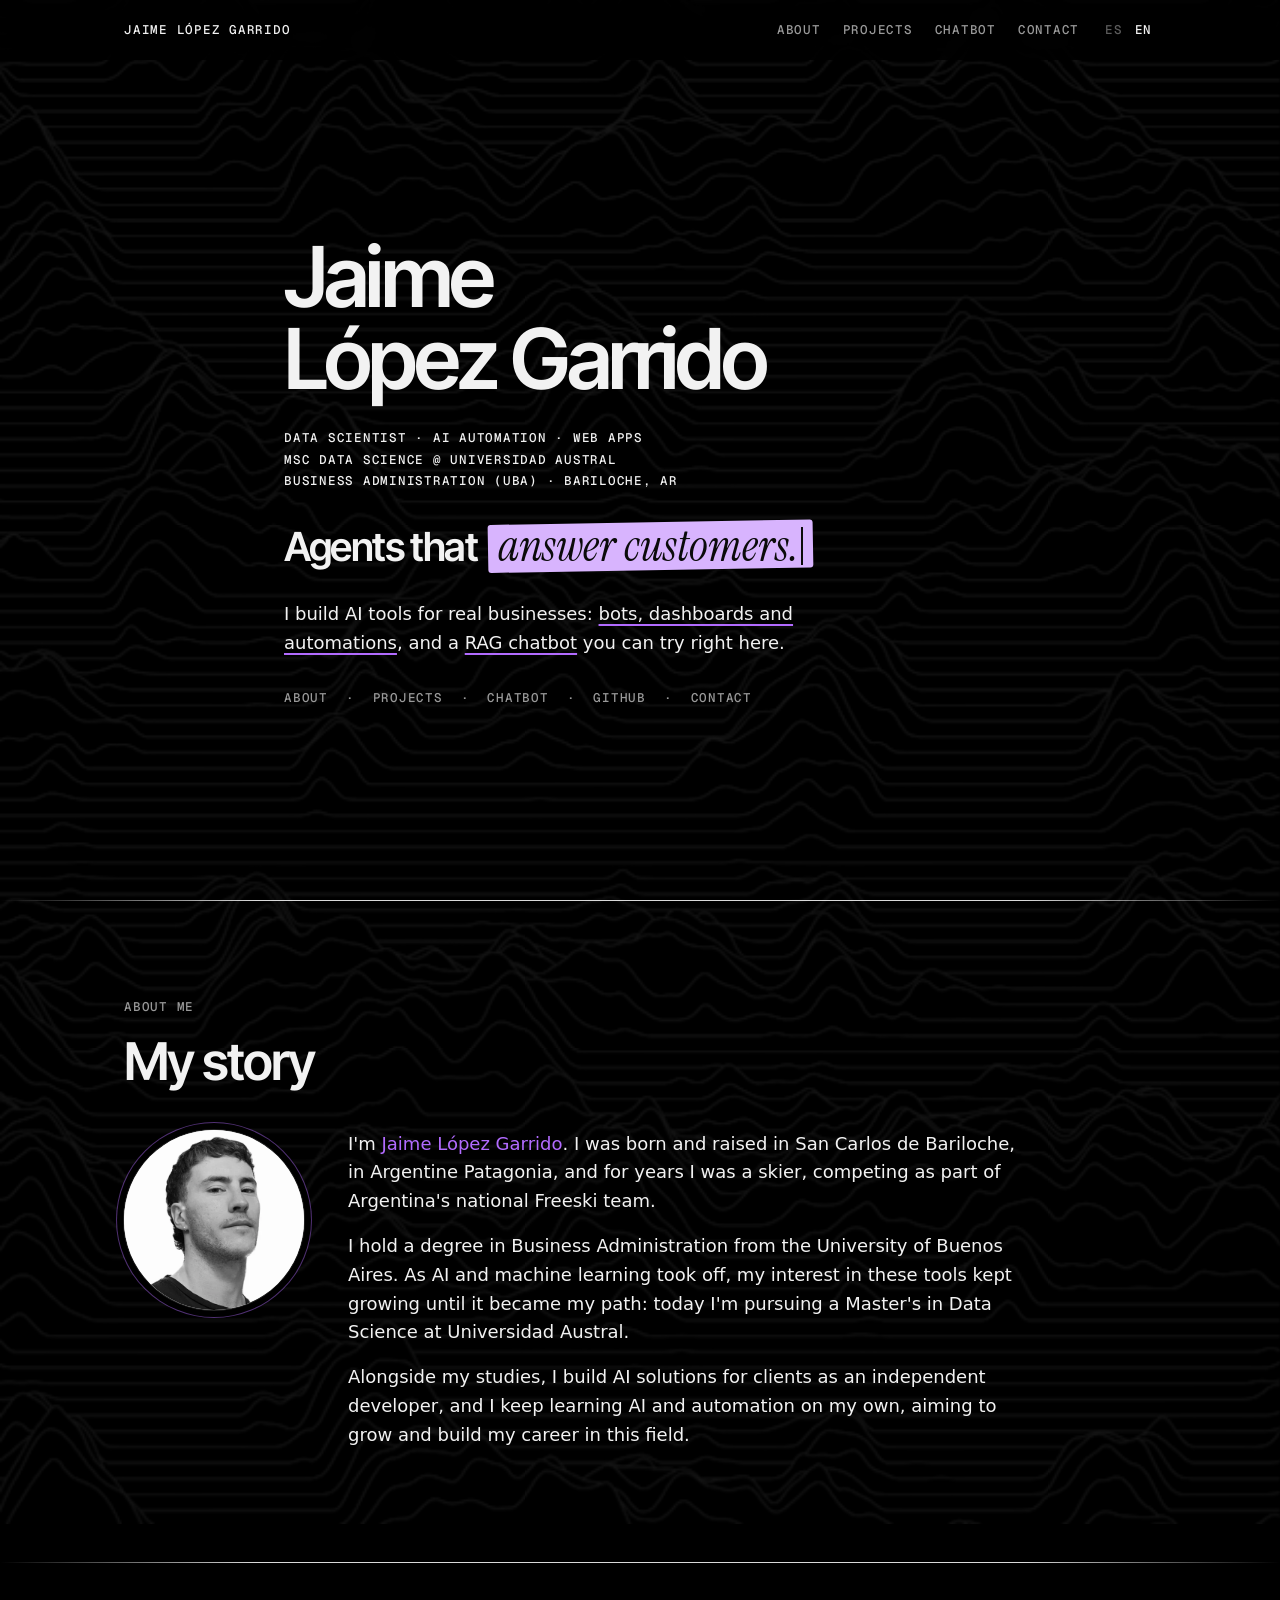
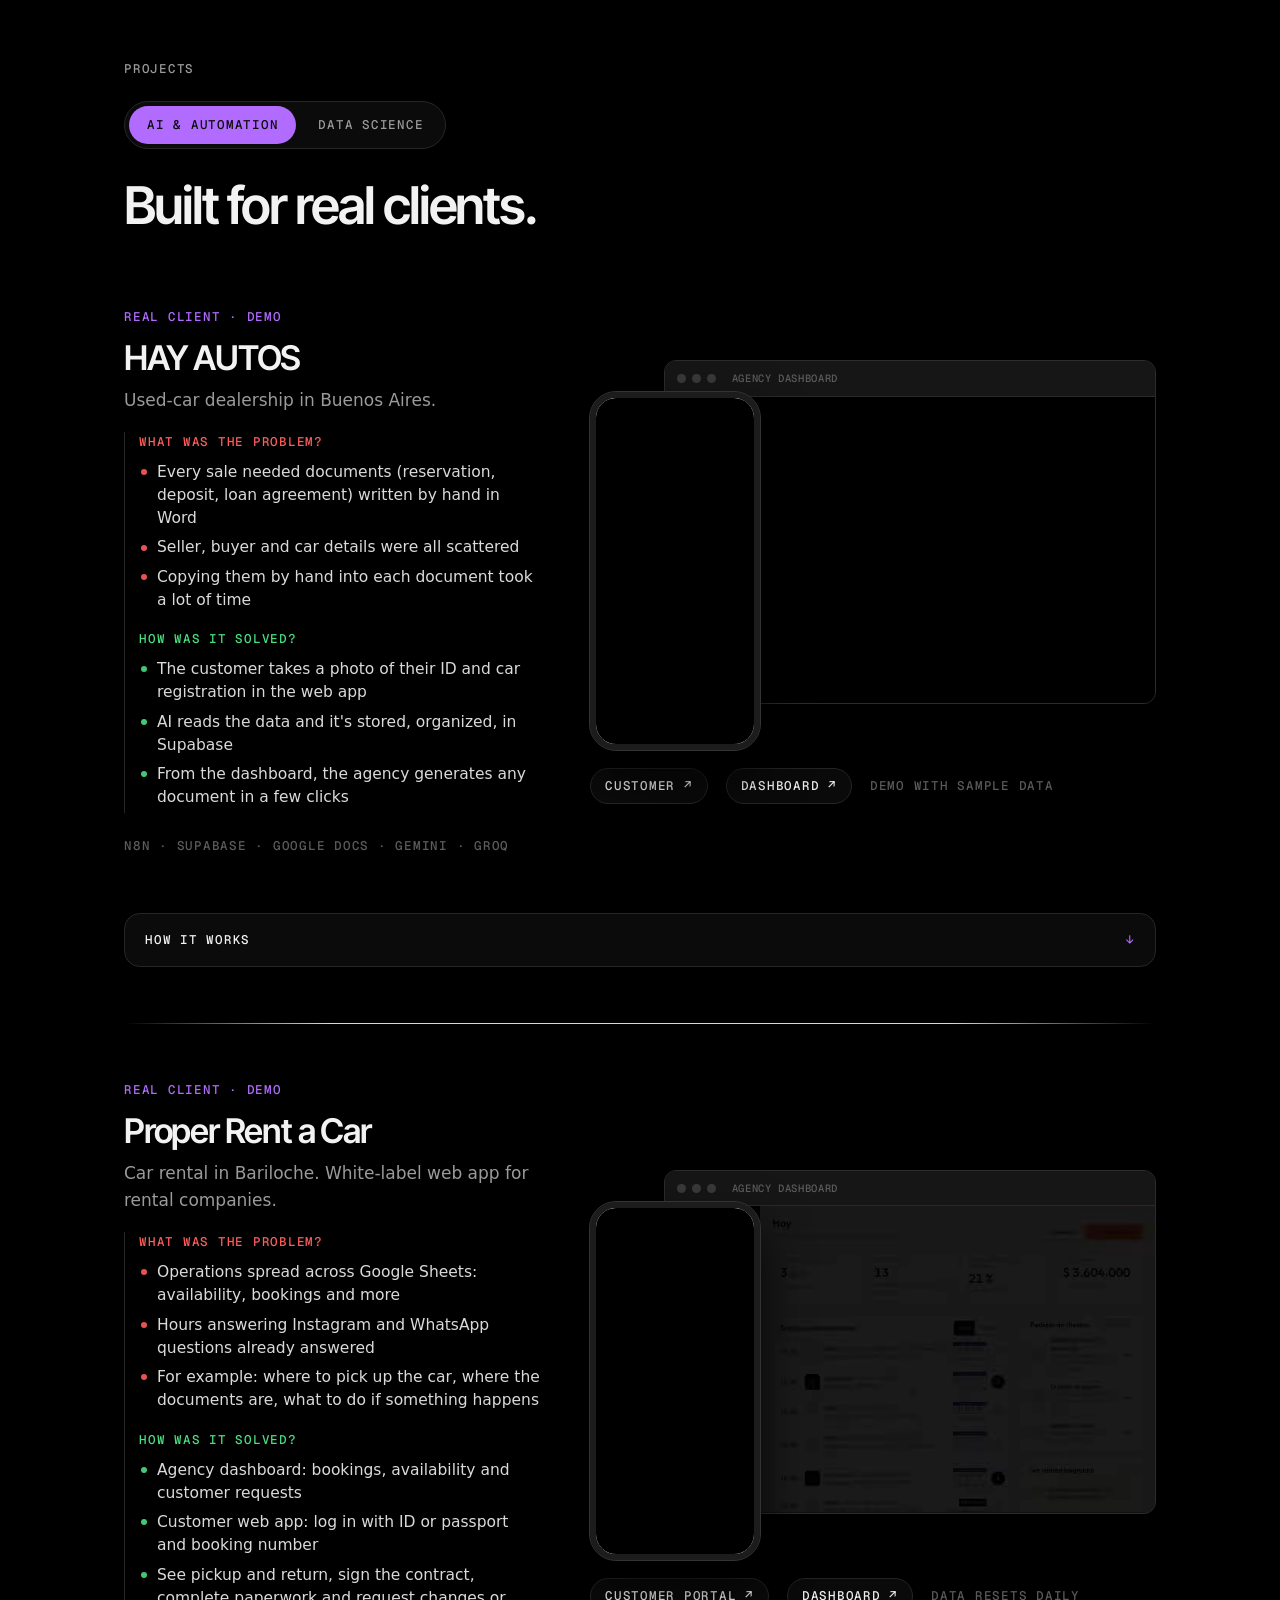
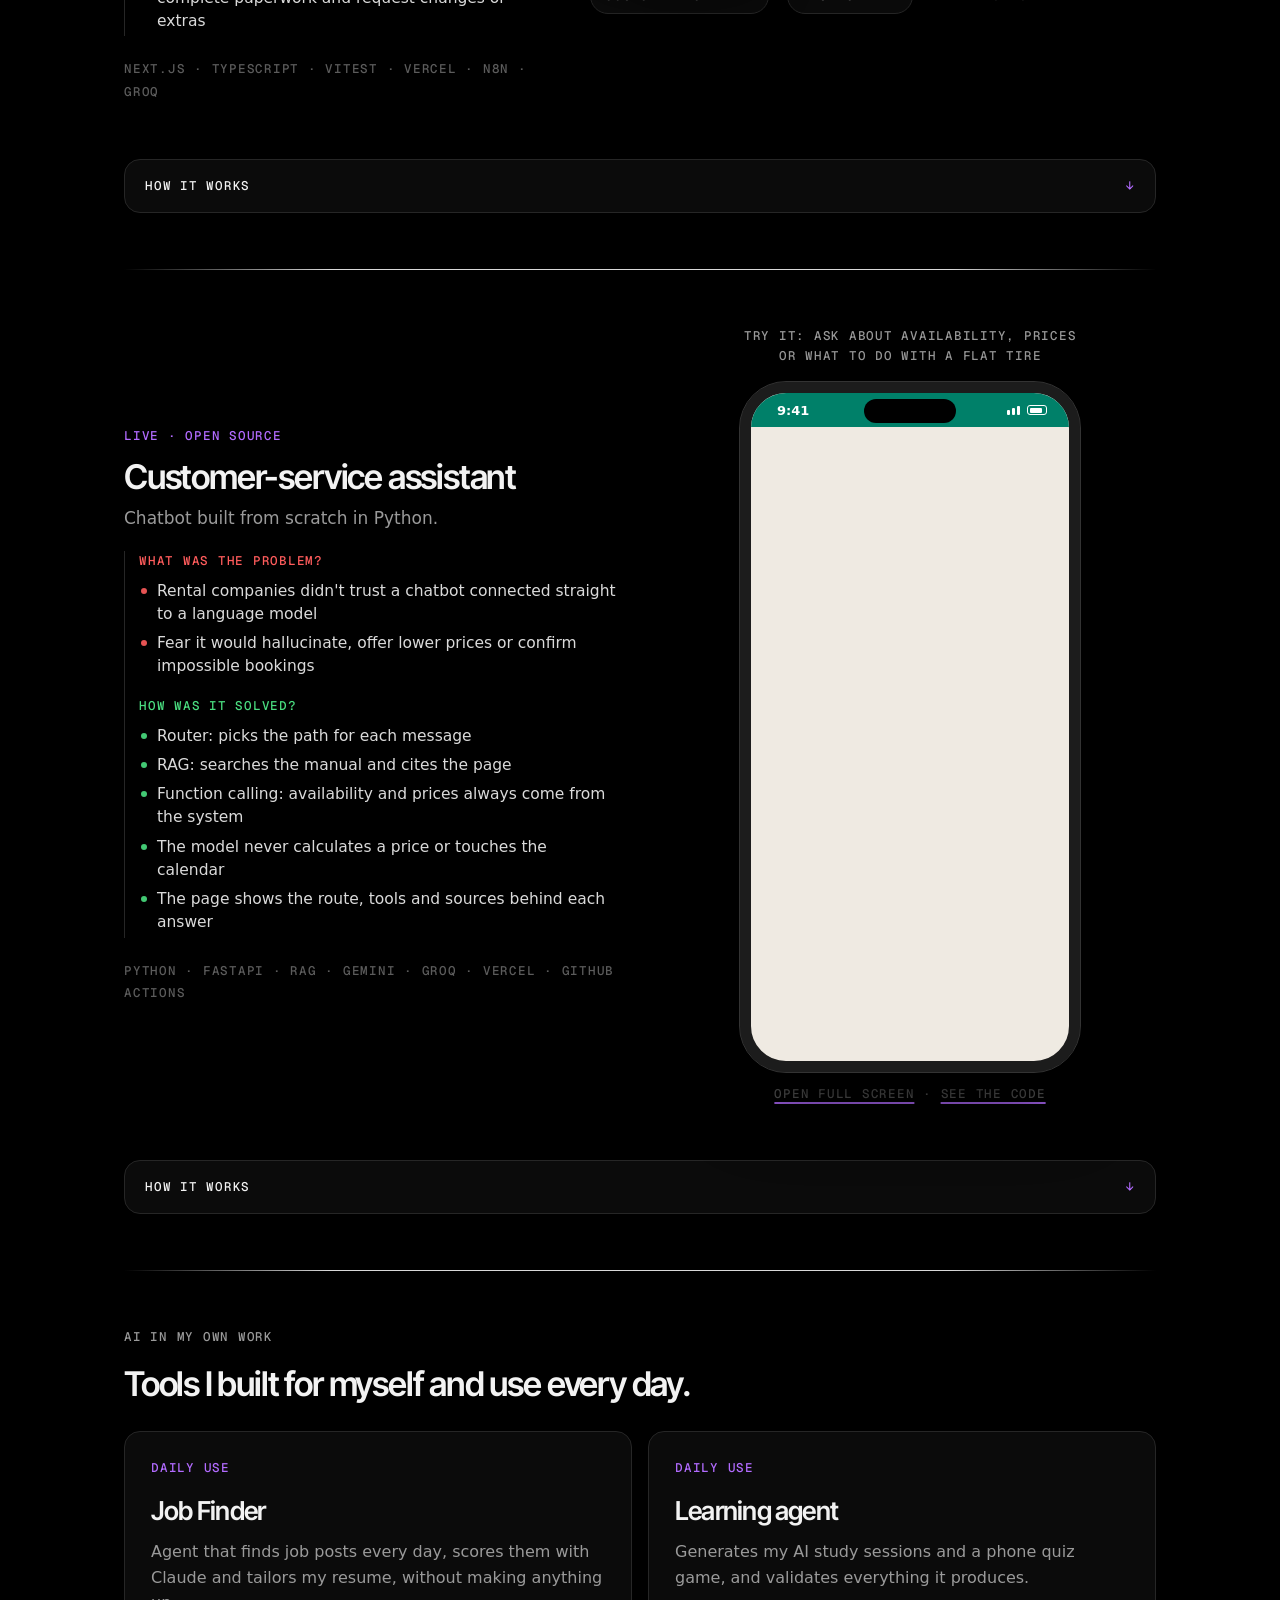
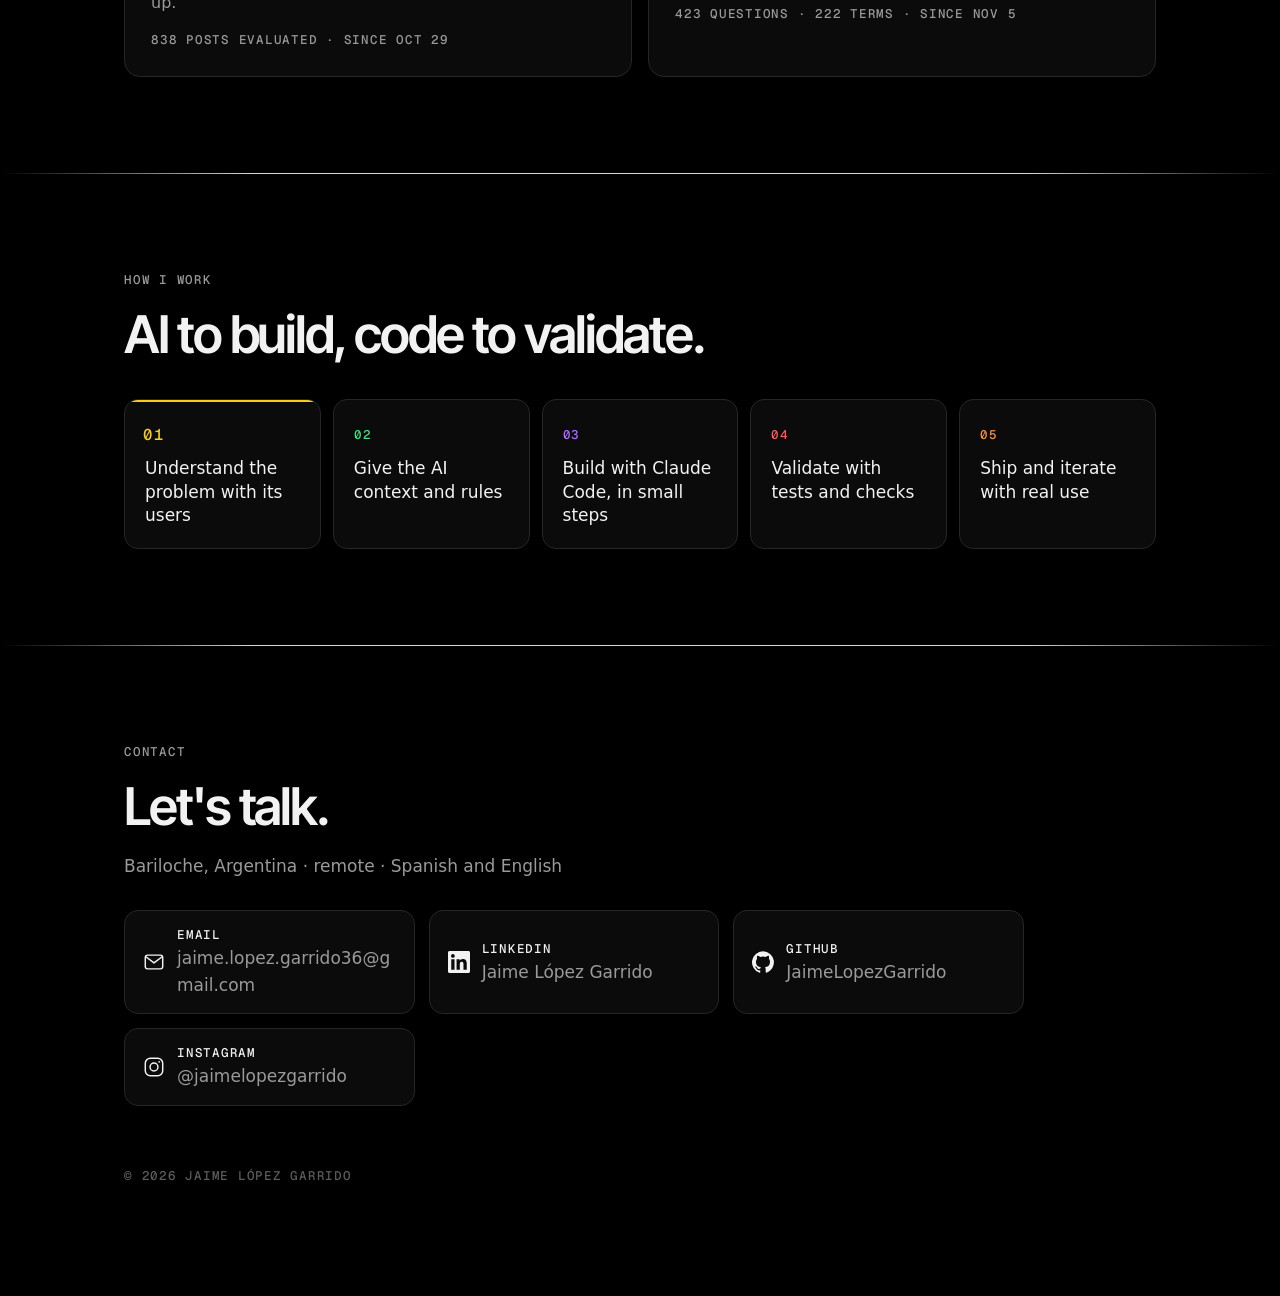
<file: index.html>
<!doctype html>
<html lang="es" data-lang="es" class="con-historia">
<head>
<meta charset="utf-8">
<meta name="viewport" content="width=device-width, initial-scale=1">
<title>Jaime López Garrido · Data Science e IA aplicada</title>
<meta name="description" content="Jaime López Garrido: data science, automatización con IA y web apps para negocios reales. Proyectos y demos para probar.">
<meta name="theme-color" content="#000000">
<link rel="icon" href="favicon.ico?v=2" sizes="any">
<link rel="icon" type="image/png" sizes="32x32" href="favicon-32.png?v=2">
<link rel="apple-touch-icon" href="apple-touch-icon.png">
<meta property="og:title" content="Jaime López Garrido">
<meta property="og:description" content="Data science, automatización con IA y web apps para negocios reales.">
<meta property="og:image" content="https://jaimelopezgarrido.github.io/icono-512.png">
<link rel="preconnect" href="https://fonts.googleapis.com">
<link rel="preconnect" href="https://fonts.gstatic.com" crossorigin>
<link href="https://fonts.googleapis.com/css2?family=Inter+Tight:wght@500;600;700&family=Instrument+Serif:ital@0;1&family=Geist+Mono:wght@400;500&display=swap" rel="stylesheet">
<style>
:root {
  --bg: #000; --ink: #f2f2f2; --muted: #9a9a9a; --dim: #5c5c5c; --line: #262626; --card: #0b0b0b;
  --acento: #ff5c5c; --grid: rgba(255, 255, 255, .055);
  --rojo: #ff5c5c; --verde: #4ade80; --violeta: #b26bff; --amarillo: #facc15; --naranja: #fb923c; --celeste: #38bdf8;
  --c: var(--acento);
  --sans: ui-sans-serif, system-ui, -apple-system, "Segoe UI", sans-serif;
  --mono: ui-monospace, "SF Mono", "Geist Mono", Menlo, monospace;
  --nombre: "Inter Tight", ui-sans-serif, system-ui, sans-serif;
}
* { box-sizing: border-box; }
html { scroll-behavior: smooth; background: var(--bg); }
body { margin: 0; background: transparent; color: var(--ink); font: 300 17px/1.6 var(--sans); -webkit-font-smoothing: antialiased; }
a { color: inherit; }
html[data-lang="es"] [lang="en"], html[data-lang="en"] [lang="es"] { display: none !important; }
/* Fondo: montañas de líneas, apenas visibles. Se mueve más lento que el contenido (parallax) */
#fondo { position: fixed; left: 0; top: 0; width: 100%; height: 100vh; z-index: -1; pointer-events: none;
  background: url(img/fondo-montanas.webp) center top / cover no-repeat; opacity: .085; will-change: transform; }
.cont { max-width: 1080px; margin: 0 auto; padding: 0 24px; }
.mono { font-family: var(--mono); font-weight: 500; font-size: 12.5px; letter-spacing: .06em; text-transform: uppercase; }
.subrayado { text-decoration: underline; text-decoration-color: var(--violeta); text-underline-offset: 4px; text-decoration-thickness: 1.5px; }
.subrayado:hover { color: #fff; text-decoration-thickness: 2.5px; }
.subrayado.verde { text-decoration-color: var(--violeta); }
.nombre-violeta { color: var(--violeta); font-weight: 500; }

/* Barra superior */
nav.top { position: sticky; top: 0; z-index: 30; background: rgba(0, 0, 0, .78); backdrop-filter: blur(10px); }
nav.top .cont { display: flex; align-items: center; gap: 22px; height: 60px; }
nav.top .inicio { text-decoration: none; margin-right: auto; color: var(--ink); }
nav.top a.l { text-decoration: none; color: var(--muted); }
nav.top a.l:hover { color: var(--ink); }
.idioma { display: flex; gap: 4px; }
.idioma button { all: unset; cursor: pointer; color: var(--dim); padding: 2px 4px; }
.idioma button.on { color: var(--ink); }

/* Separador que se dibuja al entrar en pantalla */
.linea { height: 1px; background: linear-gradient(90deg, transparent, rgba(255,255,255,.85) 20%, rgba(255,255,255,.85) 80%, transparent);
  transform: scaleX(0); transform-origin: left; transition: transform 1.4s cubic-bezier(.2,.7,.2,1); margin: 0; border: 0; }
.linea.visible { transform: scaleX(1); }
@media (prefers-reduced-motion: reduce) { .linea { transform: none; transition: none; } }

/* Portada */
/* La portada ocupa toda la pantalla: lo de abajo aparece recién al bajar */
header.hero { min-height: calc(100vh - 60px); min-height: calc(100svh - 60px); display: flex; align-items: center; }
header.hero .cont { width: 100%; padding-top: 48px; padding-bottom: 64px; max-width: 760px; }
h1 { font-family: var(--nombre); font-weight: 600; font-size: clamp(52px, 9vw, 84px); line-height: .98; letter-spacing: -.045em; margin: 0 0 26px; }
.titulos { line-height: 1.75; margin-bottom: 30px; }
/* Frase que rota, con resaltado de marcador (estilo claura) */
.rota { font-family: var(--nombre); font-weight: 600; font-size: clamp(28px, 4vw, 40px); letter-spacing: -.035em; line-height: 1.25; margin: 0 0 26px; min-height: 1.3em; }
.marca { position: relative; isolation: isolate; display: inline-block; padding: 0 .22em .04em; margin-left: .08em; color: #0b0b0b; font: italic 400 1.12em/1.1 "Instrument Serif", Georgia, serif; letter-spacing: 0; white-space: nowrap; }
.marca::before { content: ""; position: absolute; inset: .06em 0 0; background: var(--fondo-marca, #d8b4fe); border-radius: 3px; transform: rotate(-1deg) scaleX(1); transform-origin: left; transition: transform .45s cubic-bezier(.6,0,.2,1), background-color 0s; z-index: -1; }
.marca.sin-fondo::before { transform: rotate(-1deg) scaleX(0); transform-origin: right; }
.marca .txt { position: relative; }
.marca .txt::after { content: ""; display: inline-block; width: 2px; height: .85em; margin-left: 2px; background: currentColor; vertical-align: -.08em; animation: titila 1s steps(1) infinite; }
@keyframes titila { 50% { opacity: 0; } }
@media (max-width: 520px) { .rota { min-height: 2.6em; } .marca { white-space: normal; } }
.intro { font-size: 18px; max-width: 600px; margin: 0 0 30px; }
.enlaces { display: flex; flex-wrap: wrap; gap: 6px 18px; color: var(--muted); }
.enlaces a { text-decoration: none; }
.enlaces a:hover { color: var(--ink); }

/* Secciones */
section.bloque { padding: 96px 0; }
.etiqueta { color: var(--muted); margin-bottom: 18px; }
h2 { font-family: var(--nombre); font-weight: 600; font-size: clamp(34px, 5vw, 52px); line-height: 1.05; letter-spacing: -.04em; margin: 0 0 18px; }
.lead { color: var(--muted); max-width: 620px; margin: 0 0 8px; }

/* Quién soy */
.quien { display: grid; grid-template-columns: 180px 1fr; gap: 44px; align-items: start; margin-top: 40px; }
.foto { width: 180px; height: 180px; border-radius: 50%; overflow: hidden; background: #fff; box-shadow: 0 0 0 1px var(--line), 0 0 0 7px #000, 0 0 0 8px rgba(178, 107, 255, .45); }
.foto img { width: 100%; height: 100%; object-fit: cover; display: block; }
.historia p { font-size: 18px; margin: 0 0 16px; max-width: 680px; }
.quien.sin-foto { grid-template-columns: 1fr; }
.quien.sin-foto .foto { display: none; }

/* Proyectos */
.proyecto { display: grid; grid-template-columns: .9fr 1.1fr; gap: 48px; align-items: start; padding: 56px 0; }
.proyecto h3 { font-family: var(--nombre); font-weight: 600; font-size: 34px; letter-spacing: -.035em; line-height: 1.1; margin: 12px 0 10px; }
.proyecto p { color: var(--muted); margin: 0 0 18px; }
.proyecto ul { margin: 0 0 18px; padding: 0; list-style: none; }
.proyecto li { padding: 8px 0; border-top: 1px solid var(--line); font-size: 16px; }
.proyecto li:last-child { border-bottom: 1px solid var(--line); }
.estado { color: var(--c); }
.p-hay, .p-proper, .p-chat, .chico { --c: var(--violeta); }
.qa { margin: 4px 0 22px; padding-left: 14px; border-left: 1px solid var(--line); }
.qa .q { color: var(--rojo); margin: 14px 0 6px; }
.qa .q.sol { color: var(--verde); }
.qa .q:first-child { margin-top: 0; }
.proyecto .qa-lista { margin: 0; padding: 0; list-style: none; }
.proyecto .qa-lista li { border: 0; padding: 3px 0 3px 18px; position: relative; font-size: 15.5px; line-height: 1.5; color: var(--ink); opacity: .9; }
.proyecto .qa-lista li::before { content: ""; position: absolute; left: 2px; top: .72em; width: 6px; height: 6px; border-radius: 50%; background: var(--rojo); }
.proyecto .qa-lista.sol li::before { background: var(--verde); }
.qa.hecho .q { color: var(--violeta); }
.proyecto .qa.hecho .qa-lista li::before { background: var(--violeta); }
.proyecto .qa.hecho .qa-lista li { margin-bottom: 4px; }
.proyecto .qa-lista b { font-weight: 500; }
.stack { color: var(--dim); line-height: 1.8; }
.probar { display: grid; grid-template-columns: 1fr 1fr; gap: 14px; }
.tile { display: block; text-decoration: none; background: var(--card); border: 1px solid var(--line); border-radius: 14px; overflow: hidden; transition: transform .2s, border-color .2s; }
.tile:hover { transform: translateY(-3px); border-color: #555; }
.tile .img { aspect-ratio: 4 / 3; overflow: hidden; border-bottom: 1px solid var(--line); background: #111; }
.tile img { width: 100%; height: 100%; object-fit: cover; object-position: top left; display: block; opacity: .92; transition: opacity .2s; }
.tile:hover img { opacity: 1; }
.tile .pie { display: flex; justify-content: space-between; padding: 12px 14px; }
.tile.ancho { grid-column: span 2; }
.tile.ancho .img { aspect-ratio: 16 / 8; }
.nota { color: var(--dim); margin-top: 12px; }
/* Cliente en un celular y panel en una ventana, centrados con el texto */
.p-hay, .p-proper { align-items: center; grid-template-columns: .85fr 1.15fr; }
.dispositivos { position: relative; padding: 0 0 46px 0; }
.ventana, .celu { text-decoration: none; }
.ventana { display: block; margin-left: 13%; border: 1px solid #2c2c2c; border-radius: 12px; overflow: hidden; background: #111; box-shadow: 0 30px 60px rgba(0,0,0,.6); transition: transform .25s, border-color .25s; }
.ventana .barra { display: flex; align-items: center; gap: 6px; padding: 9px 12px; background: #161616; border-bottom: 1px solid #2a2a2a; }
.ventana .barra i { width: 9px; height: 9px; border-radius: 50%; background: #3a3a3a; }
.ventana .barra span.mono { margin-left: 10px; color: var(--dim); font-size: 10.5px; }
.ventana img, .ventana video { display: block; width: 100%; aspect-ratio: 16 / 10; object-fit: cover; object-position: top left; }
.celu { position: absolute; left: 0; bottom: 0; width: 30%; aspect-ratio: 9 / 19; border-radius: 26px; border: 6px solid #1c1c1c; outline: 1px solid #333; overflow: hidden; background: #fff; box-shadow: 0 24px 50px rgba(0,0,0,.75); transition: transform .25s; }
.celu img, .celu video { display: block; width: 100%; height: 100%; object-fit: cover; object-position: top center; }
/* Al pasar el mouse, aviso de que se puede abrir la demo */
.ventana { position: relative; }
.ventana .abrir, .celu .abrir { position: absolute; z-index: 2; left: 50%; bottom: 14px; transform: translate(-50%, 8px); opacity: 0; transition: opacity .25s, transform .25s; background: rgba(0,0,0,.82); color: #fff; border: 1px solid #444; border-radius: 99px; padding: 6px 12px; white-space: nowrap; font-size: 11px; pointer-events: none; }
.ventana:hover .abrir, .celu:hover .abrir { opacity: 1; transform: translate(-50%, 0); }
.ventana .abrir { bottom: 18px; left: 62%; }
.ventana:hover { transform: translateY(-3px); border-color: #555; }
.celu:hover { transform: translateY(-4px) rotate(-1deg); }
.demo-links { display: flex; flex-wrap: wrap; align-items: center; gap: 8px 18px; margin-top: 18px; }
.demo-links a { text-decoration: none; color: var(--ink); border: 1px solid var(--line); border-radius: 99px; padding: 7px 14px; background: var(--card); }
.demo-links a:hover { border-color: var(--c); }
.demo-links .nota-demo { color: var(--dim); }

.uso-personal { padding-top: 56px; }
/* Solapas de Proyectos: AI & Automatizaciones / Data Science */
.solapas { display: inline-flex; gap: 4px; padding: 4px; margin: 4px 0 30px; border: 1px solid var(--line); border-radius: 99px; background: var(--card); }
.solapas button { all: unset; cursor: pointer; padding: 9px 18px; border-radius: 99px; color: var(--muted); font-size: 12.5px; letter-spacing: .06em; text-transform: uppercase; transition: background .25s, color .25s; }
.solapas button:hover { color: var(--ink); }
.solapas button[aria-selected="true"] { background: var(--violeta); color: #0b0b0b; }
.solapas button:focus-visible { outline: 2px solid var(--violeta); outline-offset: 2px; }
.panel-proy { animation: aparecer .45s ease both; }
@keyframes aparecer { from { opacity: 0; transform: translateY(8px); } }
@media (prefers-reduced-motion: reduce) { .panel-proy { animation: none; } }
.p-dato { --c: var(--violeta); align-items: center; grid-template-columns: .85fr 1.15fr; }
.dispositivos.solo { padding-bottom: 0; }
.dispositivos.solo .ventana { margin-left: 0; }
.subtitulo { font-family: var(--nombre); font-weight: 600; font-size: clamp(26px, 3.4vw, 34px); letter-spacing: -.035em; line-height: 1.1; margin: 0; }
.chicos { display: grid; grid-template-columns: 1fr 1fr; gap: 16px; padding: 28px 0 0; }
.chico { background: var(--card); border: 1px solid var(--line); border-radius: 16px; padding: 26px; }
.chico h3 { font-family: var(--nombre); font-weight: 600; font-size: 26px; letter-spacing: -.03em; margin: 12px 0 8px; }
.chico p { color: var(--muted); margin: 0 0 14px; font-size: 16px; }

/* "Cómo funciona": desplegable con diagrama animado y ejemplo paso a paso */
.como { grid-column: 1 / -1; border: 1px solid var(--line); border-radius: 16px; background: var(--card); margin-top: 8px; }
.como summary { list-style: none; cursor: pointer; padding: 16px 20px; display: flex; justify-content: space-between; align-items: center; color: var(--ink); }
.como summary::-webkit-details-marker { display: none; }
.como summary .flecha { transition: transform .3s; color: var(--c); }
.como[open] summary .flecha { transform: rotate(180deg); }
.como summary:hover { color: #fff; }
.como-cuerpo { padding: 4px 20px 26px; display: grid; grid-template-columns: 1fr; gap: 26px; }
.diagrama-caja { overflow-x: auto; }
.diagrama { width: 100%; min-width: 560px; height: auto; display: block; }
/* Flujos dibujados con Mermaid (herramientas/flujos): las conexiones se mueven como un flujo de datos */
.diagrama-caja svg[id^="flujo-"] { display: block; width: 100%; min-width: 680px; height: auto; margin: 0 auto; }
.diagrama-caja svg[id^="flujo-"] .flowchart-link { stroke-dasharray: 5 5; animation: fluir 1.1s linear infinite; }
.diagrama-caja svg[id^="flujo-"] .edgeLabel text, .diagrama-caja svg[id^="flujo-"] .edgeLabel tspan { fill: var(--muted) !important; }
@media (prefers-reduced-motion: reduce) { .diagrama-caja svg[id^="flujo-"] .flowchart-link { animation: none; } }
.diagrama .nodo { fill: #0d0d0d; stroke: #3a3a3a; stroke-width: 1; }
.diagrama .nodo.destacado { stroke: var(--c); }
.diagrama .t { fill: var(--ink); font: 600 12px var(--mono); letter-spacing: .05em; text-anchor: middle; }
.diagrama .s { fill: var(--muted); font: 400 10.5px var(--mono); text-anchor: middle; }
.diagrama .c { fill: none; stroke: #333; stroke-width: 1.2; }
.diagrama .c.punteada { stroke-dasharray: 3 4; }
.diagrama .recorrido { fill: none; stroke: var(--c); stroke-width: 1.4; stroke-opacity: .35; stroke-dasharray: 4 6; animation: fluir 1.2s linear infinite; }
.diagrama .punto { fill: var(--c); filter: drop-shadow(0 0 6px var(--c)); }
@keyframes fluir { to { stroke-dashoffset: -20; } }
@media (prefers-reduced-motion: reduce) { .diagrama .recorrido { animation: none; } .diagrama .punto { display: none; } }
.ejemplo .ej-titulo { color: var(--c); margin-bottom: 12px; }
.ejemplo ol { margin: 0; padding-left: 20px; columns: 2; column-gap: 40px; }
.proyecto .ejemplo li { margin-bottom: 12px; color: var(--muted); font-size: 15px; line-height: 1.55; border: 0; padding: 0; break-inside: avoid; }
.ejemplo li b, .ejemplo li i { color: var(--ink); }
.ejemplo code { font: 12px var(--mono); color: var(--ink); background: #161616; border: 1px solid var(--line); padding: 1px 5px; border-radius: 5px; }

/* Cómo trabajo */
.pasos { display: grid; grid-template-columns: repeat(5, 1fr); gap: 12px; margin-top: 36px; }
.paso { --col: var(--acento); position: relative; overflow: hidden; border: 1px solid var(--line); border-radius: 14px; padding: 20px; background: var(--card); transition: border-color .6s, background-color .6s, box-shadow .6s; }
/* Flujo: una barra recorre cada paso y lo pinta de su color, después pasa al siguiente */
.paso::before { content: ""; position: absolute; left: 0; top: 0; height: 2px; width: 100%; background: var(--col); transform: scaleX(0); transform-origin: left; }
.paso.activo::before { transform: scaleX(1); transition: transform .8s cubic-bezier(.6,0,.3,1); }
.paso.pintado { border-color: color-mix(in srgb, var(--col) 55%, transparent); background: color-mix(in srgb, var(--col) 10%, var(--card)); box-shadow: 0 0 28px -10px var(--col); }
.paso .n { display: inline-block; transition: transform .4s; }
.paso.activo:not(.pintado) .n { transform: scale(1.25); }
.pasos.apagando .paso { transition-duration: .9s; }
@media (prefers-reduced-motion: reduce) { .paso::before { display: none; } }
.paso .n { color: var(--acento); }
.paso:nth-child(1) { --col: var(--amarillo); } .paso:nth-child(2) { --col: var(--verde); } .paso:nth-child(3) { --col: var(--violeta); } .paso:nth-child(4) { --col: var(--rojo); } .paso:nth-child(5) { --col: var(--naranja); }
.paso .n { color: var(--col); }
.paso b { display: block; font-weight: 500; margin-top: 10px; line-height: 1.4; }

/* Demo embebida */
.demo-caja { margin-top: 0; }
.asistente { grid-template-columns: 1fr 1fr; align-items: center; }
/* El chat del asistente dentro de un celular */
.telefono { position: relative; width: 340px; max-width: 100%; height: 690px; margin: 0 auto; border-radius: 46px; border: 11px solid #1c1c1c; outline: 1px solid #333; overflow: hidden; background: #efeae2; box-shadow: 0 30px 70px rgba(0,0,0,.7); }
/* Cursor guiado (estilo claura): va hasta una respuesta rápida y arranca la charla de ejemplo */
.con-cursor { position: relative; }
.cursor-guia { position: absolute; left: 0; top: 0; z-index: 5; pointer-events: none; opacity: 0; transition: transform 1.3s cubic-bezier(.65,0,.25,1), opacity .4s; }
.cursor-guia.ve { opacity: 1; }
.cursor-guia svg { width: 26px; height: 26px; display: block; filter: drop-shadow(0 3px 6px rgba(0,0,0,.45)); }
.cursor-guia .etq { position: absolute; left: 22px; top: 26px; white-space: nowrap; background: #111; color: #fff; border: 1px solid #333; font: 500 12.5px var(--sans); padding: 6px 10px; border-radius: 8px; }
.cursor-guia .onda { position: absolute; left: -9px; top: -9px; width: 18px; height: 18px; border-radius: 50%; border: 2px solid var(--violeta); opacity: 0; }
.cursor-guia.clic .onda { animation: onda .6s ease-out; }
.cursor-guia.clic svg { transform: scale(.85); transition: transform .12s; }
@keyframes onda { from { opacity: 1; transform: scale(.4); } to { opacity: 0; transform: scale(2.6); } }
.telefono iframe { width: 100%; height: calc(100% - 34px); border: 0; display: block; }
.telefono .estatus { height: 34px; background: #008069; color: #fff; display: flex; align-items: center; justify-content: space-between; padding: 0 22px 0 26px; font: 600 13px -apple-system, system-ui, sans-serif; }
.telefono .iconos { display: flex; align-items: flex-end; gap: 2px; }
.telefono .iconos i { width: 3px; background: #fff; border-radius: 1px; }
.telefono .iconos i:nth-child(1) { height: 5px; } .telefono .iconos i:nth-child(2) { height: 7px; } .telefono .iconos i:nth-child(3) { height: 9px; }
.telefono .iconos b { width: 20px; height: 10px; border: 1.5px solid #fff; border-radius: 3px; margin-left: 5px; position: relative; }
.telefono .iconos b::after { content: ""; position: absolute; inset: 1.5px 4px 1.5px 1.5px; background: #fff; border-radius: 1px; }
.telefono .isla { position: absolute; top: 6px; left: 50%; transform: translateX(-50%); width: 92px; height: 24px; border-radius: 14px; background: #000; z-index: 2; pointer-events: none; }
[id] { scroll-margin-top: 70px; }
.demo-caja iframe { width: 100%; height: 600px; border: 1px solid var(--line); border-radius: 16px; background: #fff; }

/* Contacto */
footer { padding: 96px 0 110px; }
.redes { display: grid; grid-template-columns: repeat(auto-fit, minmax(240px, 1fr)); gap: 14px; margin-top: 30px; max-width: 900px; }
.red .que { overflow-wrap: anywhere; }
.red { display: flex; align-items: center; gap: 12px; text-decoration: none; border: 1px solid var(--line); border-radius: 14px; padding: 14px 18px; background: var(--card); transition: border-color .2s, transform .2s; }
.red:hover { border-color: #777; transform: translateY(-2px); }
.red svg { width: 22px; height: 22px; flex: none; }
.red span { display: block; }
.red .que { color: var(--muted); }
.legal { color: var(--dim); margin-top: 60px; }
/* "Quién soy" queda oculto hasta tener el texto y la foto de Jaime */
html:not(.con-historia) [data-quien] { display: none !important; }

@media (max-width: 860px) {
  nav.top a.l { display: none; }
  header.hero .cont { padding-top: 32px; padding-bottom: 48px; }
  section.bloque { padding: 70px 0; }
  .quien, .proyecto, .chicos { grid-template-columns: 1fr; gap: 28px; }
  .quien .foto { width: 140px; height: 140px; }
  .pasos { grid-template-columns: 1fr 1fr; }
  .p-hay, .p-proper, .p-dato { grid-template-columns: 1fr; }
  .ventana { margin-left: 18%; }
  .celu { width: 34%; border-radius: 20px; border-width: 5px; }
  .telefono { width: min(340px, 88vw); height: 640px; }
  .ejemplo ol { columns: 1; }
}
@media (max-width: 520px) { .probar { grid-template-columns: 1fr; } .tile.ancho { grid-column: span 1; } .pasos { grid-template-columns: 1fr; } }
</style>
<!-- Estadísticas de visitas (GoatCounter: sin cookies, no guarda IPs) -->
<script data-goatcounter="https://jaimelopezgarrido.goatcounter.com/count" async src="https://gc.zgo.at/count.js"></script>
</head>
<body id="arriba">
<div id="fondo" aria-hidden="true"></div>
<nav class="top"><div class="cont">
  <a class="inicio mono" href="#arriba">Jaime López Garrido</a>
  <a class="l mono" href="#quien" data-quien><span lang="es">Quién soy</span><span lang="en">About</span></a>
  <a class="l mono" href="#proyectos"><span lang="es">Proyectos</span><span lang="en">Projects</span></a>
  <a class="l mono" href="#asistente">Chatbot</a>
  <a class="l mono" href="#contacto"><span lang="es">Contacto</span><span lang="en">Contact</span></a>
  <div class="idioma mono"><button data-l="es">ES</button><button data-l="en">EN</button></div>
</div></nav>

<header class="hero"><div class="cont">
  <h1>Jaime<br>López Garrido</h1>
  <div class="titulos mono">
    Data Scientist · AI Automation · Web Apps<br>
    MSc Data Science @ Universidad Austral<br>
    Business Administration (UBA) · Bariloche, AR
  </div>
  <p class="rota"><span lang="es">Agentes que</span><span lang="en">Agents that</span> <span class="marca" id="marca"><span class="txt" id="marca-txt">responden consultas.</span></span></p>
  <p class="intro"><span lang="es">Construyo herramientas con IA para negocios reales: <a class="subrayado" href="#proyectos">bots, paneles y automatizaciones</a>, y un <a class="subrayado verde" href="#asistente">chatbot con RAG</a> que podés probar acá.</span><span lang="en">I build AI tools for real businesses: <a class="subrayado" href="#proyectos">bots, dashboards and automations</a>, and a <a class="subrayado verde" href="#asistente">RAG chatbot</a> you can try right here.</span></p>
  <div class="enlaces mono">
    <a href="#quien" data-quien><span lang="es">Quién soy</span><span lang="en">About</span></a><span data-quien>·</span>
    <a href="#proyectos"><span lang="es">Proyectos</span><span lang="en">Projects</span></a><span>·</span>
    <a href="#asistente">Chatbot</a><span>·</span>
    <a href="https://github.com/JaimeLopezGarrido" target="_blank" rel="noopener">GitHub</a><span>·</span>
    <a href="#contacto"><span lang="es">Contacto</span><span lang="en">Contact</span></a>
  </div>
</div></header>

<hr class="linea" data-quien>

<section class="bloque" id="quien" data-quien><div class="cont">
  <div class="etiqueta mono"><span lang="es">Quién soy</span><span lang="en">About me</span></div>
  <h2><span lang="es">Mi historia</span><span lang="en">My story</span></h2>
  <div class="quien">
    <div class="foto" id="foto"><img src="img/jaime.webp" alt="Jaime López Garrido" width="180" height="180"></div>
    <div class="historia" id="historia">
      <p><span lang="es">Soy <span class="nombre-violeta">Jaime López Garrido</span>. Nací y crecí en San Carlos de Bariloche, en la Patagonia argentina, y durante años fui esquiador: formé parte del equipo nacional de Freeski.</span><span lang="en">I'm <span class="nombre-violeta">Jaime López Garrido</span>. I was born and raised in San Carlos de Bariloche, in Argentine Patagonia, and for years I was a skier, competing as part of Argentina's national Freeski team.</span></p>
      <p><span lang="es">Me recibí de Licenciado en Administración de Empresas en la UBA. Con el boom de la inteligencia artificial y el machine learning, mi interés por estas herramientas fue creciendo hasta convertirse en mi camino: hoy curso la Maestría en Ciencia de Datos en la Universidad Austral.</span><span lang="en">I hold a degree in Business Administration from the University of Buenos Aires. As AI and machine learning took off, my interest in these tools kept growing until it became my path: today I'm pursuing a Master's in Data Science at Universidad Austral.</span></p>
      <p><span lang="es">En paralelo desarrollo soluciones con IA para clientes de forma independiente, y sigo estudiando IA y automatización por mi cuenta, con la idea de crecer y desarrollarme en el rubro.</span><span lang="en">Alongside my studies, I build AI solutions for clients as an independent developer, and I keep learning AI and automation on my own, aiming to grow and build my career in this field.</span></p>
    </div>
  </div>
</div></section>

<hr class="linea">

<section class="bloque" id="proyectos"><div class="cont">
  <div class="etiqueta mono"><span lang="es">Proyectos</span><span lang="en">Projects</span></div>
  <div class="solapas mono" role="tablist" aria-label="Tipo de proyecto">
    <button type="button" role="tab" id="tab-ai" aria-controls="panel-ai" aria-selected="true" data-solapa="ai">AI &amp; <span lang="es">Automatizaciones</span><span lang="en">Automation</span></button>
    <button type="button" role="tab" id="tab-datos" aria-controls="panel-datos" aria-selected="false" data-solapa="datos">Data Science</button>
  </div>
  <div class="panel-proy" id="panel-ai" role="tabpanel" aria-labelledby="tab-ai">
  <h2><span lang="es">Hechos para clientes reales.</span><span lang="en">Built for real clients.</span></h2>

  <article class="proyecto p-hay">
    <div>
      <div class="estado mono"><span lang="es">Cliente real · demo</span><span lang="en">Real client · demo</span></div>
      <h3>HAY AUTOS</h3>
      <p><span lang="es">Agencia de compraventa de autos en Buenos Aires.</span><span lang="en">Used-car dealership in Buenos Aires.</span></p>
      <div class="qa">
        <div class="q mono"><span lang="es">¿Cuál era el problema?</span><span lang="en">What was the problem?</span></div>
        <ul class="qa-lista prob"><li><span lang="es">Cada venta necesitaba documentos (reserva, seña, comodato) armados a mano en Word</span><span lang="en">Every sale needed documents (reservation, deposit, loan agreement) written by hand in Word</span></li><li><span lang="es">Los datos del vendedor, el comprador y el auto estaban por separado</span><span lang="en">Seller, buyer and car details were all scattered</span></li><li><span lang="es">Copiarlos a mano en cada documento llevaba mucho tiempo</span><span lang="en">Copying them by hand into each document took a lot of time</span></li></ul>
        <div class="q sol mono"><span lang="es">¿Cómo se solucionó?</span><span lang="en">How was it solved?</span></div>
        <ul class="qa-lista sol"><li><span lang="es">El cliente saca una foto de su DNI y su cédula verde desde la web app</span><span lang="en">The customer takes a photo of their ID and car registration in the web app</span></li><li><span lang="es">La IA lee los datos y quedan guardados y ordenados en Supabase</span><span lang="en">AI reads the data and it's stored, organized, in Supabase</span></li><li><span lang="es">Desde el panel, la agencia genera cualquier documento en pocos clics</span><span lang="en">From the dashboard, the agency generates any document in a few clicks</span></li></ul>
      </div>
      <div class="stack mono">n8n · Supabase · Google Docs · Gemini · Groq</div>
    </div>
    <div>
      <div class="dispositivos">
        <a class="ventana" href="demos/hayautos/panel/" data-goatcounter-click="demo-hayautos-panel" target="_blank" rel="noopener" aria-label="Panel">
          <div class="barra"><i></i><i></i><i></i><span class="mono"><span lang="es">Panel de la agencia</span><span lang="en">Agency dashboard</span></span></div>
          <video muted loop playsinline preload="none" poster="video/hayautos-panel.webp" data-auto><source src="video/hayautos-panel.webm" type="video/webm"><source src="video/hayautos-panel.mp4" type="video/mp4"></video><span class="abrir mono"><span lang="es">Abrir demo ↗</span><span lang="en">Open demo ↗</span></span>
        </a>
        <a class="celu" href="demos/hayautos/" data-goatcounter-click="demo-hayautos-cliente" target="_blank" rel="noopener" aria-label="Cliente"><video muted loop playsinline preload="none" poster="video/hayautos-cliente.webp" data-auto><source src="video/hayautos-cliente.webm" type="video/webm"><source src="video/hayautos-cliente.mp4" type="video/mp4"></video><span class="abrir mono"><span lang="es">Abrir demo ↗</span><span lang="en">Open demo ↗</span></span></a>
      </div>
      <div class="demo-links mono">
        <a href="demos/hayautos/" data-goatcounter-click="demo-hayautos-cliente" target="_blank" rel="noopener"><span lang="es">Cliente</span><span lang="en">Customer</span> ↗</a>
        <a href="demos/hayautos/panel/" data-goatcounter-click="demo-hayautos-panel" target="_blank" rel="noopener"><span lang="es">Panel</span><span lang="en">Dashboard</span> ↗</a>
        <span class="nota-demo"><span lang="es">Demo con datos de ejemplo</span><span lang="en">Demo with sample data</span></span>
      </div>
    </div>
    <details class="como" id="como-hayautos"><summary class="mono"><span lang="es">Cómo funciona</span><span lang="en">How it works</span><span class="flecha">↓</span></summary><div class="como-cuerpo"><div class="diagrama-caja"><div lang="es"><svg aria-roledescription="flowchart-v2" role="graphics-document document" viewBox="0 0.0000019073486328125 1582.984375 146.29998779296875" style="max-width: 1582.984375px;" class="flowchart" xmlns="http://www.w3.org/2000/svg" width="100%" id="flujo-hayautos-es"><style>#flujo-hayautos-es{font-family:Geist Mono,ui-monospace,Menlo,monospace;font-size:13px;fill:#f2f2f2;}#flujo-hayautos-es .error-icon{fill:#0d0d0d;}#flujo-hayautos-es .error-text{fill:#f2f2f2;stroke:#f2f2f2;}#flujo-hayautos-es .edge-thickness-normal{stroke-width:1px;}#flujo-hayautos-es .edge-thickness-thick{stroke-width:3.5px;}#flujo-hayautos-es .edge-pattern-solid{stroke-dasharray:0;}#flujo-hayautos-es .edge-thickness-invisible{stroke-width:0;fill:none;}#flujo-hayautos-es .edge-pattern-dashed{stroke-dasharray:3;}#flujo-hayautos-es .edge-pattern-dotted{stroke-dasharray:2;}#flujo-hayautos-es .marker{fill:#5c5c5c;stroke:#5c5c5c;}#flujo-hayautos-es .marker.cross{stroke:#5c5c5c;}#flujo-hayautos-es svg{font-family:Geist Mono,ui-monospace,Menlo,monospace;font-size:13px;}#flujo-hayautos-es p{margin:0;}#flujo-hayautos-es .label{font-family:Geist Mono,ui-monospace,Menlo,monospace;color:#f2f2f2;}#flujo-hayautos-es .cluster-label text{fill:#f2f2f2;}#flujo-hayautos-es .cluster-label span{color:#f2f2f2;}#flujo-hayautos-es .cluster-label span p{background-color:transparent;}#flujo-hayautos-es .label text,#flujo-hayautos-es span{fill:#f2f2f2;color:#f2f2f2;}#flujo-hayautos-es .node rect,#flujo-hayautos-es .node circle,#flujo-hayautos-es .node ellipse,#flujo-hayautos-es .node polygon,#flujo-hayautos-es .node path{fill:#0d0d0d;stroke:#3a3a3a;stroke-width:1px;}#flujo-hayautos-es .rough-node .label text,#flujo-hayautos-es .node .label text,#flujo-hayautos-es .image-shape .label,#flujo-hayautos-es .icon-shape .label{text-anchor:middle;}#flujo-hayautos-es .node .katex path{fill:#000;stroke:#000;stroke-width:1px;}#flujo-hayautos-es .rough-node .label,#flujo-hayautos-es .node .label,#flujo-hayautos-es .image-shape .label,#flujo-hayautos-es .icon-shape .label{text-align:center;}#flujo-hayautos-es .node.clickable{cursor:pointer;}#flujo-hayautos-es .root .anchor path{fill:#5c5c5c!important;stroke-width:0;stroke:#5c5c5c;}#flujo-hayautos-es .arrowheadPath{fill:rgba(255, 255, 255, 0);}#flujo-hayautos-es .edgePath .path{stroke:#5c5c5c;stroke-width:2.0px;}#flujo-hayautos-es .flowchart-link{stroke:#5c5c5c;fill:none;}#flujo-hayautos-es .edgeLabel{background-color:#000000;text-align:center;}#flujo-hayautos-es .edgeLabel p{background-color:#000000;}#flujo-hayautos-es .edgeLabel rect{opacity:0.5;background-color:#000000;fill:#000000;}#flujo-hayautos-es .labelBkg{background-color:rgba(0, 0, 0, 0.5);}#flujo-hayautos-es .cluster rect{fill:#0d0d0d;stroke:hsl(0, 0%, 0%);stroke-width:1px;}#flujo-hayautos-es .cluster text{fill:#f2f2f2;}#flujo-hayautos-es .cluster span{color:#f2f2f2;}#flujo-hayautos-es div.mermaidTooltip{position:absolute;text-align:center;max-width:200px;padding:2px;font-family:Geist Mono,ui-monospace,Menlo,monospace;font-size:12px;background:#0d0d0d;border:1px solid hsl(0, 0%, 0%);border-radius:2px;pointer-events:none;z-index:100;}#flujo-hayautos-es .flowchartTitleText{text-anchor:middle;font-size:18px;fill:#f2f2f2;}#flujo-hayautos-es rect.text{fill:none;stroke-width:0;}#flujo-hayautos-es .icon-shape,#flujo-hayautos-es .image-shape{background-color:#000000;text-align:center;}#flujo-hayautos-es .icon-shape p,#flujo-hayautos-es .image-shape p{background-color:#000000;padding:2px;}#flujo-hayautos-es .icon-shape rect,#flujo-hayautos-es .image-shape rect{opacity:0.5;background-color:#000000;fill:#000000;}#flujo-hayautos-es :root{--mermaid-font-family:Geist Mono,ui-monospace,Menlo,monospace;}#flujo-hayautos-es .destacado rect{stroke:#b26bff!important;stroke-width:1.5px!important;}#flujo-hayautos-es .destacado polygon{stroke:#b26bff!important;stroke-width:1.5px!important;}#flujo-hayautos-es .destacado ellipse{stroke:#b26bff!important;stroke-width:1.5px!important;}#flujo-hayautos-es .destacado circle{stroke:#b26bff!important;stroke-width:1.5px!important;}#flujo-hayautos-es .destacado path{stroke:#b26bff!important;stroke-width:1.5px!important;}</style><g><marker orient="auto" markerHeight="8" markerWidth="8" markerUnits="userSpaceOnUse" refY="5" refX="5" viewBox="0 0 10 10" class="marker flowchart-v2" id="flujo-hayautos-es_flowchart-v2-pointEnd"><path style="stroke-width: 1; stroke-dasharray: 1, 0;" class="arrowMarkerPath" d="M 0 0 L 10 5 L 0 10 z"></path></marker><marker orient="auto" markerHeight="8" markerWidth="8" markerUnits="userSpaceOnUse" refY="5" refX="4.5" viewBox="0 0 10 10" class="marker flowchart-v2" id="flujo-hayautos-es_flowchart-v2-pointStart"><path style="stroke-width: 1; stroke-dasharray: 1, 0;" class="arrowMarkerPath" d="M 0 5 L 10 10 L 10 0 z"></path></marker><marker orient="auto" markerHeight="11" markerWidth="11" markerUnits="userSpaceOnUse" refY="5" refX="11" viewBox="0 0 10 10" class="marker flowchart-v2" id="flujo-hayautos-es_flowchart-v2-circleEnd"><circle style="stroke-width: 1; stroke-dasharray: 1, 0;" class="arrowMarkerPath" r="5" cy="5" cx="5"></circle></marker><marker orient="auto" markerHeight="11" markerWidth="11" markerUnits="userSpaceOnUse" refY="5" refX="-1" viewBox="0 0 10 10" class="marker flowchart-v2" id="flujo-hayautos-es_flowchart-v2-circleStart"><circle style="stroke-width: 1; stroke-dasharray: 1, 0;" class="arrowMarkerPath" r="5" cy="5" cx="5"></circle></marker><marker orient="auto" markerHeight="11" markerWidth="11" markerUnits="userSpaceOnUse" refY="5.2" refX="12" viewBox="0 0 11 11" class="marker cross flowchart-v2" id="flujo-hayautos-es_flowchart-v2-crossEnd"><path style="stroke-width: 2; stroke-dasharray: 1, 0;" class="arrowMarkerPath" d="M 1,1 l 9,9 M 10,1 l -9,9"></path></marker><marker orient="auto" markerHeight="11" markerWidth="11" markerUnits="userSpaceOnUse" refY="5.2" refX="-1" viewBox="0 0 11 11" class="marker cross flowchart-v2" id="flujo-hayautos-es_flowchart-v2-crossStart"><path style="stroke-width: 2; stroke-dasharray: 1, 0;" class="arrowMarkerPath" d="M 1,1 l 9,9 M 10,1 l -9,9"></path></marker><g class="root"><g class="clusters"></g><g class="edgePaths"><path marker-end="url(#flujo-hayautos-es_flowchart-v2-pointEnd)" style="" class="edge-thickness-normal edge-pattern-solid edge-thickness-normal edge-pattern-solid flowchart-link" id="L_C_N_0" d="M235.438,35.65L239.271,35.65C243.104,35.65,250.771,35.65,257.771,35.65C264.771,35.65,271.104,35.65,274.271,35.65L277.438,35.65"></path><path marker-end="url(#flujo-hayautos-es_flowchart-v2-pointEnd)" style="" class="edge-thickness-normal edge-pattern-solid edge-thickness-normal edge-pattern-solid flowchart-link" id="L_N_IA_1" d="M352.844,35.65L356.677,35.65C360.51,35.65,368.177,35.65,375.177,35.65C382.177,35.65,388.51,35.65,391.677,35.65L394.844,35.65"></path><path marker-end="url(#flujo-hayautos-es_flowchart-v2-pointEnd)" style="" class="edge-thickness-normal edge-pattern-solid edge-thickness-normal edge-pattern-solid flowchart-link" id="L_IA_V_2" d="M571.672,35.65L581.689,35.65C591.706,35.65,611.74,35.65,631.107,35.65C650.474,35.65,669.174,35.65,678.525,35.65L687.875,35.65"></path><path marker-end="url(#flujo-hayautos-es_flowchart-v2-pointEnd)" style="" class="edge-thickness-normal edge-pattern-solid edge-thickness-normal edge-pattern-solid flowchart-link" id="L_V_DB_3" d="M895.906,35.65L906.574,35.65C917.242,35.65,938.578,35.65,959.296,39.729C980.015,43.807,1000.115,51.965,1010.165,56.044L1020.215,60.122"></path><path marker-end="url(#flujo-hayautos-es_flowchart-v2-pointEnd)" style="" class="edge-thickness-normal edge-pattern-solid edge-thickness-normal edge-pattern-solid flowchart-link" id="L_PL_DB_4" d="M884.203,117.8L896.822,117.8C909.44,117.8,934.677,117.8,957.346,113.721C980.015,109.643,1000.115,101.485,1010.165,97.406L1020.215,93.328"></path><path marker-end="url(#flujo-hayautos-es_flowchart-v2-pointEnd)" style="" class="edge-thickness-normal edge-pattern-solid edge-thickness-normal edge-pattern-solid flowchart-link" id="L_DB_P_5" d="M1098.328,76.725L1102.161,76.725C1105.995,76.725,1113.661,76.725,1120.661,76.725C1127.661,76.725,1133.995,76.725,1137.161,76.725L1140.328,76.725"></path><path marker-end="url(#flujo-hayautos-es_flowchart-v2-pointEnd)" style="" class="edge-thickness-normal edge-pattern-solid edge-thickness-normal edge-pattern-solid flowchart-link" id="L_P_D_6" d="M1301.547,76.725L1305.38,76.725C1309.214,76.725,1316.88,76.725,1323.88,76.725C1330.88,76.725,1337.214,76.725,1340.38,76.725L1343.547,76.725"></path></g><g class="edgeLabels"><g><rect style="stroke: none" class="background"></rect></g><g><rect style="stroke: none" class="background"></rect></g><g><rect style="stroke: none" class="background"></rect></g><g><rect style="stroke: none" class="background"></rect></g><g><rect style="stroke: none" class="background"></rect></g><g class="edgeLabel"><g transform="translate(0, 0)" class="label"><text y="-10.1"><tspan dy="1.1em" y="-0.1em" x="0" class="text-outer-tspan"></tspan></text></g></g><g class="edgeLabel"><g transform="translate(0, 0)" class="label"><text y="-10.1"><tspan dy="1.1em" y="-0.1em" x="0" class="text-outer-tspan"></tspan></text></g></g><g transform="translate(631.7734375, 35.64999961853027)" class="edgeLabel"><g transform="translate(-37.1015625, -10.5)" class="label"><g><rect height="21" width="74.203125" y="-2" x="-2" style="" class="background"></rect><text style="" y="-10.1"><tspan dy="1.1em" y="-0.1em" x="0" class="text-outer-tspan"><tspan font-weight="normal" class="text-inner-tspan" font-style="normal">JSON</tspan><tspan font-weight="normal" class="text-inner-tspan" font-style="normal"> fijo</tspan></tspan></text></g></g></g><g class="edgeLabel"><g transform="translate(0, 0)" class="label"><text y="-10.1"><tspan dy="1.1em" y="-0.1em" x="0" class="text-outer-tspan"></tspan></text></g></g><g transform="translate(959.9140625, 117.79999923706055)" class="edgeLabel"><g transform="translate(-41.0078125, -10.5)" class="label"><g><rect height="21" width="82.015625" y="-2" x="-2" style="" class="background"></rect><text style="" y="-10.1"><tspan dy="1.1em" y="-0.1em" x="0" class="text-outer-tspan"><tspan font-weight="normal" class="text-inner-tspan" font-style="normal">cada</tspan><tspan font-weight="normal" class="text-inner-tspan" font-style="normal"> 5</tspan><tspan font-weight="normal" class="text-inner-tspan" font-style="normal"> min</tspan></tspan></text></g></g></g><g class="edgeLabel"><g transform="translate(0, 0)" class="label"><text y="-10.1"><tspan dy="1.1em" y="-0.1em" x="0" class="text-outer-tspan"></tspan></text></g></g><g class="edgeLabel"><g transform="translate(0, 0)" class="label"><text y="-10.1"><tspan dy="1.1em" y="-0.1em" x="0" class="text-outer-tspan"></tspan></text></g></g></g><g class="nodes"><g transform="translate(121.71875, 35.64999961853027)" id="flowchart-C-0" class="node default"><rect height="55.29999923706055" width="227.4375" y="-27.649999618530273" x="-113.71875" style="" class="basic label-container"></rect><g transform="translate(0, -15.649999618530273)" style="" class="label"><rect></rect><g><rect style="stroke: none" class="background"></rect><text style="" y="-10.1"><tspan dy="1.1em" y="-0.1em" x="0" class="text-outer-tspan"><tspan font-weight="normal" class="text-inner-tspan" font-style="normal">Cliente:</tspan><tspan font-weight="normal" class="text-inner-tspan" font-style="normal"> fotos</tspan><tspan font-weight="normal" class="text-inner-tspan" font-style="normal"> de</tspan><tspan font-weight="normal" class="text-inner-tspan" font-style="normal"> DNI</tspan><tspan font-weight="normal" class="text-inner-tspan" font-style="normal"> y</tspan></tspan><tspan dy="1.1em" y="1em" x="0" class="text-outer-tspan"><tspan font-weight="normal" class="text-inner-tspan" font-style="normal">cédula</tspan></tspan></text></g></g></g><g transform="translate(317.140625, 35.64999961853027)" id="flowchart-N-1" class="node default"><rect height="41" width="71.40625" y="-20.5" x="-35.703125" style="" class="basic label-container"></rect><g transform="translate(0, -8.5)" style="" class="label"><rect></rect><g><rect style="stroke: none" class="background"></rect><text style="" y="-10.1"><tspan dy="1.1em" y="-0.1em" x="0" class="text-outer-tspan"><tspan font-weight="normal" class="text-inner-tspan" font-style="normal">n8n</tspan></tspan></text></g></g></g><g transform="translate(485.2578125, 35.64999961853027)" id="flowchart-IA-3" class="node default destacado"><rect height="41" width="172.828125" y="-20.5" x="-86.4140625" style="stroke:#b26bff !important;stroke-width:1.5px !important" class="basic label-container"></rect><g transform="translate(0, -8.5)" style="" class="label"><rect></rect><g><rect style="stroke: none" class="background"></rect><text style="" y="-10.1"><tspan dy="1.1em" y="-0.1em" x="0" class="text-outer-tspan"><tspan font-weight="normal" class="text-inner-tspan" font-style="normal">IA</tspan><tspan font-weight="normal" class="text-inner-tspan" font-style="normal"> lee</tspan><tspan font-weight="normal" class="text-inner-tspan" font-style="normal"> los</tspan><tspan font-weight="normal" class="text-inner-tspan" font-style="normal"> datos</tspan></tspan></text></g></g></g><g transform="translate(793.890625, 35.64999961853027)" id="flowchart-V-5" class="node default"><rect height="55.29999923706055" width="204.03125" y="-27.649999618530273" x="-102.015625" style="" class="basic label-container"></rect><g transform="translate(0, -15.649999618530273)" style="" class="label"><rect></rect><g><rect style="stroke: none" class="background"></rect><text style="" y="-10.1"><tspan dy="1.1em" y="-0.1em" x="0" class="text-outer-tspan"><tspan font-weight="normal" class="text-inner-tspan" font-style="normal">Código</tspan><tspan font-weight="normal" class="text-inner-tspan" font-style="normal"> valida</tspan><tspan font-weight="normal" class="text-inner-tspan" font-style="normal"> CUIL</tspan><tspan font-weight="normal" class="text-inner-tspan" font-style="normal"> y</tspan></tspan><tspan dy="1.1em" y="1em" x="0" class="text-outer-tspan"><tspan font-weight="normal" class="text-inner-tspan" font-style="normal">patente</tspan></tspan></text></g></g></g><g transform="translate(1061.125, 76.72499942779541)" id="flowchart-DB-7" class="node default"><path transform="translate(-37.203125, -28.492712740949695)" style="" class="basic label-container" d="M0,9.328475160633129 a37.203125,9.328475160633129 0,0,0 74.40625,0 a37.203125,9.328475160633129 0,0,0 -74.40625,0 l0,38.32847516063313 a37.203125,9.328475160633129 0,0,0 74.40625,0 l0,-38.32847516063313"></path><g transform="translate(0, -0.5)" style="" class="label"><rect></rect><g><rect style="stroke: none" class="background"></rect><text style="" y="-10.1"><tspan dy="1.1em" y="-0.1em" x="0" class="text-outer-tspan"><tspan font-weight="normal" class="text-inner-tspan" font-style="normal">Supabase</tspan></tspan></text></g></g></g><g transform="translate(793.890625, 117.79999923706055)" id="flowchart-PL-8" class="node default"><rect height="41" width="180.625" y="-20.5" x="-90.3125" style="" class="basic label-container"></rect><g transform="translate(0, -8.5)" style="" class="label"><rect></rect><g><rect style="stroke: none" class="background"></rect><text style="" y="-10.1"><tspan dy="1.1em" y="-0.1em" x="0" class="text-outer-tspan"><tspan font-weight="normal" class="text-inner-tspan" font-style="normal">Planilla</tspan><tspan font-weight="normal" class="text-inner-tspan" font-style="normal"> de</tspan><tspan font-weight="normal" class="text-inner-tspan" font-style="normal"> stock</tspan></tspan></text></g></g></g><g transform="translate(1222.9375, 76.72499942779541)" id="flowchart-P-11" class="node default"><rect height="41" width="157.21875" y="-20.5" x="-78.609375" style="" class="basic label-container"></rect><g transform="translate(0, -8.5)" style="" class="label"><rect></rect><g><rect style="stroke: none" class="background"></rect><text style="" y="-10.1"><tspan dy="1.1em" y="-0.1em" x="0" class="text-outer-tspan"><tspan font-weight="normal" class="text-inner-tspan" font-style="normal">Panel:</tspan><tspan font-weight="normal" class="text-inner-tspan" font-style="normal"> aprobar</tspan></tspan></text></g></g></g><g transform="translate(1461.265625, 76.72499942779541)" id="flowchart-D-13" class="node default"><rect height="41" width="227.4375" y="-20.5" x="-113.71875" style="" class="basic label-container"></rect><g transform="translate(0, -8.5)" style="" class="label"><rect></rect><g><rect style="stroke: none" class="background"></rect><text style="" y="-10.1"><tspan dy="1.1em" y="-0.1em" x="0" class="text-outer-tspan"><tspan font-weight="normal" class="text-inner-tspan" font-style="normal">Reserva</tspan><tspan font-weight="normal" class="text-inner-tspan" font-style="normal"> y</tspan><tspan font-weight="normal" class="text-inner-tspan" font-style="normal"> boleto</tspan><tspan font-weight="normal" class="text-inner-tspan" font-style="normal"> en</tspan><tspan font-weight="normal" class="text-inner-tspan" font-style="normal"> PDF</tspan></tspan></text></g></g></g></g></g></g></svg></div><div lang="en"><svg aria-roledescription="flowchart-v2" role="graphics-document document" viewBox="0 0.0000019073486328125 1645.328125 146.29998779296875" style="max-width: 1645.328125px;" class="flowchart" xmlns="http://www.w3.org/2000/svg" width="100%" id="flujo-hayautos-en"><style>#flujo-hayautos-en{font-family:Geist Mono,ui-monospace,Menlo,monospace;font-size:13px;fill:#f2f2f2;}#flujo-hayautos-en .error-icon{fill:#0d0d0d;}#flujo-hayautos-en .error-text{fill:#f2f2f2;stroke:#f2f2f2;}#flujo-hayautos-en .edge-thickness-normal{stroke-width:1px;}#flujo-hayautos-en .edge-thickness-thick{stroke-width:3.5px;}#flujo-hayautos-en .edge-pattern-solid{stroke-dasharray:0;}#flujo-hayautos-en .edge-thickness-invisible{stroke-width:0;fill:none;}#flujo-hayautos-en .edge-pattern-dashed{stroke-dasharray:3;}#flujo-hayautos-en .edge-pattern-dotted{stroke-dasharray:2;}#flujo-hayautos-en .marker{fill:#5c5c5c;stroke:#5c5c5c;}#flujo-hayautos-en .marker.cross{stroke:#5c5c5c;}#flujo-hayautos-en svg{font-family:Geist Mono,ui-monospace,Menlo,monospace;font-size:13px;}#flujo-hayautos-en p{margin:0;}#flujo-hayautos-en .label{font-family:Geist Mono,ui-monospace,Menlo,monospace;color:#f2f2f2;}#flujo-hayautos-en .cluster-label text{fill:#f2f2f2;}#flujo-hayautos-en .cluster-label span{color:#f2f2f2;}#flujo-hayautos-en .cluster-label span p{background-color:transparent;}#flujo-hayautos-en .label text,#flujo-hayautos-en span{fill:#f2f2f2;color:#f2f2f2;}#flujo-hayautos-en .node rect,#flujo-hayautos-en .node circle,#flujo-hayautos-en .node ellipse,#flujo-hayautos-en .node polygon,#flujo-hayautos-en .node path{fill:#0d0d0d;stroke:#3a3a3a;stroke-width:1px;}#flujo-hayautos-en .rough-node .label text,#flujo-hayautos-en .node .label text,#flujo-hayautos-en .image-shape .label,#flujo-hayautos-en .icon-shape .label{text-anchor:middle;}#flujo-hayautos-en .node .katex path{fill:#000;stroke:#000;stroke-width:1px;}#flujo-hayautos-en .rough-node .label,#flujo-hayautos-en .node .label,#flujo-hayautos-en .image-shape .label,#flujo-hayautos-en .icon-shape .label{text-align:center;}#flujo-hayautos-en .node.clickable{cursor:pointer;}#flujo-hayautos-en .root .anchor path{fill:#5c5c5c!important;stroke-width:0;stroke:#5c5c5c;}#flujo-hayautos-en .arrowheadPath{fill:rgba(255, 255, 255, 0);}#flujo-hayautos-en .edgePath .path{stroke:#5c5c5c;stroke-width:2.0px;}#flujo-hayautos-en .flowchart-link{stroke:#5c5c5c;fill:none;}#flujo-hayautos-en .edgeLabel{background-color:#000000;text-align:center;}#flujo-hayautos-en .edgeLabel p{background-color:#000000;}#flujo-hayautos-en .edgeLabel rect{opacity:0.5;background-color:#000000;fill:#000000;}#flujo-hayautos-en .labelBkg{background-color:rgba(0, 0, 0, 0.5);}#flujo-hayautos-en .cluster rect{fill:#0d0d0d;stroke:hsl(0, 0%, 0%);stroke-width:1px;}#flujo-hayautos-en .cluster text{fill:#f2f2f2;}#flujo-hayautos-en .cluster span{color:#f2f2f2;}#flujo-hayautos-en div.mermaidTooltip{position:absolute;text-align:center;max-width:200px;padding:2px;font-family:Geist Mono,ui-monospace,Menlo,monospace;font-size:12px;background:#0d0d0d;border:1px solid hsl(0, 0%, 0%);border-radius:2px;pointer-events:none;z-index:100;}#flujo-hayautos-en .flowchartTitleText{text-anchor:middle;font-size:18px;fill:#f2f2f2;}#flujo-hayautos-en rect.text{fill:none;stroke-width:0;}#flujo-hayautos-en .icon-shape,#flujo-hayautos-en .image-shape{background-color:#000000;text-align:center;}#flujo-hayautos-en .icon-shape p,#flujo-hayautos-en .image-shape p{background-color:#000000;padding:2px;}#flujo-hayautos-en .icon-shape rect,#flujo-hayautos-en .image-shape rect{opacity:0.5;background-color:#000000;fill:#000000;}#flujo-hayautos-en :root{--mermaid-font-family:Geist Mono,ui-monospace,Menlo,monospace;}#flujo-hayautos-en .destacado rect{stroke:#b26bff!important;stroke-width:1.5px!important;}#flujo-hayautos-en .destacado polygon{stroke:#b26bff!important;stroke-width:1.5px!important;}#flujo-hayautos-en .destacado ellipse{stroke:#b26bff!important;stroke-width:1.5px!important;}#flujo-hayautos-en .destacado circle{stroke:#b26bff!important;stroke-width:1.5px!important;}#flujo-hayautos-en .destacado path{stroke:#b26bff!important;stroke-width:1.5px!important;}</style><g><marker orient="auto" markerHeight="8" markerWidth="8" markerUnits="userSpaceOnUse" refY="5" refX="5" viewBox="0 0 10 10" class="marker flowchart-v2" id="flujo-hayautos-en_flowchart-v2-pointEnd"><path style="stroke-width: 1; stroke-dasharray: 1, 0;" class="arrowMarkerPath" d="M 0 0 L 10 5 L 0 10 z"></path></marker><marker orient="auto" markerHeight="8" markerWidth="8" markerUnits="userSpaceOnUse" refY="5" refX="4.5" viewBox="0 0 10 10" class="marker flowchart-v2" id="flujo-hayautos-en_flowchart-v2-pointStart"><path style="stroke-width: 1; stroke-dasharray: 1, 0;" class="arrowMarkerPath" d="M 0 5 L 10 10 L 10 0 z"></path></marker><marker orient="auto" markerHeight="11" markerWidth="11" markerUnits="userSpaceOnUse" refY="5" refX="11" viewBox="0 0 10 10" class="marker flowchart-v2" id="flujo-hayautos-en_flowchart-v2-circleEnd"><circle style="stroke-width: 1; stroke-dasharray: 1, 0;" class="arrowMarkerPath" r="5" cy="5" cx="5"></circle></marker><marker orient="auto" markerHeight="11" markerWidth="11" markerUnits="userSpaceOnUse" refY="5" refX="-1" viewBox="0 0 10 10" class="marker flowchart-v2" id="flujo-hayautos-en_flowchart-v2-circleStart"><circle style="stroke-width: 1; stroke-dasharray: 1, 0;" class="arrowMarkerPath" r="5" cy="5" cx="5"></circle></marker><marker orient="auto" markerHeight="11" markerWidth="11" markerUnits="userSpaceOnUse" refY="5.2" refX="12" viewBox="0 0 11 11" class="marker cross flowchart-v2" id="flujo-hayautos-en_flowchart-v2-crossEnd"><path style="stroke-width: 2; stroke-dasharray: 1, 0;" class="arrowMarkerPath" d="M 1,1 l 9,9 M 10,1 l -9,9"></path></marker><marker orient="auto" markerHeight="11" markerWidth="11" markerUnits="userSpaceOnUse" refY="5.2" refX="-1" viewBox="0 0 11 11" class="marker cross flowchart-v2" id="flujo-hayautos-en_flowchart-v2-crossStart"><path style="stroke-width: 2; stroke-dasharray: 1, 0;" class="arrowMarkerPath" d="M 1,1 l 9,9 M 10,1 l -9,9"></path></marker><g class="root"><g class="clusters"></g><g class="edgePaths"><path marker-end="url(#flujo-hayautos-en_flowchart-v2-pointEnd)" style="" class="edge-thickness-normal edge-pattern-solid edge-thickness-normal edge-pattern-solid flowchart-link" id="L_C_N_0" d="M227.625,35.65L231.458,35.65C235.292,35.65,242.958,35.65,249.958,35.65C256.958,35.65,263.292,35.65,266.458,35.65L269.625,35.65"></path><path marker-end="url(#flujo-hayautos-en_flowchart-v2-pointEnd)" style="" class="edge-thickness-normal edge-pattern-solid edge-thickness-normal edge-pattern-solid flowchart-link" id="L_N_IA_1" d="M345.031,35.65L348.865,35.65C352.698,35.65,360.365,35.65,367.365,35.65C374.365,35.65,380.698,35.65,383.865,35.65L387.031,35.65"></path><path marker-end="url(#flujo-hayautos-en_flowchart-v2-pointEnd)" style="" class="edge-thickness-normal edge-pattern-solid edge-thickness-normal edge-pattern-solid flowchart-link" id="L_IA_V_2" d="M571.656,35.65L582.323,35.65C592.99,35.65,614.323,35.65,634.99,35.65C655.656,35.65,675.656,35.65,685.656,35.65L695.656,35.65"></path><path marker-end="url(#flujo-hayautos-en_flowchart-v2-pointEnd)" style="" class="edge-thickness-normal edge-pattern-solid edge-thickness-normal edge-pattern-solid flowchart-link" id="L_V_DB_3" d="M919.281,35.65L930.599,35.65C941.917,35.65,964.552,35.65,986.567,39.83C1008.581,44.01,1029.975,52.37,1040.671,56.551L1051.368,60.731"></path><path marker-end="url(#flujo-hayautos-en_flowchart-v2-pointEnd)" style="" class="edge-thickness-normal edge-pattern-solid edge-thickness-normal edge-pattern-solid flowchart-link" id="L_PL_DB_4" d="M891.977,117.8L907.845,117.8C923.714,117.8,955.451,117.8,982.016,113.62C1008.581,109.44,1029.975,101.08,1040.671,96.899L1051.368,92.719"></path><path marker-end="url(#flujo-hayautos-en_flowchart-v2-pointEnd)" style="" class="edge-thickness-normal edge-pattern-solid edge-thickness-normal edge-pattern-solid flowchart-link" id="L_DB_P_5" d="M1129.5,76.725L1133.333,76.725C1137.167,76.725,1144.833,76.725,1151.833,76.725C1158.833,76.725,1165.167,76.725,1168.333,76.725L1171.5,76.725"></path><path marker-end="url(#flujo-hayautos-en_flowchart-v2-pointEnd)" style="" class="edge-thickness-normal edge-pattern-solid edge-thickness-normal edge-pattern-solid flowchart-link" id="L_P_D_6" d="M1363.906,76.725L1367.74,76.725C1371.573,76.725,1379.24,76.725,1386.24,76.725C1393.24,76.725,1399.573,76.725,1402.74,76.725L1405.906,76.725"></path></g><g class="edgeLabels"><g><rect style="stroke: none" class="background"></rect></g><g><rect style="stroke: none" class="background"></rect></g><g><rect style="stroke: none" class="background"></rect></g><g><rect style="stroke: none" class="background"></rect></g><g><rect style="stroke: none" class="background"></rect></g><g class="edgeLabel"><g transform="translate(0, 0)" class="label"><text y="-10.1"><tspan dy="1.1em" y="-0.1em" x="0" class="text-outer-tspan"></tspan></text></g></g><g class="edgeLabel"><g transform="translate(0, 0)" class="label"><text y="-10.1"><tspan dy="1.1em" y="-0.1em" x="0" class="text-outer-tspan"></tspan></text></g></g><g transform="translate(635.65625, 35.64999961853027)" class="edgeLabel"><g transform="translate(-41, -10.5)" class="label"><g><rect height="21" width="82" y="-2" x="-2" style="" class="background"></rect><text style="" y="-10.1"><tspan dy="1.1em" y="-0.1em" x="0" class="text-outer-tspan"><tspan font-weight="normal" class="text-inner-tspan" font-style="normal">fixed</tspan><tspan font-weight="normal" class="text-inner-tspan" font-style="normal"> JSON</tspan></tspan></text></g></g></g><g class="edgeLabel"><g transform="translate(0, 0)" class="label"><text y="-10.1"><tspan dy="1.1em" y="-0.1em" x="0" class="text-outer-tspan"></tspan></text></g></g><g transform="translate(987.1875, 117.79999923706055)" class="edgeLabel"><g transform="translate(-44.90625, -10.5)" class="label"><g><rect height="21" width="89.8125" y="-2" x="-2" style="" class="background"></rect><text style="" y="-10.1"><tspan dy="1.1em" y="-0.1em" x="0" class="text-outer-tspan"><tspan font-weight="normal" class="text-inner-tspan" font-style="normal">every</tspan><tspan font-weight="normal" class="text-inner-tspan" font-style="normal"> 5</tspan><tspan font-weight="normal" class="text-inner-tspan" font-style="normal"> min</tspan></tspan></text></g></g></g><g class="edgeLabel"><g transform="translate(0, 0)" class="label"><text y="-10.1"><tspan dy="1.1em" y="-0.1em" x="0" class="text-outer-tspan"></tspan></text></g></g><g class="edgeLabel"><g transform="translate(0, 0)" class="label"><text y="-10.1"><tspan dy="1.1em" y="-0.1em" x="0" class="text-outer-tspan"></tspan></text></g></g></g><g class="nodes"><g transform="translate(117.8125, 35.64999961853027)" id="flowchart-C-14" class="node default"><rect height="55.29999923706055" width="219.625" y="-27.649999618530273" x="-109.8125" style="" class="basic label-container"></rect><g transform="translate(0, -15.649999618530273)" style="" class="label"><rect></rect><g><rect style="stroke: none" class="background"></rect><text style="" y="-10.1"><tspan dy="1.1em" y="-0.1em" x="0" class="text-outer-tspan"><tspan font-weight="normal" class="text-inner-tspan" font-style="normal">Customer:</tspan><tspan font-weight="normal" class="text-inner-tspan" font-style="normal"> ID</tspan><tspan font-weight="normal" class="text-inner-tspan" font-style="normal"> and</tspan><tspan font-weight="normal" class="text-inner-tspan" font-style="normal"> title</tspan></tspan><tspan dy="1.1em" y="1em" x="0" class="text-outer-tspan"><tspan font-weight="normal" class="text-inner-tspan" font-style="normal">photos</tspan></tspan></text></g></g></g><g transform="translate(309.328125, 35.64999961853027)" id="flowchart-N-15" class="node default"><rect height="41" width="71.40625" y="-20.5" x="-35.703125" style="" class="basic label-container"></rect><g transform="translate(0, -8.5)" style="" class="label"><rect></rect><g><rect style="stroke: none" class="background"></rect><text style="" y="-10.1"><tspan dy="1.1em" y="-0.1em" x="0" class="text-outer-tspan"><tspan font-weight="normal" class="text-inner-tspan" font-style="normal">n8n</tspan></tspan></text></g></g></g><g transform="translate(481.34375, 35.64999961853027)" id="flowchart-IA-17" class="node default destacado"><rect height="41" width="180.625" y="-20.5" x="-90.3125" style="stroke:#b26bff !important;stroke-width:1.5px !important" class="basic label-container"></rect><g transform="translate(0, -8.5)" style="" class="label"><rect></rect><g><rect style="stroke: none" class="background"></rect><text style="" y="-10.1"><tspan dy="1.1em" y="-0.1em" x="0" class="text-outer-tspan"><tspan font-weight="normal" class="text-inner-tspan" font-style="normal">AI</tspan><tspan font-weight="normal" class="text-inner-tspan" font-style="normal"> reads</tspan><tspan font-weight="normal" class="text-inner-tspan" font-style="normal"> the</tspan><tspan font-weight="normal" class="text-inner-tspan" font-style="normal"> data</tspan></tspan></text></g></g></g><g transform="translate(809.46875, 35.64999961853027)" id="flowchart-V-19" class="node default"><rect height="55.29999923706055" width="219.625" y="-27.649999618530273" x="-109.8125" style="" class="basic label-container"></rect><g transform="translate(0, -15.649999618530273)" style="" class="label"><rect></rect><g><rect style="stroke: none" class="background"></rect><text style="" y="-10.1"><tspan dy="1.1em" y="-0.1em" x="0" class="text-outer-tspan"><tspan font-weight="normal" class="text-inner-tspan" font-style="normal">Code</tspan><tspan font-weight="normal" class="text-inner-tspan" font-style="normal"> checks</tspan><tspan font-weight="normal" class="text-inner-tspan" font-style="normal"> tax</tspan><tspan font-weight="normal" class="text-inner-tspan" font-style="normal"> ID</tspan><tspan font-weight="normal" class="text-inner-tspan" font-style="normal"> and</tspan></tspan><tspan dy="1.1em" y="1em" x="0" class="text-outer-tspan"><tspan font-weight="normal" class="text-inner-tspan" font-style="normal">plate</tspan></tspan></text></g></g></g><g transform="translate(1092.296875, 76.72499942779541)" id="flowchart-DB-21" class="node default"><path transform="translate(-37.203125, -28.492712740949695)" style="" class="basic label-container" d="M0,9.328475160633129 a37.203125,9.328475160633129 0,0,0 74.40625,0 a37.203125,9.328475160633129 0,0,0 -74.40625,0 l0,38.32847516063313 a37.203125,9.328475160633129 0,0,0 74.40625,0 l0,-38.32847516063313"></path><g transform="translate(0, -0.5)" style="" class="label"><rect></rect><g><rect style="stroke: none" class="background"></rect><text style="" y="-10.1"><tspan dy="1.1em" y="-0.1em" x="0" class="text-outer-tspan"><tspan font-weight="normal" class="text-inner-tspan" font-style="normal">Supabase</tspan></tspan></text></g></g></g><g transform="translate(809.46875, 117.79999923706055)" id="flowchart-PL-22" class="node default"><rect height="41" width="165.015625" y="-20.5" x="-82.5078125" style="" class="basic label-container"></rect><g transform="translate(0, -8.5)" style="" class="label"><rect></rect><g><rect style="stroke: none" class="background"></rect><text style="" y="-10.1"><tspan dy="1.1em" y="-0.1em" x="0" class="text-outer-tspan"><tspan font-weight="normal" class="text-inner-tspan" font-style="normal">Inventory</tspan><tspan font-weight="normal" class="text-inner-tspan" font-style="normal"> sheet</tspan></tspan></text></g></g></g><g transform="translate(1269.703125, 76.72499942779541)" id="flowchart-P-25" class="node default"><rect height="41" width="188.40625" y="-20.5" x="-94.203125" style="" class="basic label-container"></rect><g transform="translate(0, -8.5)" style="" class="label"><rect></rect><g><rect style="stroke: none" class="background"></rect><text style="" y="-10.1"><tspan dy="1.1em" y="-0.1em" x="0" class="text-outer-tspan"><tspan font-weight="normal" class="text-inner-tspan" font-style="normal">Dashboard:</tspan><tspan font-weight="normal" class="text-inner-tspan" font-style="normal"> approve</tspan></tspan></text></g></g></g><g transform="translate(1523.6171875, 76.72499942779541)" id="flowchart-D-27" class="node default"><rect height="55.29999923706055" width="227.421875" y="-27.649999618530273" x="-113.7109375" style="" class="basic label-container"></rect><g transform="translate(0, -15.649999618530273)" style="" class="label"><rect></rect><g><rect style="stroke: none" class="background"></rect><text style="" y="-10.1"><tspan dy="1.1em" y="-0.1em" x="0" class="text-outer-tspan"><tspan font-weight="normal" class="text-inner-tspan" font-style="normal">Reservation</tspan><tspan font-weight="normal" class="text-inner-tspan" font-style="normal"> and</tspan><tspan font-weight="normal" class="text-inner-tspan" font-style="normal"> bill</tspan><tspan font-weight="normal" class="text-inner-tspan" font-style="normal"> of</tspan></tspan><tspan dy="1.1em" y="1em" x="0" class="text-outer-tspan"><tspan font-weight="normal" class="text-inner-tspan" font-style="normal">sale</tspan><tspan font-weight="normal" class="text-inner-tspan" font-style="normal"> PDF</tspan></tspan></text></g></g></g></g></g></g></svg></div></div><div class="ejemplo"><div class="mono ej-titulo"><span lang="es">Ejemplo: un cliente carga su DNI y cédula</span><span lang="en">Example: a customer uploads their ID and car title</span></div><ol><li><span lang="es">Un cliente que vende su auto abre el link desde el celular y sube <b>DNI y cédula</b> (almacenamiento privado).</span><span lang="en">A customer selling their car opens the link on their phone and uploads their <b>ID and car title</b> (private storage).</span></li><li><span lang="es"><b>n8n</b> le pasa las fotos a la <b>IA</b>, que devuelve nombre, DNI, CUIL y patente en un formato fijo.</span><span lang="en"><b>n8n</b> sends the photos to the <b>AI</b>, which returns name, ID number, tax ID and plate in a fixed format.</span></li><li><span lang="es">El <b>código valida</b> sin IA: el CUIL con su dígito verificador y que el titular de la cédula sea el del DNI.</span><span lang="en">The <b>code validates</b> without AI: the tax ID check digit, and that the title holder matches the ID.</span></li><li><span lang="es">Vincula al auto del stock <b>por patente</b>, corrigiendo confusiones de lectura (O/0, B/8). Si hay dos candidatos, no adivina: lo deja para revisar.</span><span lang="en">It links the car in stock <b>by plate</b>, fixing reading mix-ups (O/0, B/8). If there are two candidates, it doesn't guess: it flags it for review.</span></li><li><span lang="es">Aparece en <b>Pendientes</b> del panel; el dueño aprueba y genera la <b>reserva o el boleto</b> al instante, con montos en letras.</span><span lang="en">It shows up in the dashboard's <b>Pending</b> list; the owner approves it and generates the <b>reservation or bill of sale</b> instantly, with amounts in words.</span></li></ol></div></div></details>
  </article>

  <hr class="linea">

  <article class="proyecto p-proper">
    <div>
      <div class="estado mono"><span lang="es">Cliente real · demo</span><span lang="en">Real client · demo</span></div>
      <h3>Proper Rent a Car</h3>
      <p><span lang="es">Alquiler de autos en Bariloche. Web de marca blanca para alquiladoras.</span><span lang="en">Car rental in Bariloche. White-label web app for rental companies.</span></p>
      <div class="qa">
        <div class="q mono"><span lang="es">¿Cuál era el problema?</span><span lang="en">What was the problem?</span></div>
        <ul class="qa-lista prob"><li><span lang="es">Toda la operación repartida en planillas de Google: disponibilidad, reservas y más</span><span lang="en">Operations spread across Google Sheets: availability, bookings and more</span></li><li><span lang="es">Horas respondiendo por Instagram y WhatsApp preguntas ya contestadas</span><span lang="en">Hours answering Instagram and WhatsApp questions already answered</span></li><li><span lang="es">Por ejemplo: dónde retirar el auto, dónde están los documentos, qué hacer si pasa algo</span><span lang="en">For example: where to pick up the car, where the documents are, what to do if something happens</span></li></ul>
        <div class="q sol mono"><span lang="es">¿Cómo se solucionó?</span><span lang="en">How was it solved?</span></div>
        <ul class="qa-lista sol"><li><span lang="es">Panel para la agencia: reservas, disponibilidad y pedidos de los clientes</span><span lang="en">Agency dashboard: bookings, availability and customer requests</span></li><li><span lang="es">Web app para el cliente: entra con su DNI o pasaporte y su número de reserva</span><span lang="en">Customer web app: log in with ID or passport and booking number</span></li><li><span lang="es">Ve dónde retira y devuelve, firma el contrato, adelanta trámites y pide cambios o extras</span><span lang="en">See pickup and return, sign the contract, complete paperwork and request changes or extras</span></li></ul>
      </div>
      <div class="stack mono">Next.js · TypeScript · Vitest · Vercel · n8n · Groq</div>
    </div>
    <div>
      <div class="dispositivos">
        <a class="ventana" href="https://proper-demo-livid.vercel.app/panel/ingreso" data-goatcounter-click="demo-proper-panel" target="_blank" rel="noopener" aria-label="Panel">
          <div class="barra"><i></i><i></i><i></i><span class="mono"><span lang="es">Panel de la agencia</span><span lang="en">Agency dashboard</span></span></div>
          <video muted loop playsinline preload="none" poster="video/proper-panel.webp" data-auto><source src="video/proper-panel.webm" type="video/webm"><source src="video/proper-panel.mp4" type="video/mp4"></video><span class="abrir mono"><span lang="es">Abrir demo ↗</span><span lang="en">Open demo ↗</span></span>
        </a>
        <a class="celu" href="https://proper-demo-livid.vercel.app/mi/entrar" data-goatcounter-click="demo-proper-portal" target="_blank" rel="noopener" aria-label="Cliente"><video muted loop playsinline preload="none" poster="video/proper-portal.webp" data-auto><source src="video/proper-portal.webm" type="video/webm"><source src="video/proper-portal.mp4" type="video/mp4"></video><span class="abrir mono"><span lang="es">Abrir demo ↗</span><span lang="en">Open demo ↗</span></span></a>
      </div>
      <div class="demo-links mono">
        <a href="https://proper-demo-livid.vercel.app/mi/entrar" data-goatcounter-click="demo-proper-portal" target="_blank" rel="noopener"><span lang="es">Portal del cliente</span><span lang="en">Customer portal</span> ↗</a>
        <a href="https://proper-demo-livid.vercel.app/panel/ingreso" data-goatcounter-click="demo-proper-panel" target="_blank" rel="noopener"><span lang="es">Panel</span><span lang="en">Dashboard</span> ↗</a>
        <span class="nota-demo"><span lang="es">Los datos se reinician cada día</span><span lang="en">Data resets daily</span></span>
      </div>
    </div>
    <details class="como" id="como-proper"><summary class="mono"><span lang="es">Cómo funciona</span><span lang="en">How it works</span><span class="flecha">↓</span></summary><div class="como-cuerpo"><div class="diagrama-caja"><div lang="es"><svg aria-roledescription="flowchart-v2" role="graphics-document document" viewBox="0 0.0000019073486328125 1196.53125 187.75" style="max-width: 1196.53125px;" class="flowchart" xmlns="http://www.w3.org/2000/svg" width="100%" id="flujo-proper-es"><style>#flujo-proper-es{font-family:Geist Mono,ui-monospace,Menlo,monospace;font-size:13px;fill:#f2f2f2;}#flujo-proper-es .error-icon{fill:#0d0d0d;}#flujo-proper-es .error-text{fill:#f2f2f2;stroke:#f2f2f2;}#flujo-proper-es .edge-thickness-normal{stroke-width:1px;}#flujo-proper-es .edge-thickness-thick{stroke-width:3.5px;}#flujo-proper-es .edge-pattern-solid{stroke-dasharray:0;}#flujo-proper-es .edge-thickness-invisible{stroke-width:0;fill:none;}#flujo-proper-es .edge-pattern-dashed{stroke-dasharray:3;}#flujo-proper-es .edge-pattern-dotted{stroke-dasharray:2;}#flujo-proper-es .marker{fill:#5c5c5c;stroke:#5c5c5c;}#flujo-proper-es .marker.cross{stroke:#5c5c5c;}#flujo-proper-es svg{font-family:Geist Mono,ui-monospace,Menlo,monospace;font-size:13px;}#flujo-proper-es p{margin:0;}#flujo-proper-es .label{font-family:Geist Mono,ui-monospace,Menlo,monospace;color:#f2f2f2;}#flujo-proper-es .cluster-label text{fill:#f2f2f2;}#flujo-proper-es .cluster-label span{color:#f2f2f2;}#flujo-proper-es .cluster-label span p{background-color:transparent;}#flujo-proper-es .label text,#flujo-proper-es span{fill:#f2f2f2;color:#f2f2f2;}#flujo-proper-es .node rect,#flujo-proper-es .node circle,#flujo-proper-es .node ellipse,#flujo-proper-es .node polygon,#flujo-proper-es .node path{fill:#0d0d0d;stroke:#3a3a3a;stroke-width:1px;}#flujo-proper-es .rough-node .label text,#flujo-proper-es .node .label text,#flujo-proper-es .image-shape .label,#flujo-proper-es .icon-shape .label{text-anchor:middle;}#flujo-proper-es .node .katex path{fill:#000;stroke:#000;stroke-width:1px;}#flujo-proper-es .rough-node .label,#flujo-proper-es .node .label,#flujo-proper-es .image-shape .label,#flujo-proper-es .icon-shape .label{text-align:center;}#flujo-proper-es .node.clickable{cursor:pointer;}#flujo-proper-es .root .anchor path{fill:#5c5c5c!important;stroke-width:0;stroke:#5c5c5c;}#flujo-proper-es .arrowheadPath{fill:rgba(255, 255, 255, 0);}#flujo-proper-es .edgePath .path{stroke:#5c5c5c;stroke-width:2.0px;}#flujo-proper-es .flowchart-link{stroke:#5c5c5c;fill:none;}#flujo-proper-es .edgeLabel{background-color:#000000;text-align:center;}#flujo-proper-es .edgeLabel p{background-color:#000000;}#flujo-proper-es .edgeLabel rect{opacity:0.5;background-color:#000000;fill:#000000;}#flujo-proper-es .labelBkg{background-color:rgba(0, 0, 0, 0.5);}#flujo-proper-es .cluster rect{fill:#0d0d0d;stroke:hsl(0, 0%, 0%);stroke-width:1px;}#flujo-proper-es .cluster text{fill:#f2f2f2;}#flujo-proper-es .cluster span{color:#f2f2f2;}#flujo-proper-es div.mermaidTooltip{position:absolute;text-align:center;max-width:200px;padding:2px;font-family:Geist Mono,ui-monospace,Menlo,monospace;font-size:12px;background:#0d0d0d;border:1px solid hsl(0, 0%, 0%);border-radius:2px;pointer-events:none;z-index:100;}#flujo-proper-es .flowchartTitleText{text-anchor:middle;font-size:18px;fill:#f2f2f2;}#flujo-proper-es rect.text{fill:none;stroke-width:0;}#flujo-proper-es .icon-shape,#flujo-proper-es .image-shape{background-color:#000000;text-align:center;}#flujo-proper-es .icon-shape p,#flujo-proper-es .image-shape p{background-color:#000000;padding:2px;}#flujo-proper-es .icon-shape rect,#flujo-proper-es .image-shape rect{opacity:0.5;background-color:#000000;fill:#000000;}#flujo-proper-es :root{--mermaid-font-family:Geist Mono,ui-monospace,Menlo,monospace;}#flujo-proper-es .destacado rect{stroke:#b26bff!important;stroke-width:1.5px!important;}#flujo-proper-es .destacado polygon{stroke:#b26bff!important;stroke-width:1.5px!important;}#flujo-proper-es .destacado ellipse{stroke:#b26bff!important;stroke-width:1.5px!important;}#flujo-proper-es .destacado circle{stroke:#b26bff!important;stroke-width:1.5px!important;}#flujo-proper-es .destacado path{stroke:#b26bff!important;stroke-width:1.5px!important;}</style><g><marker orient="auto" markerHeight="8" markerWidth="8" markerUnits="userSpaceOnUse" refY="5" refX="5" viewBox="0 0 10 10" class="marker flowchart-v2" id="flujo-proper-es_flowchart-v2-pointEnd"><path style="stroke-width: 1; stroke-dasharray: 1, 0;" class="arrowMarkerPath" d="M 0 0 L 10 5 L 0 10 z"></path></marker><marker orient="auto" markerHeight="8" markerWidth="8" markerUnits="userSpaceOnUse" refY="5" refX="4.5" viewBox="0 0 10 10" class="marker flowchart-v2" id="flujo-proper-es_flowchart-v2-pointStart"><path style="stroke-width: 1; stroke-dasharray: 1, 0;" class="arrowMarkerPath" d="M 0 5 L 10 10 L 10 0 z"></path></marker><marker orient="auto" markerHeight="11" markerWidth="11" markerUnits="userSpaceOnUse" refY="5" refX="11" viewBox="0 0 10 10" class="marker flowchart-v2" id="flujo-proper-es_flowchart-v2-circleEnd"><circle style="stroke-width: 1; stroke-dasharray: 1, 0;" class="arrowMarkerPath" r="5" cy="5" cx="5"></circle></marker><marker orient="auto" markerHeight="11" markerWidth="11" markerUnits="userSpaceOnUse" refY="5" refX="-1" viewBox="0 0 10 10" class="marker flowchart-v2" id="flujo-proper-es_flowchart-v2-circleStart"><circle style="stroke-width: 1; stroke-dasharray: 1, 0;" class="arrowMarkerPath" r="5" cy="5" cx="5"></circle></marker><marker orient="auto" markerHeight="11" markerWidth="11" markerUnits="userSpaceOnUse" refY="5.2" refX="12" viewBox="0 0 11 11" class="marker cross flowchart-v2" id="flujo-proper-es_flowchart-v2-crossEnd"><path style="stroke-width: 2; stroke-dasharray: 1, 0;" class="arrowMarkerPath" d="M 1,1 l 9,9 M 10,1 l -9,9"></path></marker><marker orient="auto" markerHeight="11" markerWidth="11" markerUnits="userSpaceOnUse" refY="5.2" refX="-1" viewBox="0 0 11 11" class="marker cross flowchart-v2" id="flujo-proper-es_flowchart-v2-crossStart"><path style="stroke-width: 2; stroke-dasharray: 1, 0;" class="arrowMarkerPath" d="M 1,1 l 9,9 M 10,1 l -9,9"></path></marker><g class="root"><g class="clusters"></g><g class="edgePaths"><path marker-end="url(#flujo-proper-es_flowchart-v2-pointEnd)" style="" class="edge-thickness-normal edge-pattern-solid edge-thickness-normal edge-pattern-solid flowchart-link" id="L_IG_N_0" d="M126.203,45.65L145.322,45.65C164.44,45.65,202.677,45.65,240.247,45.65C277.818,45.65,314.721,45.65,333.173,45.65L351.625,45.65"></path><path marker-end="url(#flujo-proper-es_flowchart-v2-pointEnd)" style="" class="edge-thickness-normal edge-pattern-solid edge-thickness-normal edge-pattern-solid flowchart-link" id="L_N_IA_1" d="M590.859,38.883L600.227,38.345C609.594,37.806,628.328,36.728,646.396,36.189C664.464,35.65,681.865,35.65,690.565,35.65L699.266,35.65"></path><path marker-end="url(#flujo-proper-es_flowchart-v2-pointEnd)" style="" class="edge-thickness-normal edge-pattern-solid edge-thickness-normal edge-pattern-solid flowchart-link" id="L_IA_N_2" d="M703.266,54.214L693.898,55.645C684.531,57.076,665.797,59.938,647.726,60.51C629.655,61.082,612.248,59.365,603.544,58.506L594.84,57.647"></path><path marker-end="url(#flujo-proper-es_flowchart-v2-pointEnd)" style="" class="edge-thickness-normal edge-pattern-solid edge-thickness-normal edge-pattern-solid flowchart-link" id="L_N_APP_3" d="M529.38,66.15L548.993,73.312C568.607,80.475,607.835,94.8,638.752,102.514C669.668,110.228,692.274,111.332,703.577,111.884L714.88,112.435"></path><path marker-end="url(#flujo-proper-es_flowchart-v2-pointEnd)" style="" class="edge-thickness-normal edge-pattern-solid edge-thickness-normal edge-pattern-solid flowchart-link" id="L_APP_M_4" d="M862.15,97.3L880.011,87.5C897.871,77.7,933.592,58.1,955.926,48.934C978.261,39.767,987.209,41.034,991.683,41.668L996.157,42.301"></path><path marker-end="url(#flujo-proper-es_flowchart-v2-pointEnd)" style="" class="edge-thickness-normal edge-pattern-solid edge-thickness-normal edge-pattern-solid flowchart-link" id="L_M_APP_5" d="M1000.117,78.821L994.983,80.138C989.849,81.456,979.581,84.09,966.901,87.03C954.222,89.97,939.131,93.214,931.586,94.837L924.041,96.459"></path><path marker-end="url(#flujo-proper-es_flowchart-v2-pointEnd)" style="" class="edge-thickness-normal edge-pattern-solid edge-thickness-normal edge-pattern-solid flowchart-link" id="L_APP_N_6" d="M728.019,138.3L714.526,141.158C701.033,144.017,674.048,149.733,637.558,138.064C601.067,126.395,555.072,97.341,532.074,82.814L509.077,68.286"></path><path marker-end="url(#flujo-proper-es_flowchart-v2-pointEnd)" style="" class="edge-thickness-normal edge-pattern-solid edge-thickness-normal edge-pattern-solid flowchart-link" id="L_N_IG_7" d="M374.328,66.15L352.092,70.758C329.857,75.367,285.385,84.583,244.674,84.073C203.962,83.563,167.01,73.327,148.534,68.209L130.058,63.09"></path><path marker-end="url(#flujo-proper-es_flowchart-v2-pointEnd)" style="" class="edge-thickness-normal edge-pattern-solid edge-thickness-normal edge-pattern-solid flowchart-link" id="L_APP_PANEL_8" d="M911.166,138.3L920.857,140.6C930.548,142.9,949.93,147.5,962.788,149.8C975.646,152.1,981.979,152.1,985.146,152.1L988.313,152.1"></path></g><g class="edgeLabels"><g><rect style="stroke: none" class="background"></rect></g><g><rect style="stroke: none" class="background"></rect></g><g><rect style="stroke: none" class="background"></rect></g><g><rect style="stroke: none" class="background"></rect></g><g><rect style="stroke: none" class="background"></rect></g><g transform="translate(240.9140625, 45.64999961853027)" class="edgeLabel"><g transform="translate(-60.5078125, -10.5)" class="label"><g><rect height="21" width="121.015625" y="-2" x="-2" style="" class="background"></rect><text style="" y="-10.1"><tspan dy="1.1em" y="-0.1em" x="0" class="text-outer-tspan"><tspan font-weight="normal" class="text-inner-tspan" font-style="normal">webhook</tspan><tspan font-weight="normal" class="text-inner-tspan" font-style="normal"> de</tspan><tspan font-weight="normal" class="text-inner-tspan" font-style="normal"> Meta</tspan></tspan></text></g></g></g><g class="edgeLabel"><g transform="translate(0, 0)" class="label"><text y="-10.1"><tspan dy="1.1em" y="-0.1em" x="0" class="text-outer-tspan"></tspan></text></g></g><g class="edgeLabel"><g transform="translate(0, 0)" class="label"><text y="-10.1"><tspan dy="1.1em" y="-0.1em" x="0" class="text-outer-tspan"></tspan></text></g></g><g transform="translate(647.0625, 109.12499904632568)" class="edgeLabel"><g transform="translate(-33.203125, -10.5)" class="label"><g><rect height="21" width="66.40625" y="-2" x="-2" style="" class="background"></rect><text style="" y="-10.1"><tspan dy="1.1em" y="-0.1em" x="0" class="text-outer-tspan"><tspan font-weight="normal" class="text-inner-tspan" font-style="normal">/api/bot</tspan></tspan></text></g></g></g><g class="edgeLabel"><g transform="translate(0, 0)" class="label"><text y="-10.1"><tspan dy="1.1em" y="-0.1em" x="0" class="text-outer-tspan"></tspan></text></g></g><g class="edgeLabel"><g transform="translate(0, 0)" class="label"><text y="-10.1"><tspan dy="1.1em" y="-0.1em" x="0" class="text-outer-tspan"></tspan></text></g></g><g transform="translate(647.0625, 155.44999885559082)" class="edgeLabel"><g transform="translate(-29.3046875, -10.5)" class="label"><g><rect height="21" width="58.609375" y="-2" x="-2" style="" class="background"></rect><text style="" y="-10.1"><tspan dy="1.1em" y="-0.1em" x="0" class="text-outer-tspan"><tspan font-weight="normal" class="text-inner-tspan" font-style="normal">números</tspan></tspan></text></g></g></g><g transform="translate(240.9140625, 93.79999923706055)" class="edgeLabel"><g transform="translate(-91.7109375, -17.649999618530273)" class="label"><g><rect height="35.29999923706055" width="183.421875" y="-2" x="-2" style="" class="background"></rect><text style="" y="-10.1"><tspan dy="1.1em" y="-0.1em" x="0" class="text-outer-tspan"><tspan font-weight="normal" class="text-inner-tspan" font-style="normal">texto</tspan><tspan font-weight="normal" class="text-inner-tspan" font-style="normal"> fijo</tspan><tspan font-weight="normal" class="text-inner-tspan" font-style="normal"> +</tspan><tspan font-weight="normal" class="text-inner-tspan" font-style="normal"> números</tspan><tspan font-weight="normal" class="text-inner-tspan" font-style="normal"> de</tspan></tspan><tspan dy="1.1em" y="1em" x="0" class="text-outer-tspan"><tspan font-weight="normal" class="text-inner-tspan" font-style="normal">la</tspan><tspan font-weight="normal" class="text-inner-tspan" font-style="normal"> app</tspan></tspan></text></g></g></g><g class="edgeLabel"><g transform="translate(0, 0)" class="label"><text y="-10.1"><tspan dy="1.1em" y="-0.1em" x="0" class="text-outer-tspan"></tspan></text></g></g></g><g class="nodes"><g transform="translate(67.1015625, 45.64999961853027)" id="flowchart-IG-28" class="node default"><rect height="41" width="118.203125" y="-20.5" x="-59.1015625" style="" class="basic label-container"></rect><g transform="translate(0, -8.5)" style="" class="label"><rect></rect><g><rect style="stroke: none" class="background"></rect><text style="" y="-10.1"><tspan dy="1.1em" y="-0.1em" x="0" class="text-outer-tspan"><tspan font-weight="normal" class="text-inner-tspan" font-style="normal">Instagram</tspan></tspan></text></g></g></g><g transform="translate(473.2421875, 45.64999961853027)" id="flowchart-N-29" class="node default"><rect height="41" width="235.234375" y="-20.5" x="-117.6171875" style="" class="basic label-container"></rect><g transform="translate(0, -8.5)" style="" class="label"><rect></rect><g><rect style="stroke: none" class="background"></rect><text style="" y="-10.1"><tspan dy="1.1em" y="-0.1em" x="0" class="text-outer-tspan"><tspan font-weight="normal" class="text-inner-tspan" font-style="normal">n8n:</tspan><tspan font-weight="normal" class="text-inner-tspan" font-style="normal"> junta</tspan><tspan font-weight="normal" class="text-inner-tspan" font-style="normal"> mensajes</tspan><tspan font-weight="normal" class="text-inner-tspan" font-style="normal"> 15</tspan><tspan font-weight="normal" class="text-inner-tspan" font-style="normal"> s</tspan></tspan></text></g></g></g><g transform="translate(824.7890625, 35.64999961853027)" id="flowchart-IA-31" class="node default destacado"><rect height="55.29999923706055" width="243.046875" y="-27.649999618530273" x="-121.5234375" style="stroke:#b26bff !important;stroke-width:1.5px !important" class="basic label-container"></rect><g transform="translate(0, -15.649999618530273)" style="" class="label"><rect></rect><g><rect style="stroke: none" class="background"></rect><text style="" y="-10.1"><tspan dy="1.1em" y="-0.1em" x="0" class="text-outer-tspan"><tspan font-weight="normal" class="text-inner-tspan" font-style="normal">IA</tspan><tspan font-weight="normal" class="text-inner-tspan" font-style="normal"> en</tspan><tspan font-weight="normal" class="text-inner-tspan" font-style="normal"> modo</tspan><tspan font-weight="normal" class="text-inner-tspan" font-style="normal"> plan:</tspan><tspan font-weight="normal" class="text-inner-tspan" font-style="normal"> acción</tspan><tspan font-weight="normal" class="text-inner-tspan" font-style="normal"> +</tspan></tspan><tspan dy="1.1em" y="1em" x="0" class="text-outer-tspan"><tspan font-weight="normal" class="text-inner-tspan" font-style="normal">datos</tspan><tspan font-weight="normal" class="text-inner-tspan" font-style="normal"> en</tspan><tspan font-weight="normal" class="text-inner-tspan" font-style="normal"> JSON</tspan></tspan></text></g></g></g><g transform="translate(824.7890625, 117.79999923706055)" id="flowchart-APP-35" class="node default"><rect height="41" width="211.828125" y="-20.5" x="-105.9140625" style="" class="basic label-container"></rect><g transform="translate(0, -8.5)" style="" class="label"><rect></rect><g><rect style="stroke: none" class="background"></rect><text style="" y="-10.1"><tspan dy="1.1em" y="-0.1em" x="0" class="text-outer-tspan"><tspan font-weight="normal" class="text-inner-tspan" font-style="normal">API</tspan><tspan font-weight="normal" class="text-inner-tspan" font-style="normal"> de</tspan><tspan font-weight="normal" class="text-inner-tspan" font-style="normal"> la</tspan><tspan font-weight="normal" class="text-inner-tspan" font-style="normal"> app</tspan><tspan font-weight="normal" class="text-inner-tspan" font-style="normal"> Next.js</tspan></tspan></text></g></g></g><g transform="translate(1090.421875, 55.64999961853027)" id="flowchart-M-37" class="node default"><rect height="69.5999984741211" width="180.609375" y="-34.79999923706055" x="-90.3046875" style="" class="basic label-container"></rect><g transform="translate(0, -22.799999237060547)" style="" class="label"><rect></rect><g><rect style="stroke: none" class="background"></rect><text style="" y="-10.1"><tspan dy="1.1em" y="-0.1em" x="0" class="text-outer-tspan"><tspan font-weight="normal" class="text-inner-tspan" font-style="normal">Motor</tspan><tspan font-weight="normal" class="text-inner-tspan" font-style="normal"> de</tspan><tspan font-weight="normal" class="text-inner-tspan" font-style="normal"> reglas:</tspan></tspan><tspan dy="1.1em" y="1em" x="0" class="text-outer-tspan"><tspan font-weight="normal" class="text-inner-tspan" font-style="normal">disponibilidad,</tspan></tspan><tspan dy="1.1em" y="2.1em" x="0" class="text-outer-tspan"><tspan font-weight="normal" class="text-inner-tspan" font-style="normal">temporada,</tspan><tspan font-weight="normal" class="text-inner-tspan" font-style="normal"> cargos</tspan></tspan></text></g></g></g><g transform="translate(1090.421875, 152.0999984741211)" id="flowchart-PANEL-45" class="node default"><rect height="55.29999923706055" width="196.21875" y="-27.649999618530273" x="-98.109375" style="" class="basic label-container"></rect><g transform="translate(0, -15.649999618530273)" style="" class="label"><rect></rect><g><rect style="stroke: none" class="background"></rect><text style="" y="-10.1"><tspan dy="1.1em" y="-0.1em" x="0" class="text-outer-tspan"><tspan font-weight="normal" class="text-inner-tspan" font-style="normal">Panel:</tspan><tspan font-weight="normal" class="text-inner-tspan" font-style="normal"> pedidos</tspan><tspan font-weight="normal" class="text-inner-tspan" font-style="normal"> para</tspan></tspan><tspan dy="1.1em" y="1em" x="0" class="text-outer-tspan"><tspan font-weight="normal" class="text-inner-tspan" font-style="normal">aprobar</tspan></tspan></text></g></g></g></g></g></g></svg></div><div lang="en"><svg aria-roledescription="flowchart-v2" role="graphics-document document" viewBox="0 0.0000019073486328125 1219.921875 187.75" style="max-width: 1219.921875px;" class="flowchart" xmlns="http://www.w3.org/2000/svg" width="100%" id="flujo-proper-en"><style>#flujo-proper-en{font-family:Geist Mono,ui-monospace,Menlo,monospace;font-size:13px;fill:#f2f2f2;}#flujo-proper-en .error-icon{fill:#0d0d0d;}#flujo-proper-en .error-text{fill:#f2f2f2;stroke:#f2f2f2;}#flujo-proper-en .edge-thickness-normal{stroke-width:1px;}#flujo-proper-en .edge-thickness-thick{stroke-width:3.5px;}#flujo-proper-en .edge-pattern-solid{stroke-dasharray:0;}#flujo-proper-en .edge-thickness-invisible{stroke-width:0;fill:none;}#flujo-proper-en .edge-pattern-dashed{stroke-dasharray:3;}#flujo-proper-en .edge-pattern-dotted{stroke-dasharray:2;}#flujo-proper-en .marker{fill:#5c5c5c;stroke:#5c5c5c;}#flujo-proper-en .marker.cross{stroke:#5c5c5c;}#flujo-proper-en svg{font-family:Geist Mono,ui-monospace,Menlo,monospace;font-size:13px;}#flujo-proper-en p{margin:0;}#flujo-proper-en .label{font-family:Geist Mono,ui-monospace,Menlo,monospace;color:#f2f2f2;}#flujo-proper-en .cluster-label text{fill:#f2f2f2;}#flujo-proper-en .cluster-label span{color:#f2f2f2;}#flujo-proper-en .cluster-label span p{background-color:transparent;}#flujo-proper-en .label text,#flujo-proper-en span{fill:#f2f2f2;color:#f2f2f2;}#flujo-proper-en .node rect,#flujo-proper-en .node circle,#flujo-proper-en .node ellipse,#flujo-proper-en .node polygon,#flujo-proper-en .node path{fill:#0d0d0d;stroke:#3a3a3a;stroke-width:1px;}#flujo-proper-en .rough-node .label text,#flujo-proper-en .node .label text,#flujo-proper-en .image-shape .label,#flujo-proper-en .icon-shape .label{text-anchor:middle;}#flujo-proper-en .node .katex path{fill:#000;stroke:#000;stroke-width:1px;}#flujo-proper-en .rough-node .label,#flujo-proper-en .node .label,#flujo-proper-en .image-shape .label,#flujo-proper-en .icon-shape .label{text-align:center;}#flujo-proper-en .node.clickable{cursor:pointer;}#flujo-proper-en .root .anchor path{fill:#5c5c5c!important;stroke-width:0;stroke:#5c5c5c;}#flujo-proper-en .arrowheadPath{fill:rgba(255, 255, 255, 0);}#flujo-proper-en .edgePath .path{stroke:#5c5c5c;stroke-width:2.0px;}#flujo-proper-en .flowchart-link{stroke:#5c5c5c;fill:none;}#flujo-proper-en .edgeLabel{background-color:#000000;text-align:center;}#flujo-proper-en .edgeLabel p{background-color:#000000;}#flujo-proper-en .edgeLabel rect{opacity:0.5;background-color:#000000;fill:#000000;}#flujo-proper-en .labelBkg{background-color:rgba(0, 0, 0, 0.5);}#flujo-proper-en .cluster rect{fill:#0d0d0d;stroke:hsl(0, 0%, 0%);stroke-width:1px;}#flujo-proper-en .cluster text{fill:#f2f2f2;}#flujo-proper-en .cluster span{color:#f2f2f2;}#flujo-proper-en div.mermaidTooltip{position:absolute;text-align:center;max-width:200px;padding:2px;font-family:Geist Mono,ui-monospace,Menlo,monospace;font-size:12px;background:#0d0d0d;border:1px solid hsl(0, 0%, 0%);border-radius:2px;pointer-events:none;z-index:100;}#flujo-proper-en .flowchartTitleText{text-anchor:middle;font-size:18px;fill:#f2f2f2;}#flujo-proper-en rect.text{fill:none;stroke-width:0;}#flujo-proper-en .icon-shape,#flujo-proper-en .image-shape{background-color:#000000;text-align:center;}#flujo-proper-en .icon-shape p,#flujo-proper-en .image-shape p{background-color:#000000;padding:2px;}#flujo-proper-en .icon-shape rect,#flujo-proper-en .image-shape rect{opacity:0.5;background-color:#000000;fill:#000000;}#flujo-proper-en :root{--mermaid-font-family:Geist Mono,ui-monospace,Menlo,monospace;}#flujo-proper-en .destacado rect{stroke:#b26bff!important;stroke-width:1.5px!important;}#flujo-proper-en .destacado polygon{stroke:#b26bff!important;stroke-width:1.5px!important;}#flujo-proper-en .destacado ellipse{stroke:#b26bff!important;stroke-width:1.5px!important;}#flujo-proper-en .destacado circle{stroke:#b26bff!important;stroke-width:1.5px!important;}#flujo-proper-en .destacado path{stroke:#b26bff!important;stroke-width:1.5px!important;}</style><g><marker orient="auto" markerHeight="8" markerWidth="8" markerUnits="userSpaceOnUse" refY="5" refX="5" viewBox="0 0 10 10" class="marker flowchart-v2" id="flujo-proper-en_flowchart-v2-pointEnd"><path style="stroke-width: 1; stroke-dasharray: 1, 0;" class="arrowMarkerPath" d="M 0 0 L 10 5 L 0 10 z"></path></marker><marker orient="auto" markerHeight="8" markerWidth="8" markerUnits="userSpaceOnUse" refY="5" refX="4.5" viewBox="0 0 10 10" class="marker flowchart-v2" id="flujo-proper-en_flowchart-v2-pointStart"><path style="stroke-width: 1; stroke-dasharray: 1, 0;" class="arrowMarkerPath" d="M 0 5 L 10 10 L 10 0 z"></path></marker><marker orient="auto" markerHeight="11" markerWidth="11" markerUnits="userSpaceOnUse" refY="5" refX="11" viewBox="0 0 10 10" class="marker flowchart-v2" id="flujo-proper-en_flowchart-v2-circleEnd"><circle style="stroke-width: 1; stroke-dasharray: 1, 0;" class="arrowMarkerPath" r="5" cy="5" cx="5"></circle></marker><marker orient="auto" markerHeight="11" markerWidth="11" markerUnits="userSpaceOnUse" refY="5" refX="-1" viewBox="0 0 10 10" class="marker flowchart-v2" id="flujo-proper-en_flowchart-v2-circleStart"><circle style="stroke-width: 1; stroke-dasharray: 1, 0;" class="arrowMarkerPath" r="5" cy="5" cx="5"></circle></marker><marker orient="auto" markerHeight="11" markerWidth="11" markerUnits="userSpaceOnUse" refY="5.2" refX="12" viewBox="0 0 11 11" class="marker cross flowchart-v2" id="flujo-proper-en_flowchart-v2-crossEnd"><path style="stroke-width: 2; stroke-dasharray: 1, 0;" class="arrowMarkerPath" d="M 1,1 l 9,9 M 10,1 l -9,9"></path></marker><marker orient="auto" markerHeight="11" markerWidth="11" markerUnits="userSpaceOnUse" refY="5.2" refX="-1" viewBox="0 0 11 11" class="marker cross flowchart-v2" id="flujo-proper-en_flowchart-v2-crossStart"><path style="stroke-width: 2; stroke-dasharray: 1, 0;" class="arrowMarkerPath" d="M 1,1 l 9,9 M 10,1 l -9,9"></path></marker><g class="root"><g class="clusters"></g><g class="edgePaths"><path marker-end="url(#flujo-proper-en_flowchart-v2-pointEnd)" style="" class="edge-thickness-normal edge-pattern-solid edge-thickness-normal edge-pattern-solid flowchart-link" id="L_IG_N_0" d="M126.203,45.65L144.672,45.65C163.141,45.65,200.078,45.65,236.349,45.65C272.62,45.65,308.224,45.65,326.026,45.65L343.828,45.65"></path><path marker-end="url(#flujo-proper-en_flowchart-v2-pointEnd)" style="" class="edge-thickness-normal edge-pattern-solid edge-thickness-normal edge-pattern-solid flowchart-link" id="L_N_IA_1" d="M590.859,38.812L600.227,38.285C609.594,37.758,628.328,36.704,646.396,36.177C664.464,35.65,681.865,35.65,690.565,35.65L699.266,35.65"></path><path marker-end="url(#flujo-proper-en_flowchart-v2-pointEnd)" style="" class="edge-thickness-normal edge-pattern-solid edge-thickness-normal edge-pattern-solid flowchart-link" id="L_IA_N_2" d="M703.266,54.214L693.898,55.645C684.531,57.076,665.797,59.938,647.726,60.529C629.655,61.12,612.248,59.44,603.544,58.6L594.841,57.761"></path><path marker-end="url(#flujo-proper-en_flowchart-v2-pointEnd)" style="" class="edge-thickness-normal edge-pattern-solid edge-thickness-normal edge-pattern-solid flowchart-link" id="L_N_APP_3" d="M526.74,66.15L546.794,73.312C566.848,80.475,606.955,94.8,642.213,102.705C677.47,110.609,707.878,112.093,723.082,112.836L738.286,113.578"></path><path marker-end="url(#flujo-proper-en_flowchart-v2-pointEnd)" style="" class="edge-thickness-normal edge-pattern-solid edge-thickness-normal edge-pattern-solid flowchart-link" id="L_APP_M_4" d="M862.15,97.3L880.011,87.5C897.871,77.7,933.592,58.1,955.274,48.794C976.956,39.487,984.6,40.474,988.422,40.968L992.244,41.461"></path><path marker-end="url(#flujo-proper-en_flowchart-v2-pointEnd)" style="" class="edge-thickness-normal edge-pattern-solid edge-thickness-normal edge-pattern-solid flowchart-link" id="L_M_APP_5" d="M996.211,80.431L991.728,81.48C987.245,82.529,978.279,84.627,964.111,87.758C949.944,90.89,930.576,95.054,920.892,97.136L911.207,99.219"></path><path marker-end="url(#flujo-proper-en_flowchart-v2-pointEnd)" style="" class="edge-thickness-normal edge-pattern-solid edge-thickness-normal edge-pattern-solid flowchart-link" id="L_APP_N_6" d="M742.281,135.279L726.411,138.641C710.542,142.002,678.802,148.726,639.41,137.555C600.017,126.384,552.972,97.318,529.45,82.785L505.927,68.252"></path><path marker-end="url(#flujo-proper-en_flowchart-v2-pointEnd)" style="" class="edge-thickness-normal edge-pattern-solid edge-thickness-normal edge-pattern-solid flowchart-link" id="L_N_IG_7" d="M370.429,66.15L348.194,70.758C325.958,75.367,281.487,84.583,241.424,84.14C201.361,83.696,165.706,73.592,147.879,68.541L130.052,63.489"></path><path marker-end="url(#flujo-proper-en_flowchart-v2-pointEnd)" style="" class="edge-thickness-normal edge-pattern-solid edge-thickness-normal edge-pattern-solid flowchart-link" id="L_APP_PANEL_8" d="M907.297,137.382L917.633,139.835C927.969,142.288,948.641,147.194,962.143,149.647C975.646,152.1,981.979,152.1,985.146,152.1L988.313,152.1"></path></g><g class="edgeLabels"><g><rect style="stroke: none" class="background"></rect></g><g><rect style="stroke: none" class="background"></rect></g><g><rect style="stroke: none" class="background"></rect></g><g><rect style="stroke: none" class="background"></rect></g><g><rect style="stroke: none" class="background"></rect></g><g transform="translate(237.015625, 45.64999961853027)" class="edgeLabel"><g transform="translate(-48.8046875, -10.5)" class="label"><g><rect height="21" width="97.609375" y="-2" x="-2" style="" class="background"></rect><text style="" y="-10.1"><tspan dy="1.1em" y="-0.1em" x="0" class="text-outer-tspan"><tspan font-weight="normal" class="text-inner-tspan" font-style="normal">Meta</tspan><tspan font-weight="normal" class="text-inner-tspan" font-style="normal"> webhook</tspan></tspan></text></g></g></g><g class="edgeLabel"><g transform="translate(0, 0)" class="label"><text y="-10.1"><tspan dy="1.1em" y="-0.1em" x="0" class="text-outer-tspan"></tspan></text></g></g><g class="edgeLabel"><g transform="translate(0, 0)" class="label"><text y="-10.1"><tspan dy="1.1em" y="-0.1em" x="0" class="text-outer-tspan"></tspan></text></g></g><g transform="translate(647.0625, 109.12499904632568)" class="edgeLabel"><g transform="translate(-33.203125, -10.5)" class="label"><g><rect height="21" width="66.40625" y="-2" x="-2" style="" class="background"></rect><text style="" y="-10.1"><tspan dy="1.1em" y="-0.1em" x="0" class="text-outer-tspan"><tspan font-weight="normal" class="text-inner-tspan" font-style="normal">/api/bot</tspan></tspan></text></g></g></g><g class="edgeLabel"><g transform="translate(0, 0)" class="label"><text y="-10.1"><tspan dy="1.1em" y="-0.1em" x="0" class="text-outer-tspan"></tspan></text></g></g><g class="edgeLabel"><g transform="translate(0, 0)" class="label"><text y="-10.1"><tspan dy="1.1em" y="-0.1em" x="0" class="text-outer-tspan"></tspan></text></g></g><g transform="translate(647.0625, 155.44999885559082)" class="edgeLabel"><g transform="translate(-29.3046875, -10.5)" class="label"><g><rect height="21" width="58.609375" y="-2" x="-2" style="" class="background"></rect><text style="" y="-10.1"><tspan dy="1.1em" y="-0.1em" x="0" class="text-outer-tspan"><tspan font-weight="normal" class="text-inner-tspan" font-style="normal">numbers</tspan></tspan></text></g></g></g><g transform="translate(237.015625, 93.79999923706055)" class="edgeLabel"><g transform="translate(-87.8125, -17.649999618530273)" class="label"><g><rect height="35.29999923706055" width="175.625" y="-2" x="-2" style="" class="background"></rect><text style="" y="-10.1"><tspan dy="1.1em" y="-0.1em" x="0" class="text-outer-tspan"><tspan font-weight="normal" class="text-inner-tspan" font-style="normal">fixed</tspan><tspan font-weight="normal" class="text-inner-tspan" font-style="normal"> text</tspan><tspan font-weight="normal" class="text-inner-tspan" font-style="normal"> +</tspan><tspan font-weight="normal" class="text-inner-tspan" font-style="normal"> the</tspan><tspan font-weight="normal" class="text-inner-tspan" font-style="normal"> app's</tspan></tspan><tspan dy="1.1em" y="1em" x="0" class="text-outer-tspan"><tspan font-weight="normal" class="text-inner-tspan" font-style="normal">numbers</tspan></tspan></text></g></g></g><g class="edgeLabel"><g transform="translate(0, 0)" class="label"><text y="-10.1"><tspan dy="1.1em" y="-0.1em" x="0" class="text-outer-tspan"></tspan></text></g></g></g><g class="nodes"><g transform="translate(67.1015625, 45.64999961853027)" id="flowchart-IG-46" class="node default"><rect height="41" width="118.203125" y="-20.5" x="-59.1015625" style="" class="basic label-container"></rect><g transform="translate(0, -8.5)" style="" class="label"><rect></rect><g><rect style="stroke: none" class="background"></rect><text style="" y="-10.1"><tspan dy="1.1em" y="-0.1em" x="0" class="text-outer-tspan"><tspan font-weight="normal" class="text-inner-tspan" font-style="normal">Instagram</tspan></tspan></text></g></g></g><g transform="translate(469.34375, 45.64999961853027)" id="flowchart-N-47" class="node default"><rect height="41" width="243.03125" y="-20.5" x="-121.515625" style="" class="basic label-container"></rect><g transform="translate(0, -8.5)" style="" class="label"><rect></rect><g><rect style="stroke: none" class="background"></rect><text style="" y="-10.1"><tspan dy="1.1em" y="-0.1em" x="0" class="text-outer-tspan"><tspan font-weight="normal" class="text-inner-tspan" font-style="normal">n8n:</tspan><tspan font-weight="normal" class="text-inner-tspan" font-style="normal"> groups</tspan><tspan font-weight="normal" class="text-inner-tspan" font-style="normal"> messages</tspan><tspan font-weight="normal" class="text-inner-tspan" font-style="normal"> 15</tspan><tspan font-weight="normal" class="text-inner-tspan" font-style="normal"> s</tspan></tspan></text></g></g></g><g transform="translate(824.7890625, 35.64999961853027)" id="flowchart-IA-49" class="node default destacado"><rect height="55.29999923706055" width="243.046875" y="-27.649999618530273" x="-121.5234375" style="stroke:#b26bff !important;stroke-width:1.5px !important" class="basic label-container"></rect><g transform="translate(0, -15.649999618530273)" style="" class="label"><rect></rect><g><rect style="stroke: none" class="background"></rect><text style="" y="-10.1"><tspan dy="1.1em" y="-0.1em" x="0" class="text-outer-tspan"><tspan font-weight="normal" class="text-inner-tspan" font-style="normal">AI</tspan><tspan font-weight="normal" class="text-inner-tspan" font-style="normal"> in</tspan><tspan font-weight="normal" class="text-inner-tspan" font-style="normal"> plan</tspan><tspan font-weight="normal" class="text-inner-tspan" font-style="normal"> mode:</tspan><tspan font-weight="normal" class="text-inner-tspan" font-style="normal"> action</tspan><tspan font-weight="normal" class="text-inner-tspan" font-style="normal"> +</tspan></tspan><tspan dy="1.1em" y="1em" x="0" class="text-outer-tspan"><tspan font-weight="normal" class="text-inner-tspan" font-style="normal">data</tspan><tspan font-weight="normal" class="text-inner-tspan" font-style="normal"> as</tspan><tspan font-weight="normal" class="text-inner-tspan" font-style="normal"> JSON</tspan></tspan></text></g></g></g><g transform="translate(824.7890625, 117.79999923706055)" id="flowchart-APP-53" class="node default"><rect height="41" width="165.015625" y="-20.5" x="-82.5078125" style="" class="basic label-container"></rect><g transform="translate(0, -8.5)" style="" class="label"><rect></rect><g><rect style="stroke: none" class="background"></rect><text style="" y="-10.1"><tspan dy="1.1em" y="-0.1em" x="0" class="text-outer-tspan"><tspan font-weight="normal" class="text-inner-tspan" font-style="normal">Next.js</tspan><tspan font-weight="normal" class="text-inner-tspan" font-style="normal"> app</tspan><tspan font-weight="normal" class="text-inner-tspan" font-style="normal"> API</tspan></tspan></text></g></g></g><g transform="translate(1102.1171875, 55.64999961853027)" id="flowchart-M-55" class="node default"><rect height="69.5999984741211" width="211.8125" y="-34.79999923706055" x="-105.90625" style="" class="basic label-container"></rect><g transform="translate(0, -22.799999237060547)" style="" class="label"><rect></rect><g><rect style="stroke: none" class="background"></rect><text style="" y="-10.1"><tspan dy="1.1em" y="-0.1em" x="0" class="text-outer-tspan"><tspan font-weight="normal" class="text-inner-tspan" font-style="normal">Rules</tspan><tspan font-weight="normal" class="text-inner-tspan" font-style="normal"> engine:</tspan></tspan><tspan dy="1.1em" y="1em" x="0" class="text-outer-tspan"><tspan font-weight="normal" class="text-inner-tspan" font-style="normal">availability,</tspan><tspan font-weight="normal" class="text-inner-tspan" font-style="normal"> season,</tspan></tspan><tspan dy="1.1em" y="2.1em" x="0" class="text-outer-tspan"><tspan font-weight="normal" class="text-inner-tspan" font-style="normal">fees</tspan></tspan></text></g></g></g><g transform="translate(1102.1171875, 152.0999984741211)" id="flowchart-PANEL-63" class="node default"><rect height="55.29999923706055" width="219.609375" y="-27.649999618530273" x="-109.8046875" style="" class="basic label-container"></rect><g transform="translate(0, -15.649999618530273)" style="" class="label"><rect></rect><g><rect style="stroke: none" class="background"></rect><text style="" y="-10.1"><tspan dy="1.1em" y="-0.1em" x="0" class="text-outer-tspan"><tspan font-weight="normal" class="text-inner-tspan" font-style="normal">Dashboard:</tspan><tspan font-weight="normal" class="text-inner-tspan" font-style="normal"> requests</tspan><tspan font-weight="normal" class="text-inner-tspan" font-style="normal"> to</tspan></tspan><tspan dy="1.1em" y="1em" x="0" class="text-outer-tspan"><tspan font-weight="normal" class="text-inner-tspan" font-style="normal">approve</tspan></tspan></text></g></g></g></g></g></g></svg></div></div><div class="ejemplo"><div class="mono ej-titulo"><span lang="es">Ejemplo: una consulta por Instagram</span><span lang="en">Example: an Instagram inquiry</span></div><ol><li><span lang="es">Escriben por Instagram: <i>"¿Tienen auto del 20 al 25 de enero? Viajo con mi perro"</i>. <b>n8n</b> espera unos segundos para juntar mensajes seguidos.</span><span lang="en">Someone writes on Instagram: <i>"Do you have a car Jan 20–25? I'm traveling with my dog"</i>. <b>n8n</b> waits a few seconds to group consecutive messages.</span></li><li><span lang="es">La <b>IA en modo plan</b> no responde directo: devuelve qué hacer, por ejemplo <code>acción: cotizar</code>, con las fechas y <code>mascota: sí</code>.</span><span lang="en">The <b>AI in plan mode</b> doesn't answer directly: it returns what to do, e.g. <code>action: quote</code>, with the dates and <code>pet: yes</code>.</span></li><li><span lang="es">n8n llama a la <b>API de la app</b>, que calcula con el <b>mismo motor que usa el panel</b>: disponibilidad, temporada y cargo por mascota.</span><span lang="en">n8n calls the <b>app's API</b>, which calculates with the <b>same engine the dashboard uses</b>: availability, season and pet fee.</span></li><li><span lang="es">La respuesta se arma con <b>texto fijo y los números de la app</b>: la IA nunca escribe un precio. En 38 charlas de prueba no inventó ninguno.</span><span lang="en">The reply is built from <b>fixed text and the app's numbers</b>: the AI never writes a price. In 38 test conversations it never made one up.</span></li><li><span lang="es">Si el cliente pre-reserva o pide un cambio, cae en el <b>panel</b> de la agencia para aprobarlo.</span><span lang="en">If the customer pre-books or requests a change, it lands in the agency's <b>dashboard</b> for approval.</span></li></ol></div></div></details>
  </article>

  <hr class="linea">

  <article class="proyecto asistente p-chat" id="asistente">
    <div>
      <div class="estado mono"><span lang="es">Online · código abierto</span><span lang="en">Live · open source</span></div>
      <h3><span lang="es">Asistente de atención</span><span lang="en">Customer-service assistant</span></h3>
      <p><span lang="es">Chatbot hecho desde cero en Python.</span><span lang="en">Chatbot built from scratch in Python.</span></p>
      <div class="qa">
        <div class="q mono"><span lang="es">¿Cuál era el problema?</span><span lang="en">What was the problem?</span></div>
        <ul class="qa-lista prob"><li><span lang="es">Las alquiladoras no confiaban en un chatbot conectado directo a un modelo de lenguaje</span><span lang="en">Rental companies didn't trust a chatbot connected straight to a language model</span></li><li><span lang="es">Miedo a que alucine, ofrezca precios más bajos o confirme reservas imposibles</span><span lang="en">Fear it would hallucinate, offer lower prices or confirm impossible bookings</span></li></ul>
        <div class="q sol mono"><span lang="es">¿Cómo se solucionó?</span><span lang="en">How was it solved?</span></div>
        <ul class="qa-lista sol"><li><span lang="es"><b>Router:</b> decide el camino de cada mensaje</span><span lang="en"><b>Router:</b> picks the path for each message</span></li><li><span lang="es"><b>RAG:</b> busca en el manual y cita la página</span><span lang="en"><b>RAG:</b> searches the manual and cites the page</span></li><li><span lang="es"><b>Function calling:</b> disponibilidad y precios salen siempre del sistema</span><span lang="en"><b>Function calling:</b> availability and prices always come from the system</span></li><li><span lang="es">El modelo nunca calcula un precio ni toca el calendario</span><span lang="en">The model never calculates a price or touches the calendar</span></li><li><span lang="es">La web muestra la ruta, las herramientas y las fuentes de cada respuesta</span><span lang="en">The page shows the route, tools and sources behind each answer</span></li></ul>
      </div>
      <div class="stack mono">Python · FastAPI · RAG · Gemini · Groq · Vercel · GitHub Actions</div>
    </div>
    <div>
      <p class="mono" style="color:var(--muted);margin:0 auto 16px;text-align:center;max-width:340px"><span lang="es">Probalo: preguntá por disponibilidad, precios o qué hacer si pinchás una goma</span><span lang="en">Try it: ask about availability, prices or what to do with a flat tire</span></p>
      <div class="con-cursor">
      <div class="cursor-guia" id="cursor-guia" aria-hidden="true"><span class="onda"></span><svg viewBox="0 0 24 24"><path d="M4 2.5 20 11l-7 1.8L9.6 20z" fill="#b26bff" stroke="#fff" stroke-width="1.6" stroke-linejoin="round"/></svg><span class="etq"><span lang="es">Mirá cómo responde</span><span lang="en">See how it answers</span></span></div>
      <div class="telefono" id="telefono"><div class="estatus"><span>9:41</span><div class="isla"></div><span class="iconos"><i></i><i></i><i></i><b></b></span></div><iframe id="chat-demo" src="https://asistente-rentadora-demo.vercel.app/?demo=1" title="Chat con el asistente" loading="lazy"></iframe></div>
      </div>
      <div class="nota mono" style="text-align:center"><a class="subrayado" href="https://asistente-rentadora-demo.vercel.app/" data-goatcounter-click="chat-pantalla-completa" target="_blank" rel="noopener"><span lang="es">Abrir en pantalla completa</span><span lang="en">Open full screen</span></a> · <a class="subrayado" href="https://github.com/JaimeLopezGarrido/asistente-flota-mcp" data-goatcounter-click="repo-chatbot" target="_blank" rel="noopener"><span lang="es">Ver el código</span><span lang="en">See the code</span></a></div>
    </div>
    <details class="como" id="como-asistente"><summary class="mono"><span lang="es">Cómo funciona</span><span lang="en">How it works</span><span class="flecha">↓</span></summary><div class="como-cuerpo"><div class="diagrama-caja"><div lang="es"><svg aria-roledescription="flowchart-v2" role="graphics-document document" viewBox="0 0.0000019073486328125 1698.484375 320.6000061035156" style="max-width: 1698.484375px;" class="flowchart" xmlns="http://www.w3.org/2000/svg" width="100%" id="flujo-asistente-es"><style>#flujo-asistente-es{font-family:Geist Mono,ui-monospace,Menlo,monospace;font-size:13px;fill:#f2f2f2;}#flujo-asistente-es .error-icon{fill:#0d0d0d;}#flujo-asistente-es .error-text{fill:#f2f2f2;stroke:#f2f2f2;}#flujo-asistente-es .edge-thickness-normal{stroke-width:1px;}#flujo-asistente-es .edge-thickness-thick{stroke-width:3.5px;}#flujo-asistente-es .edge-pattern-solid{stroke-dasharray:0;}#flujo-asistente-es .edge-thickness-invisible{stroke-width:0;fill:none;}#flujo-asistente-es .edge-pattern-dashed{stroke-dasharray:3;}#flujo-asistente-es .edge-pattern-dotted{stroke-dasharray:2;}#flujo-asistente-es .marker{fill:#5c5c5c;stroke:#5c5c5c;}#flujo-asistente-es .marker.cross{stroke:#5c5c5c;}#flujo-asistente-es svg{font-family:Geist Mono,ui-monospace,Menlo,monospace;font-size:13px;}#flujo-asistente-es p{margin:0;}#flujo-asistente-es .label{font-family:Geist Mono,ui-monospace,Menlo,monospace;color:#f2f2f2;}#flujo-asistente-es .cluster-label text{fill:#f2f2f2;}#flujo-asistente-es .cluster-label span{color:#f2f2f2;}#flujo-asistente-es .cluster-label span p{background-color:transparent;}#flujo-asistente-es .label text,#flujo-asistente-es span{fill:#f2f2f2;color:#f2f2f2;}#flujo-asistente-es .node rect,#flujo-asistente-es .node circle,#flujo-asistente-es .node ellipse,#flujo-asistente-es .node polygon,#flujo-asistente-es .node path{fill:#0d0d0d;stroke:#3a3a3a;stroke-width:1px;}#flujo-asistente-es .rough-node .label text,#flujo-asistente-es .node .label text,#flujo-asistente-es .image-shape .label,#flujo-asistente-es .icon-shape .label{text-anchor:middle;}#flujo-asistente-es .node .katex path{fill:#000;stroke:#000;stroke-width:1px;}#flujo-asistente-es .rough-node .label,#flujo-asistente-es .node .label,#flujo-asistente-es .image-shape .label,#flujo-asistente-es .icon-shape .label{text-align:center;}#flujo-asistente-es .node.clickable{cursor:pointer;}#flujo-asistente-es .root .anchor path{fill:#5c5c5c!important;stroke-width:0;stroke:#5c5c5c;}#flujo-asistente-es .arrowheadPath{fill:rgba(255, 255, 255, 0);}#flujo-asistente-es .edgePath .path{stroke:#5c5c5c;stroke-width:2.0px;}#flujo-asistente-es .flowchart-link{stroke:#5c5c5c;fill:none;}#flujo-asistente-es .edgeLabel{background-color:#000000;text-align:center;}#flujo-asistente-es .edgeLabel p{background-color:#000000;}#flujo-asistente-es .edgeLabel rect{opacity:0.5;background-color:#000000;fill:#000000;}#flujo-asistente-es .labelBkg{background-color:rgba(0, 0, 0, 0.5);}#flujo-asistente-es .cluster rect{fill:#0d0d0d;stroke:hsl(0, 0%, 0%);stroke-width:1px;}#flujo-asistente-es .cluster text{fill:#f2f2f2;}#flujo-asistente-es .cluster span{color:#f2f2f2;}#flujo-asistente-es div.mermaidTooltip{position:absolute;text-align:center;max-width:200px;padding:2px;font-family:Geist Mono,ui-monospace,Menlo,monospace;font-size:12px;background:#0d0d0d;border:1px solid hsl(0, 0%, 0%);border-radius:2px;pointer-events:none;z-index:100;}#flujo-asistente-es .flowchartTitleText{text-anchor:middle;font-size:18px;fill:#f2f2f2;}#flujo-asistente-es rect.text{fill:none;stroke-width:0;}#flujo-asistente-es .icon-shape,#flujo-asistente-es .image-shape{background-color:#000000;text-align:center;}#flujo-asistente-es .icon-shape p,#flujo-asistente-es .image-shape p{background-color:#000000;padding:2px;}#flujo-asistente-es .icon-shape rect,#flujo-asistente-es .image-shape rect{opacity:0.5;background-color:#000000;fill:#000000;}#flujo-asistente-es :root{--mermaid-font-family:Geist Mono,ui-monospace,Menlo,monospace;}#flujo-asistente-es .destacado rect{stroke:#b26bff!important;stroke-width:1.5px!important;}#flujo-asistente-es .destacado polygon{stroke:#b26bff!important;stroke-width:1.5px!important;}#flujo-asistente-es .destacado ellipse{stroke:#b26bff!important;stroke-width:1.5px!important;}#flujo-asistente-es .destacado circle{stroke:#b26bff!important;stroke-width:1.5px!important;}#flujo-asistente-es .destacado path{stroke:#b26bff!important;stroke-width:1.5px!important;}</style><g><marker orient="auto" markerHeight="8" markerWidth="8" markerUnits="userSpaceOnUse" refY="5" refX="5" viewBox="0 0 10 10" class="marker flowchart-v2" id="flujo-asistente-es_flowchart-v2-pointEnd"><path style="stroke-width: 1; stroke-dasharray: 1, 0;" class="arrowMarkerPath" d="M 0 0 L 10 5 L 0 10 z"></path></marker><marker orient="auto" markerHeight="8" markerWidth="8" markerUnits="userSpaceOnUse" refY="5" refX="4.5" viewBox="0 0 10 10" class="marker flowchart-v2" id="flujo-asistente-es_flowchart-v2-pointStart"><path style="stroke-width: 1; stroke-dasharray: 1, 0;" class="arrowMarkerPath" d="M 0 5 L 10 10 L 10 0 z"></path></marker><marker orient="auto" markerHeight="11" markerWidth="11" markerUnits="userSpaceOnUse" refY="5" refX="11" viewBox="0 0 10 10" class="marker flowchart-v2" id="flujo-asistente-es_flowchart-v2-circleEnd"><circle style="stroke-width: 1; stroke-dasharray: 1, 0;" class="arrowMarkerPath" r="5" cy="5" cx="5"></circle></marker><marker orient="auto" markerHeight="11" markerWidth="11" markerUnits="userSpaceOnUse" refY="5" refX="-1" viewBox="0 0 10 10" class="marker flowchart-v2" id="flujo-asistente-es_flowchart-v2-circleStart"><circle style="stroke-width: 1; stroke-dasharray: 1, 0;" class="arrowMarkerPath" r="5" cy="5" cx="5"></circle></marker><marker orient="auto" markerHeight="11" markerWidth="11" markerUnits="userSpaceOnUse" refY="5.2" refX="12" viewBox="0 0 11 11" class="marker cross flowchart-v2" id="flujo-asistente-es_flowchart-v2-crossEnd"><path style="stroke-width: 2; stroke-dasharray: 1, 0;" class="arrowMarkerPath" d="M 1,1 l 9,9 M 10,1 l -9,9"></path></marker><marker orient="auto" markerHeight="11" markerWidth="11" markerUnits="userSpaceOnUse" refY="5.2" refX="-1" viewBox="0 0 11 11" class="marker cross flowchart-v2" id="flujo-asistente-es_flowchart-v2-crossStart"><path style="stroke-width: 2; stroke-dasharray: 1, 0;" class="arrowMarkerPath" d="M 1,1 l 9,9 M 10,1 l -9,9"></path></marker><g class="root"><g class="clusters"></g><g class="edgePaths"><path marker-end="url(#flujo-asistente-es_flowchart-v2-pointEnd)" style="" class="edge-thickness-normal edge-pattern-solid edge-thickness-normal edge-pattern-solid flowchart-link" id="L_W_API_0" d="M106.033,186.2L120.063,178.812C134.092,171.425,162.152,156.65,186.183,149.262C210.214,141.875,230.216,141.875,240.217,141.875L250.219,141.875"></path><path marker-end="url(#flujo-asistente-es_flowchart-v2-pointEnd)" style="" class="edge-thickness-normal edge-pattern-solid edge-thickness-normal edge-pattern-solid flowchart-link" id="L_API_R_1" d="M497.25,141.875L501.083,141.875C504.917,141.875,512.583,141.875,519.667,141.944C526.75,142.013,533.251,142.152,536.501,142.221L539.751,142.29"></path><path marker-end="url(#flujo-asistente-es_flowchart-v2-pointEnd)" style="" class="edge-thickness-normal edge-pattern-solid edge-thickness-normal edge-pattern-solid flowchart-link" id="L_R_RAG_2" d="M646.104,127.875L670.05,112.504C693.997,97.133,741.889,66.392,800.006,51.021C858.122,35.65,926.464,35.65,984.07,35.65C1041.677,35.65,1088.549,35.65,1115.152,35.65C1141.755,35.65,1148.089,35.65,1151.255,35.65L1154.422,35.65"></path><path marker-end="url(#flujo-asistente-es_flowchart-v2-pointEnd)" style="" class="edge-thickness-normal edge-pattern-solid edge-thickness-normal edge-pattern-solid flowchart-link" id="L_R_AG_3" d="M644.17,156.875L668.439,173.721C692.707,190.567,741.244,224.258,780.065,241.104C818.885,257.95,847.99,257.95,862.542,257.95L877.094,257.95"></path><path marker-end="url(#flujo-asistente-es_flowchart-v2-pointEnd)" style="" class="edge-thickness-normal edge-pattern-solid edge-thickness-normal edge-pattern-solid flowchart-link" id="L_R_H_4" d="M682.255,127.875L700.176,123.362C718.097,118.85,753.939,109.825,785.761,105.312C817.583,100.8,845.385,100.8,859.286,100.8L873.188,100.8"></path><path marker-end="url(#flujo-asistente-es_flowchart-v2-pointEnd)" style="" class="edge-thickness-normal edge-pattern-solid edge-thickness-normal edge-pattern-solid flowchart-link" id="L_R_F_5" d="M682.255,156.875L700.176,161.221C718.097,165.567,753.939,174.258,792.264,178.604C830.589,182.95,871.396,182.95,891.799,182.95L912.203,182.95"></path><path marker-end="url(#flujo-asistente-es_flowchart-v2-pointEnd)" style="" class="edge-thickness-normal edge-pattern-solid edge-thickness-normal edge-pattern-solid flowchart-link" id="L_AG_T_6" d="M1108.516,257.95L1113,257.95C1117.484,257.95,1126.453,257.95,1134.755,257.95C1143.057,257.95,1150.693,257.95,1154.51,257.95L1158.328,257.95"></path><path marker-end="url(#flujo-asistente-es_flowchart-v2-pointEnd)" style="" class="edge-thickness-normal edge-pattern-solid edge-thickness-normal edge-pattern-solid flowchart-link" id="L_RAG_VAL_7" d="M1401.453,35.65L1405.286,35.65C1409.12,35.65,1416.786,35.65,1441.347,67.533C1465.907,99.415,1507.36,163.181,1528.087,195.064L1548.814,226.946"></path><path marker-end="url(#flujo-asistente-es_flowchart-v2-pointEnd)" style="" class="edge-thickness-normal edge-pattern-solid edge-thickness-normal edge-pattern-solid flowchart-link" id="L_T_VAL_8" d="M1397.547,257.95L1402.031,257.95C1406.516,257.95,1415.484,257.95,1423.135,257.95C1430.786,257.95,1437.12,257.95,1440.286,257.95L1443.453,257.95"></path><path marker-end="url(#flujo-asistente-es_flowchart-v2-pointEnd)" style="" class="edge-thickness-normal edge-pattern-solid edge-thickness-normal edge-pattern-solid flowchart-link" id="L_VAL_W_9" d="M1495.852,285.6L1483.952,290.1C1472.052,294.6,1448.253,303.6,1412.267,308.1C1376.281,312.6,1328.109,312.6,1279.938,312.6C1231.766,312.6,1183.594,312.6,1136.072,312.6C1088.549,312.6,1041.677,312.6,984.07,312.6C926.464,312.6,858.122,312.6,796.124,312.6C734.125,312.6,678.469,312.6,633.547,312.6C588.625,312.6,554.438,312.6,513.258,312.6C472.078,312.6,423.906,312.6,368.9,312.6C313.893,312.6,252.052,312.6,205.091,298.801C158.129,285.003,126.047,257.406,110.006,243.607L93.965,229.809"></path></g><g class="edgeLabels"><g><rect style="stroke: none" class="background"></rect></g><g><rect style="stroke: none" class="background"></rect></g><g><rect style="stroke: none" class="background"></rect></g><g><rect style="stroke: none" class="background"></rect></g><g><rect style="stroke: none" class="background"></rect></g><g transform="translate(190.2109375, 141.87499904632568)" class="edgeLabel"><g transform="translate(-41.0078125, -10.5)" class="label"><g><rect height="21" width="82.015625" y="-2" x="-2" style="" class="background"></rect><text style="" y="-10.1"><tspan dy="1.1em" y="-0.1em" x="0" class="text-outer-tspan"><tspan font-weight="normal" class="text-inner-tspan" font-style="normal">POST</tspan><tspan font-weight="normal" class="text-inner-tspan" font-style="normal"> /chat</tspan></tspan></text></g></g></g><g class="edgeLabel"><g transform="translate(0, 0)" class="label"><text y="-10.1"><tspan dy="1.1em" y="-0.1em" x="0" class="text-outer-tspan"></tspan></text></g></g><g transform="translate(994.8046875, 35.64999961853027)" class="edgeLabel"><g transform="translate(-33.203125, -10.5)" class="label"><g><rect height="21" width="66.40625" y="-2" x="-2" style="" class="background"></rect><text style="" y="-10.1"><tspan dy="1.1em" y="-0.1em" x="0" class="text-outer-tspan"><tspan font-weight="normal" class="text-inner-tspan" font-style="normal">política</tspan></tspan></text></g></g></g><g transform="translate(789.78125, 257.9499988555908)" class="edgeLabel"><g transform="translate(-41, -10.5)" class="label"><g><rect height="21" width="82" y="-2" x="-2" style="" class="background"></rect><text style="" y="-10.1"><tspan dy="1.1em" y="-0.1em" x="0" class="text-outer-tspan"><tspan font-weight="normal" class="text-inner-tspan" font-style="normal">cotización</tspan></tspan></text></g></g></g><g transform="translate(789.78125, 100.79999923706055)" class="edgeLabel"><g transform="translate(-29.3046875, -10.5)" class="label"><g><rect height="21" width="58.609375" y="-2" x="-2" style="" class="background"></rect><text style="" y="-10.1"><tspan dy="1.1em" y="-0.1em" x="0" class="text-outer-tspan"><tspan font-weight="normal" class="text-inner-tspan" font-style="normal">reclamo</tspan></tspan></text></g></g></g><g transform="translate(789.78125, 182.94999885559082)" class="edgeLabel"><g transform="translate(-64.40625, -10.5)" class="label"><g><rect height="21" width="128.8125" y="-2" x="-2" style="" class="background"></rect><text style="" y="-10.1"><tspan dy="1.1em" y="-0.1em" x="0" class="text-outer-tspan"><tspan font-weight="normal" class="text-inner-tspan" font-style="normal">fuera</tspan><tspan font-weight="normal" class="text-inner-tspan" font-style="normal"> de</tspan><tspan font-weight="normal" class="text-inner-tspan" font-style="normal"> alcance</tspan></tspan></text></g></g></g><g class="edgeLabel"><g transform="translate(0, 0)" class="label"><text y="-10.1"><tspan dy="1.1em" y="-0.1em" x="0" class="text-outer-tspan"></tspan></text></g></g><g class="edgeLabel"><g transform="translate(0, 0)" class="label"><text y="-10.1"><tspan dy="1.1em" y="-0.1em" x="0" class="text-outer-tspan"></tspan></text></g></g><g class="edgeLabel"><g transform="translate(0, 0)" class="label"><text y="-10.1"><tspan dy="1.1em" y="-0.1em" x="0" class="text-outer-tspan"></tspan></text></g></g><g class="edgeLabel"><g transform="translate(0, 0)" class="label"><text y="-10.1"><tspan dy="1.1em" y="-0.1em" x="0" class="text-outer-tspan"></tspan></text></g></g></g><g class="nodes"><g transform="translate(67.1015625, 206.69999885559082)" id="flowchart-W-64" class="node default"><rect height="41" width="118.203125" y="-20.5" x="-59.1015625" style="" class="basic label-container"></rect><g transform="translate(0, -8.5)" style="" class="label"><rect></rect><g><rect style="stroke: none" class="background"></rect><text style="" y="-10.1"><tspan dy="1.1em" y="-0.1em" x="0" class="text-outer-tspan"><tspan font-weight="normal" class="text-inner-tspan" font-style="normal">Navegador</tspan></tspan></text></g></g></g><g transform="translate(375.734375, 141.87499904632568)" id="flowchart-API-65" class="node default"><rect height="41" width="243.03125" y="-20.5" x="-121.515625" style="" class="basic label-container"></rect><g transform="translate(0, -8.5)" style="" class="label"><rect></rect><g><rect style="stroke: none" class="background"></rect><text style="" y="-10.1"><tspan dy="1.1em" y="-0.1em" x="0" class="text-outer-tspan"><tspan font-weight="normal" class="text-inner-tspan" font-style="normal">FastAPI:</tspan><tspan font-weight="normal" class="text-inner-tspan" font-style="normal"> sesión</tspan><tspan font-weight="normal" class="text-inner-tspan" font-style="normal"> y</tspan><tspan font-weight="normal" class="text-inner-tspan" font-style="normal"> límites</tspan></tspan></text></g></g></g><g transform="translate(622.8125, 141.87499904632568)" id="flowchart-R-67" class="node default"><polygon transform="translate(-79.5625,14.5)" class="label-container" points="7.25,0 151.875,0 159.125,-14.5 151.875,-29 7.25,-29 0,-14.5"></polygon><g transform="translate(0, -8.5)" style="" class="label"><rect></rect><g><rect style="stroke: none" class="background"></rect><text style="" y="-10.1"><tspan dy="1.1em" y="-0.1em" x="0" class="text-outer-tspan"><tspan font-weight="normal" class="text-inner-tspan" font-style="normal">Router:</tspan><tspan font-weight="normal" class="text-inner-tspan" font-style="normal"> 1</tspan><tspan font-weight="normal" class="text-inner-tspan" font-style="normal"> llamada</tspan></tspan></text></g></g></g><g transform="translate(1279.9375, 35.64999961853027)" id="flowchart-RAG-69" class="node default destacado"><rect height="55.29999923706055" width="243.03125" y="-27.649999618530273" x="-121.515625" style="stroke:#b26bff !important;stroke-width:1.5px !important" class="basic label-container"></rect><g transform="translate(0, -15.649999618530273)" style="" class="label"><rect></rect><g><rect style="stroke: none" class="background"></rect><text style="" y="-10.1"><tspan dy="1.1em" y="-0.1em" x="0" class="text-outer-tspan"><tspan font-weight="normal" class="text-inner-tspan" font-style="normal">RAG</tspan><tspan font-weight="normal" class="text-inner-tspan" font-style="normal"> híbrido:</tspan><tspan font-weight="normal" class="text-inner-tspan" font-style="normal"> embeddings</tspan><tspan font-weight="normal" class="text-inner-tspan" font-style="normal"> +</tspan></tspan><tspan dy="1.1em" y="1em" x="0" class="text-outer-tspan"><tspan font-weight="normal" class="text-inner-tspan" font-style="normal">BM25</tspan></tspan></text></g></g></g><g transform="translate(994.8046875, 257.9499988555908)" id="flowchart-AG-71" class="node default"><rect height="41" width="227.421875" y="-20.5" x="-113.7109375" style="" class="basic label-container"></rect><g transform="translate(0, -8.5)" style="" class="label"><rect></rect><g><rect style="stroke: none" class="background"></rect><text style="" y="-10.1"><tspan dy="1.1em" y="-0.1em" x="0" class="text-outer-tspan"><tspan font-weight="normal" class="text-inner-tspan" font-style="normal">Agente</tspan><tspan font-weight="normal" class="text-inner-tspan" font-style="normal"> con</tspan><tspan font-weight="normal" class="text-inner-tspan" font-style="normal"> herramientas</tspan></tspan></text></g></g></g><g transform="translate(994.8046875, 100.79999923706055)" id="flowchart-H-73" class="node default"><rect height="55.29999923706055" width="235.234375" y="-27.649999618530273" x="-117.6171875" style="" class="basic label-container"></rect><g transform="translate(0, -15.649999618530273)" style="" class="label"><rect></rect><g><rect style="stroke: none" class="background"></rect><text style="" y="-10.1"><tspan dy="1.1em" y="-0.1em" x="0" class="text-outer-tspan"><tspan font-weight="normal" class="text-inner-tspan" font-style="normal">Respuesta</tspan><tspan font-weight="normal" class="text-inner-tspan" font-style="normal"> fija:</tspan><tspan font-weight="normal" class="text-inner-tspan" font-style="normal"> deriva</tspan><tspan font-weight="normal" class="text-inner-tspan" font-style="normal"> a</tspan></tspan><tspan dy="1.1em" y="1em" x="0" class="text-outer-tspan"><tspan font-weight="normal" class="text-inner-tspan" font-style="normal">persona</tspan></tspan></text></g></g></g><g transform="translate(994.8046875, 182.94999885559082)" id="flowchart-F-75" class="node default"><rect height="41" width="157.203125" y="-20.5" x="-78.6015625" style="" class="basic label-container"></rect><g transform="translate(0, -8.5)" style="" class="label"><rect></rect><g><rect style="stroke: none" class="background"></rect><text style="" y="-10.1"><tspan dy="1.1em" y="-0.1em" x="0" class="text-outer-tspan"><tspan font-weight="normal" class="text-inner-tspan" font-style="normal">Respuesta</tspan><tspan font-weight="normal" class="text-inner-tspan" font-style="normal"> fija</tspan></tspan></text></g></g></g><g transform="translate(1279.9375, 257.9499988555908)" id="flowchart-T-77" class="node default"><rect height="55.29999923706055" width="235.21875" y="-27.649999618530273" x="-117.609375" style="" class="basic label-container"></rect><g transform="translate(0, -15.649999618530273)" style="" class="label"><rect></rect><g><rect style="stroke: none" class="background"></rect><text style="" y="-10.1"><tspan dy="1.1em" y="-0.1em" x="0" class="text-outer-tspan"><tspan font-weight="normal" class="text-inner-tspan" font-style="normal">disponibilidad</tspan><tspan font-weight="normal" class="text-inner-tspan" font-style="normal"> ·</tspan><tspan font-weight="normal" class="text-inner-tspan" font-style="normal"> cotizar</tspan></tspan><tspan dy="1.1em" y="1em" x="0" class="text-outer-tspan"><tspan font-weight="normal" class="text-inner-tspan" font-style="normal">·</tspan><tspan font-weight="normal" class="text-inner-tspan" font-style="normal"> políticas</tspan><tspan font-weight="normal" class="text-inner-tspan" font-style="normal"> ·</tspan><tspan font-weight="normal" class="text-inner-tspan" font-style="normal"> manual</tspan></tspan></text></g></g></g><g transform="translate(1568.96875, 257.9499988555908)" id="flowchart-VAL-79" class="node default"><rect height="55.29999923706055" width="243.03125" y="-27.649999618530273" x="-121.515625" style="" class="basic label-container"></rect><g transform="translate(0, -15.649999618530273)" style="" class="label"><rect></rect><g><rect style="stroke: none" class="background"></rect><text style="" y="-10.1"><tspan dy="1.1em" y="-0.1em" x="0" class="text-outer-tspan"><tspan font-weight="normal" class="text-inner-tspan" font-style="normal">Validación:</tspan><tspan font-weight="normal" class="text-inner-tspan" font-style="normal"> esquema</tspan></tspan><tspan dy="1.1em" y="1em" x="0" class="text-outer-tspan"><tspan font-weight="normal" class="text-inner-tspan" font-style="normal">Pydantic</tspan><tspan font-weight="normal" class="text-inner-tspan" font-style="normal"> +</tspan><tspan font-weight="normal" class="text-inner-tspan" font-style="normal"> cita</tspan><tspan font-weight="normal" class="text-inner-tspan" font-style="normal"> de</tspan><tspan font-weight="normal" class="text-inner-tspan" font-style="normal"> página</tspan></tspan></text></g></g></g></g></g></g></svg></div><div lang="en"><svg aria-roledescription="flowchart-v2" role="graphics-document document" viewBox="0 0.0000019073486328125 1558.0625 320.6000061035156" style="max-width: 1558.0625px;" class="flowchart" xmlns="http://www.w3.org/2000/svg" width="100%" id="flujo-asistente-en"><style>#flujo-asistente-en{font-family:Geist Mono,ui-monospace,Menlo,monospace;font-size:13px;fill:#f2f2f2;}#flujo-asistente-en .error-icon{fill:#0d0d0d;}#flujo-asistente-en .error-text{fill:#f2f2f2;stroke:#f2f2f2;}#flujo-asistente-en .edge-thickness-normal{stroke-width:1px;}#flujo-asistente-en .edge-thickness-thick{stroke-width:3.5px;}#flujo-asistente-en .edge-pattern-solid{stroke-dasharray:0;}#flujo-asistente-en .edge-thickness-invisible{stroke-width:0;fill:none;}#flujo-asistente-en .edge-pattern-dashed{stroke-dasharray:3;}#flujo-asistente-en .edge-pattern-dotted{stroke-dasharray:2;}#flujo-asistente-en .marker{fill:#5c5c5c;stroke:#5c5c5c;}#flujo-asistente-en .marker.cross{stroke:#5c5c5c;}#flujo-asistente-en svg{font-family:Geist Mono,ui-monospace,Menlo,monospace;font-size:13px;}#flujo-asistente-en p{margin:0;}#flujo-asistente-en .label{font-family:Geist Mono,ui-monospace,Menlo,monospace;color:#f2f2f2;}#flujo-asistente-en .cluster-label text{fill:#f2f2f2;}#flujo-asistente-en .cluster-label span{color:#f2f2f2;}#flujo-asistente-en .cluster-label span p{background-color:transparent;}#flujo-asistente-en .label text,#flujo-asistente-en span{fill:#f2f2f2;color:#f2f2f2;}#flujo-asistente-en .node rect,#flujo-asistente-en .node circle,#flujo-asistente-en .node ellipse,#flujo-asistente-en .node polygon,#flujo-asistente-en .node path{fill:#0d0d0d;stroke:#3a3a3a;stroke-width:1px;}#flujo-asistente-en .rough-node .label text,#flujo-asistente-en .node .label text,#flujo-asistente-en .image-shape .label,#flujo-asistente-en .icon-shape .label{text-anchor:middle;}#flujo-asistente-en .node .katex path{fill:#000;stroke:#000;stroke-width:1px;}#flujo-asistente-en .rough-node .label,#flujo-asistente-en .node .label,#flujo-asistente-en .image-shape .label,#flujo-asistente-en .icon-shape .label{text-align:center;}#flujo-asistente-en .node.clickable{cursor:pointer;}#flujo-asistente-en .root .anchor path{fill:#5c5c5c!important;stroke-width:0;stroke:#5c5c5c;}#flujo-asistente-en .arrowheadPath{fill:rgba(255, 255, 255, 0);}#flujo-asistente-en .edgePath .path{stroke:#5c5c5c;stroke-width:2.0px;}#flujo-asistente-en .flowchart-link{stroke:#5c5c5c;fill:none;}#flujo-asistente-en .edgeLabel{background-color:#000000;text-align:center;}#flujo-asistente-en .edgeLabel p{background-color:#000000;}#flujo-asistente-en .edgeLabel rect{opacity:0.5;background-color:#000000;fill:#000000;}#flujo-asistente-en .labelBkg{background-color:rgba(0, 0, 0, 0.5);}#flujo-asistente-en .cluster rect{fill:#0d0d0d;stroke:hsl(0, 0%, 0%);stroke-width:1px;}#flujo-asistente-en .cluster text{fill:#f2f2f2;}#flujo-asistente-en .cluster span{color:#f2f2f2;}#flujo-asistente-en div.mermaidTooltip{position:absolute;text-align:center;max-width:200px;padding:2px;font-family:Geist Mono,ui-monospace,Menlo,monospace;font-size:12px;background:#0d0d0d;border:1px solid hsl(0, 0%, 0%);border-radius:2px;pointer-events:none;z-index:100;}#flujo-asistente-en .flowchartTitleText{text-anchor:middle;font-size:18px;fill:#f2f2f2;}#flujo-asistente-en rect.text{fill:none;stroke-width:0;}#flujo-asistente-en .icon-shape,#flujo-asistente-en .image-shape{background-color:#000000;text-align:center;}#flujo-asistente-en .icon-shape p,#flujo-asistente-en .image-shape p{background-color:#000000;padding:2px;}#flujo-asistente-en .icon-shape rect,#flujo-asistente-en .image-shape rect{opacity:0.5;background-color:#000000;fill:#000000;}#flujo-asistente-en :root{--mermaid-font-family:Geist Mono,ui-monospace,Menlo,monospace;}#flujo-asistente-en .destacado rect{stroke:#b26bff!important;stroke-width:1.5px!important;}#flujo-asistente-en .destacado polygon{stroke:#b26bff!important;stroke-width:1.5px!important;}#flujo-asistente-en .destacado ellipse{stroke:#b26bff!important;stroke-width:1.5px!important;}#flujo-asistente-en .destacado circle{stroke:#b26bff!important;stroke-width:1.5px!important;}#flujo-asistente-en .destacado path{stroke:#b26bff!important;stroke-width:1.5px!important;}</style><g><marker orient="auto" markerHeight="8" markerWidth="8" markerUnits="userSpaceOnUse" refY="5" refX="5" viewBox="0 0 10 10" class="marker flowchart-v2" id="flujo-asistente-en_flowchart-v2-pointEnd"><path style="stroke-width: 1; stroke-dasharray: 1, 0;" class="arrowMarkerPath" d="M 0 0 L 10 5 L 0 10 z"></path></marker><marker orient="auto" markerHeight="8" markerWidth="8" markerUnits="userSpaceOnUse" refY="5" refX="4.5" viewBox="0 0 10 10" class="marker flowchart-v2" id="flujo-asistente-en_flowchart-v2-pointStart"><path style="stroke-width: 1; stroke-dasharray: 1, 0;" class="arrowMarkerPath" d="M 0 5 L 10 10 L 10 0 z"></path></marker><marker orient="auto" markerHeight="11" markerWidth="11" markerUnits="userSpaceOnUse" refY="5" refX="11" viewBox="0 0 10 10" class="marker flowchart-v2" id="flujo-asistente-en_flowchart-v2-circleEnd"><circle style="stroke-width: 1; stroke-dasharray: 1, 0;" class="arrowMarkerPath" r="5" cy="5" cx="5"></circle></marker><marker orient="auto" markerHeight="11" markerWidth="11" markerUnits="userSpaceOnUse" refY="5" refX="-1" viewBox="0 0 10 10" class="marker flowchart-v2" id="flujo-asistente-en_flowchart-v2-circleStart"><circle style="stroke-width: 1; stroke-dasharray: 1, 0;" class="arrowMarkerPath" r="5" cy="5" cx="5"></circle></marker><marker orient="auto" markerHeight="11" markerWidth="11" markerUnits="userSpaceOnUse" refY="5.2" refX="12" viewBox="0 0 11 11" class="marker cross flowchart-v2" id="flujo-asistente-en_flowchart-v2-crossEnd"><path style="stroke-width: 2; stroke-dasharray: 1, 0;" class="arrowMarkerPath" d="M 1,1 l 9,9 M 10,1 l -9,9"></path></marker><marker orient="auto" markerHeight="11" markerWidth="11" markerUnits="userSpaceOnUse" refY="5.2" refX="-1" viewBox="0 0 11 11" class="marker cross flowchart-v2" id="flujo-asistente-en_flowchart-v2-crossStart"><path style="stroke-width: 2; stroke-dasharray: 1, 0;" class="arrowMarkerPath" d="M 1,1 l 9,9 M 10,1 l -9,9"></path></marker><g class="root"><g class="clusters"></g><g class="edgePaths"><path marker-end="url(#flujo-asistente-en_flowchart-v2-pointEnd)" style="" class="edge-thickness-normal edge-pattern-solid edge-thickness-normal edge-pattern-solid flowchart-link" id="L_W_API_0" d="M95.771,186.2L108.912,178.812C122.053,171.425,148.335,156.65,171.477,149.262C194.62,141.875,214.622,141.875,224.624,141.875L234.625,141.875"></path><path marker-end="url(#flujo-asistente-en_flowchart-v2-pointEnd)" style="" class="edge-thickness-normal edge-pattern-solid edge-thickness-normal edge-pattern-solid flowchart-link" id="L_API_R_1" d="M442.641,141.875L446.474,141.875C450.307,141.875,457.974,141.875,465.057,141.944C472.141,142.013,478.641,142.152,481.891,142.221L485.142,142.29"></path><path marker-end="url(#flujo-asistente-en_flowchart-v2-pointEnd)" style="" class="edge-thickness-normal edge-pattern-solid edge-thickness-normal edge-pattern-solid flowchart-link" id="L_R_RAG_2" d="M576.066,127.875L596.083,112.504C616.101,97.133,656.136,66.392,707.724,51.021C759.313,35.65,822.453,35.65,877.458,35.65C932.464,35.65,979.333,35.65,1005.935,35.65C1032.536,35.65,1038.87,35.65,1042.036,35.65L1045.203,35.65"></path><path marker-end="url(#flujo-asistente-en_flowchart-v2-pointEnd)" style="" class="edge-thickness-normal edge-pattern-solid edge-thickness-normal edge-pattern-solid flowchart-link" id="L_R_AG_3" d="M574.448,156.875L594.735,173.721C615.022,190.567,655.597,224.258,692.387,241.104C729.177,257.95,762.182,257.95,778.685,257.95L795.188,257.95"></path><path marker-end="url(#flujo-asistente-en_flowchart-v2-pointEnd)" style="" class="edge-thickness-normal edge-pattern-solid edge-thickness-normal edge-pattern-solid flowchart-link" id="L_R_H_4" d="M606.306,127.875L621.284,123.362C636.261,118.85,666.217,109.825,692.496,105.312C718.776,100.8,741.38,100.8,752.682,100.8L763.984,100.8"></path><path marker-end="url(#flujo-asistente-en_flowchart-v2-pointEnd)" style="" class="edge-thickness-normal edge-pattern-solid edge-thickness-normal edge-pattern-solid flowchart-link" id="L_R_F_5" d="M606.306,156.875L621.284,161.221C636.261,165.567,666.217,174.258,700.947,178.604C735.677,182.95,775.182,182.95,794.935,182.95L814.688,182.95"></path><path marker-end="url(#flujo-asistente-en_flowchart-v2-pointEnd)" style="" class="edge-thickness-normal edge-pattern-solid edge-thickness-normal edge-pattern-solid flowchart-link" id="L_AG_T_6" d="M972,257.95L981.034,257.95C990.068,257.95,1008.135,257.95,1021.635,257.95C1035.135,257.95,1044.068,257.95,1048.534,257.95L1053,257.95"></path><path marker-end="url(#flujo-asistente-en_flowchart-v2-pointEnd)" style="" class="edge-thickness-normal edge-pattern-solid edge-thickness-normal edge-pattern-solid flowchart-link" id="L_RAG_VAL_7" d="M1284.438,35.65L1288.271,35.65C1292.104,35.65,1299.771,35.65,1322.644,67.519C1345.518,99.389,1383.599,163.127,1402.639,194.997L1421.679,226.866"></path><path marker-end="url(#flujo-asistente-en_flowchart-v2-pointEnd)" style="" class="edge-thickness-normal edge-pattern-solid edge-thickness-normal edge-pattern-solid flowchart-link" id="L_T_VAL_8" d="M1276.641,257.95L1281.773,257.95C1286.906,257.95,1297.172,257.95,1305.471,257.95C1313.771,257.95,1320.104,257.95,1323.271,257.95L1326.438,257.95"></path><path marker-end="url(#flujo-asistente-en_flowchart-v2-pointEnd)" style="" class="edge-thickness-normal edge-pattern-solid edge-thickness-normal edge-pattern-solid flowchart-link" id="L_VAL_W_9" d="M1373.054,285.6L1362.118,290.1C1351.182,294.6,1329.31,303.6,1294.937,308.1C1260.565,312.6,1213.693,312.6,1166.82,312.6C1119.948,312.6,1073.076,312.6,1026.204,312.6C979.333,312.6,932.464,312.6,877.458,312.6C822.453,312.6,759.313,312.6,704.464,312.6C649.615,312.6,603.057,312.6,564.635,312.6C526.214,312.6,495.927,312.6,459.949,312.6C423.971,312.6,382.302,312.6,333.798,312.6C285.294,312.6,229.956,312.6,187.279,298.818C144.602,285.035,114.588,257.47,99.58,243.688L84.573,229.906"></path></g><g class="edgeLabels"><g><rect style="stroke: none" class="background"></rect></g><g><rect style="stroke: none" class="background"></rect></g><g><rect style="stroke: none" class="background"></rect></g><g><rect style="stroke: none" class="background"></rect></g><g><rect style="stroke: none" class="background"></rect></g><g transform="translate(174.6171875, 141.87499904632568)" class="edgeLabel"><g transform="translate(-41.0078125, -10.5)" class="label"><g><rect height="21" width="82.015625" y="-2" x="-2" style="" class="background"></rect><text style="" y="-10.1"><tspan dy="1.1em" y="-0.1em" x="0" class="text-outer-tspan"><tspan font-weight="normal" class="text-inner-tspan" font-style="normal">POST</tspan><tspan font-weight="normal" class="text-inner-tspan" font-style="normal"> /chat</tspan></tspan></text></g></g></g><g class="edgeLabel"><g transform="translate(0, 0)" class="label"><text y="-10.1"><tspan dy="1.1em" y="-0.1em" x="0" class="text-outer-tspan"></tspan></text></g></g><g transform="translate(885.59375, 35.64999961853027)" class="edgeLabel"><g transform="translate(-25.40625, -10.5)" class="label"><g><rect height="21" width="50.8125" y="-2" x="-2" style="" class="background"></rect><text style="" y="-10.1"><tspan dy="1.1em" y="-0.1em" x="0" class="text-outer-tspan"><tspan font-weight="normal" class="text-inner-tspan" font-style="normal">policy</tspan></tspan></text></g></g></g><g transform="translate(696.171875, 257.9499988555908)" class="edgeLabel"><g transform="translate(-21.5, -10.5)" class="label"><g><rect height="21" width="43" y="-2" x="-2" style="" class="background"></rect><text style="" y="-10.1"><tspan dy="1.1em" y="-0.1em" x="0" class="text-outer-tspan"><tspan font-weight="normal" class="text-inner-tspan" font-style="normal">quote</tspan></tspan></text></g></g></g><g transform="translate(696.171875, 100.79999923706055)" class="edgeLabel"><g transform="translate(-37.1015625, -10.5)" class="label"><g><rect height="21" width="74.203125" y="-2" x="-2" style="" class="background"></rect><text style="" y="-10.1"><tspan dy="1.1em" y="-0.1em" x="0" class="text-outer-tspan"><tspan font-weight="normal" class="text-inner-tspan" font-style="normal">complaint</tspan></tspan></text></g></g></g><g transform="translate(696.171875, 182.94999885559082)" class="edgeLabel"><g transform="translate(-48.8125, -10.5)" class="label"><g><rect height="21" width="97.625" y="-2" x="-2" style="" class="background"></rect><text style="" y="-10.1"><tspan dy="1.1em" y="-0.1em" x="0" class="text-outer-tspan"><tspan font-weight="normal" class="text-inner-tspan" font-style="normal">out</tspan><tspan font-weight="normal" class="text-inner-tspan" font-style="normal"> of</tspan><tspan font-weight="normal" class="text-inner-tspan" font-style="normal"> scope</tspan></tspan></text></g></g></g><g class="edgeLabel"><g transform="translate(0, 0)" class="label"><text y="-10.1"><tspan dy="1.1em" y="-0.1em" x="0" class="text-outer-tspan"></tspan></text></g></g><g class="edgeLabel"><g transform="translate(0, 0)" class="label"><text y="-10.1"><tspan dy="1.1em" y="-0.1em" x="0" class="text-outer-tspan"></tspan></text></g></g><g class="edgeLabel"><g transform="translate(0, 0)" class="label"><text y="-10.1"><tspan dy="1.1em" y="-0.1em" x="0" class="text-outer-tspan"></tspan></text></g></g><g class="edgeLabel"><g transform="translate(0, 0)" class="label"><text y="-10.1"><tspan dy="1.1em" y="-0.1em" x="0" class="text-outer-tspan"></tspan></text></g></g></g><g class="nodes"><g transform="translate(59.3046875, 206.69999885559082)" id="flowchart-W-84" class="node default"><rect height="41" width="102.609375" y="-20.5" x="-51.3046875" style="" class="basic label-container"></rect><g transform="translate(0, -8.5)" style="" class="label"><rect></rect><g><rect style="stroke: none" class="background"></rect><text style="" y="-10.1"><tspan dy="1.1em" y="-0.1em" x="0" class="text-outer-tspan"><tspan font-weight="normal" class="text-inner-tspan" font-style="normal">Browser</tspan></tspan></text></g></g></g><g transform="translate(340.6328125, 141.87499904632568)" id="flowchart-API-85" class="node default"><rect height="55.29999923706055" width="204.015625" y="-27.649999618530273" x="-102.0078125" style="" class="basic label-container"></rect><g transform="translate(0, -15.649999618530273)" style="" class="label"><rect></rect><g><rect style="stroke: none" class="background"></rect><text style="" y="-10.1"><tspan dy="1.1em" y="-0.1em" x="0" class="text-outer-tspan"><tspan font-weight="normal" class="text-inner-tspan" font-style="normal">FastAPI:</tspan><tspan font-weight="normal" class="text-inner-tspan" font-style="normal"> session</tspan><tspan font-weight="normal" class="text-inner-tspan" font-style="normal"> and</tspan></tspan><tspan dy="1.1em" y="1em" x="0" class="text-outer-tspan"><tspan font-weight="normal" class="text-inner-tspan" font-style="normal">limits</tspan></tspan></text></g></g></g><g transform="translate(556.5, 141.87499904632568)" id="flowchart-R-87" class="node default"><polygon transform="translate(-67.859375,14.5)" class="label-container" points="7.25,0 128.46875,0 135.71875,-14.5 128.46875,-29 7.25,-29 0,-14.5"></polygon><g transform="translate(0, -8.5)" style="" class="label"><rect></rect><g><rect style="stroke: none" class="background"></rect><text style="" y="-10.1"><tspan dy="1.1em" y="-0.1em" x="0" class="text-outer-tspan"><tspan font-weight="normal" class="text-inner-tspan" font-style="normal">Router:</tspan><tspan font-weight="normal" class="text-inner-tspan" font-style="normal"> 1</tspan><tspan font-weight="normal" class="text-inner-tspan" font-style="normal"> call</tspan></tspan></text></g></g></g><g transform="translate(1166.8203125, 35.64999961853027)" id="flowchart-RAG-89" class="node default destacado"><rect height="55.29999923706055" width="235.234375" y="-27.649999618530273" x="-117.6171875" style="stroke:#b26bff !important;stroke-width:1.5px !important" class="basic label-container"></rect><g transform="translate(0, -15.649999618530273)" style="" class="label"><rect></rect><g><rect style="stroke: none" class="background"></rect><text style="" y="-10.1"><tspan dy="1.1em" y="-0.1em" x="0" class="text-outer-tspan"><tspan font-weight="normal" class="text-inner-tspan" font-style="normal">Hybrid</tspan><tspan font-weight="normal" class="text-inner-tspan" font-style="normal"> RAG:</tspan><tspan font-weight="normal" class="text-inner-tspan" font-style="normal"> embeddings</tspan><tspan font-weight="normal" class="text-inner-tspan" font-style="normal"> +</tspan></tspan><tspan dy="1.1em" y="1em" x="0" class="text-outer-tspan"><tspan font-weight="normal" class="text-inner-tspan" font-style="normal">BM25</tspan></tspan></text></g></g></g><g transform="translate(885.59375, 257.9499988555908)" id="flowchart-AG-91" class="node default"><rect height="41" width="172.8125" y="-20.5" x="-86.40625" style="" class="basic label-container"></rect><g transform="translate(0, -8.5)" style="" class="label"><rect></rect><g><rect style="stroke: none" class="background"></rect><text style="" y="-10.1"><tspan dy="1.1em" y="-0.1em" x="0" class="text-outer-tspan"><tspan font-weight="normal" class="text-inner-tspan" font-style="normal">Tool-using</tspan><tspan font-weight="normal" class="text-inner-tspan" font-style="normal"> agent</tspan></tspan></text></g></g></g><g transform="translate(885.59375, 100.79999923706055)" id="flowchart-H-93" class="node default"><rect height="55.29999923706055" width="235.21875" y="-27.649999618530273" x="-117.609375" style="" class="basic label-container"></rect><g transform="translate(0, -15.649999618530273)" style="" class="label"><rect></rect><g><rect style="stroke: none" class="background"></rect><text style="" y="-10.1"><tspan dy="1.1em" y="-0.1em" x="0" class="text-outer-tspan"><tspan font-weight="normal" class="text-inner-tspan" font-style="normal">Fixed</tspan><tspan font-weight="normal" class="text-inner-tspan" font-style="normal"> reply:</tspan><tspan font-weight="normal" class="text-inner-tspan" font-style="normal"> hand</tspan><tspan font-weight="normal" class="text-inner-tspan" font-style="normal"> off</tspan><tspan font-weight="normal" class="text-inner-tspan" font-style="normal"> to</tspan></tspan><tspan dy="1.1em" y="1em" x="0" class="text-outer-tspan"><tspan font-weight="normal" class="text-inner-tspan" font-style="normal">a</tspan><tspan font-weight="normal" class="text-inner-tspan" font-style="normal"> person</tspan></tspan></text></g></g></g><g transform="translate(885.59375, 182.94999885559082)" id="flowchart-F-95" class="node default"><rect height="41" width="133.8125" y="-20.5" x="-66.90625" style="" class="basic label-container"></rect><g transform="translate(0, -8.5)" style="" class="label"><rect></rect><g><rect style="stroke: none" class="background"></rect><text style="" y="-10.1"><tspan dy="1.1em" y="-0.1em" x="0" class="text-outer-tspan"><tspan font-weight="normal" class="text-inner-tspan" font-style="normal">Fixed</tspan><tspan font-weight="normal" class="text-inner-tspan" font-style="normal"> reply</tspan></tspan></text></g></g></g><g transform="translate(1166.8203125, 257.9499988555908)" id="flowchart-T-97" class="node default"><rect height="55.29999923706055" width="219.640625" y="-27.649999618530273" x="-109.8203125" style="" class="basic label-container"></rect><g transform="translate(0, -15.649999618530273)" style="" class="label"><rect></rect><g><rect style="stroke: none" class="background"></rect><text style="" y="-10.1"><tspan dy="1.1em" y="-0.1em" x="0" class="text-outer-tspan"><tspan font-weight="normal" class="text-inner-tspan" font-style="normal">availability</tspan><tspan font-weight="normal" class="text-inner-tspan" font-style="normal"> ·</tspan><tspan font-weight="normal" class="text-inner-tspan" font-style="normal"> quote</tspan><tspan font-weight="normal" class="text-inner-tspan" font-style="normal"> ·</tspan></tspan><tspan dy="1.1em" y="1em" x="0" class="text-outer-tspan"><tspan font-weight="normal" class="text-inner-tspan" font-style="normal">policies</tspan><tspan font-weight="normal" class="text-inner-tspan" font-style="normal"> ·</tspan><tspan font-weight="normal" class="text-inner-tspan" font-style="normal"> manual</tspan></tspan></text></g></g></g><g transform="translate(1440.25, 257.9499988555908)" id="flowchart-VAL-99" class="node default"><rect height="55.29999923706055" width="219.625" y="-27.649999618530273" x="-109.8125" style="" class="basic label-container"></rect><g transform="translate(0, -15.649999618530273)" style="" class="label"><rect></rect><g><rect style="stroke: none" class="background"></rect><text style="" y="-10.1"><tspan dy="1.1em" y="-0.1em" x="0" class="text-outer-tspan"><tspan font-weight="normal" class="text-inner-tspan" font-style="normal">Validation:</tspan><tspan font-weight="normal" class="text-inner-tspan" font-style="normal"> Pydantic</tspan></tspan><tspan dy="1.1em" y="1em" x="0" class="text-outer-tspan"><tspan font-weight="normal" class="text-inner-tspan" font-style="normal">schema</tspan><tspan font-weight="normal" class="text-inner-tspan" font-style="normal"> +</tspan><tspan font-weight="normal" class="text-inner-tspan" font-style="normal"> page</tspan><tspan font-weight="normal" class="text-inner-tspan" font-style="normal"> citation</tspan></tspan></text></g></g></g></g></g></g></svg></div></div><div class="ejemplo"><div class="mono ej-titulo"><span lang="es">Ejemplo: "¿Qué hago si pincho una goma?"</span><span lang="en">Example: "What do I do if I get a flat tire?"</span></div><ol><li><span lang="es">Alguien escribe <i>"¿Qué hago si pincho una goma?"</i>. La API la recibe y controla los límites por visitante y por conversación.</span><span lang="en">Someone types <i>"What do I do if I get a flat tire?"</i>. The API receives it and checks the per-visitor and per-conversation limits.</span></li><li><span lang="es">El <b>router</b> (una llamada al modelo con salida en JSON) la clasifica como <b>política</b>: no hace falta el agente con herramientas.</span><span lang="en">The <b>router</b> (one model call with JSON output) classifies it as a <b>policy</b> question: the tool-using agent isn't needed.</span></li><li><span lang="es">El <b>RAG</b> busca en el manual: embeddings de la pregunta + búsqueda por palabras. Encuentra la <b>página 7</b> (similitud 0,74; lo que no tiene relación queda debajo de 0,62 y se descarta).</span><span lang="en"><b>RAG</b> searches the manual: question embeddings + keyword search. It finds <b>page 7</b> (similarity 0.74; anything unrelated stays below 0.62 and is discarded).</span></li><li><span lang="es">El modelo responde en un formato fijo que lo obliga a decir qué páginas usó (<code>paginas_manual: [7]</code>). Si falla un proveedor, pasa al siguiente en segundos.</span><span lang="en">The model answers in a fixed format that forces it to state which pages it used (<code>paginas_manual: [7]</code>). If a provider fails, it switches to the next one in seconds.</span></li><li><span lang="es">El <b>código valida</b>: si el texto no trae la cita, la agrega; arma las fuentes con el fragmento original. La web muestra la respuesta, la ruta y la fuente <b>[pág. 7]</b>.</span><span lang="en">The <b>code validates</b>: if the text lacks the citation, it adds it, and builds the sources from the original passage. The page shows the answer, the route and the source <b>[p. 7]</b>.</span></li></ol></div></div></details>
  </article>

  <hr class="linea">

  <div class="uso-personal">
    <div class="etiqueta mono"><span lang="es">Uso personal de la IA</span><span lang="en">AI in my own work</span></div>
    <h3 class="subtitulo"><span lang="es">Herramientas que me armé y uso todos los días.</span><span lang="en">Tools I built for myself and use every day.</span></h3>
  </div>
  <div class="chicos">
    <div class="chico">
      <div class="estado mono"><span lang="es">Uso diario</span><span lang="en">Daily use</span></div>
      <h3>Job Finder</h3>
      <p><span lang="es">Agente que cada día busca ofertas, las evalúa con Claude y adapta mi CV, sin inventar nada.</span><span lang="en">Agent that finds job posts every day, scores them with Claude and tailors my resume, without making anything up.</span></p>
      <div class="mono" style="color:var(--muted)"><span lang="es">838 ofertas evaluadas · desde el 29/10</span><span lang="en">838 posts evaluated · since Oct 29</span></div>
    </div>
    <div class="chico">
      <div class="estado mono"><span lang="es">Uso diario</span><span lang="en">Daily use</span></div>
      <h3><span lang="es">Agente de aprendizaje</span><span lang="en">Learning agent</span></h3>
      <p><span lang="es">Genera mis sesiones de estudio de IA y un quiz para el celular, y valida todo lo que produce.</span><span lang="en">Generates my AI study sessions and a phone quiz game, and validates everything it produces.</span></p>
      <div class="mono" style="color:var(--muted)"><span lang="es">423 preguntas · 222 términos · desde el 05/11</span><span lang="en">423 questions · 222 terms · since Nov 5</span></div>
    </div>
  </div>
  </div>

  <div class="panel-proy" id="panel-datos" role="tabpanel" aria-labelledby="tab-datos" hidden>
  <h2><span lang="es">Datos, modelos y tableros.</span><span lang="en">Data, models and dashboards.</span></h2>

  <article class="proyecto p-dato" id="webmining">
    <div>
      <div class="estado mono"><span lang="es">Maestría · equipo de 5</span><span lang="en">Master's · team of 5</span></div>
      <h3><span lang="es">Arbolado urbano en CABA</span><span lang="en">Urban trees in Buenos Aires</span></h3>
      <p><span lang="es">TP final de Web Mining: el reclamo no mide la necesidad.</span><span lang="en">Web Mining final project: complaints don't measure need.</span></p>
      <div class="qa hecho">
        <div class="q mono"><span lang="es">Qué se hizo</span><span lang="en">What we did</span></div>
        <ul class="qa-lista"><li><span lang="es"><b>La pregunta:</b> si los reclamos vecinales por arbolado siguen la necesidad real, medida por calor y falta de vegetación</span><span lang="en"><b>The question:</b> whether residents' tree complaints follow real need, measured by heat and lack of vegetation</span></li><li><span lang="es"><b>Web mining sobre 16 fuentes:</b> Google Earth Engine (235 imágenes satelitales), datos abiertos de la Ciudad (190.581 reclamos y 354.795 árboles), Censo 2022, OpenStreetMap y APIs de geocodificación</span><span lang="en"><b>Web mining across 16 sources:</b> Google Earth Engine (235 satellite images), city open data (190,581 complaints and 354,795 trees), 2022 Census, OpenStreetMap and geocoding APIs</span></li><li><span lang="es"><b>Índice de necesidad</b> por radio censal, con la temperatura de superficie afinada de 100 a 20 m con LightGBM</span><span lang="en"><b>Need index</b> per census tract, with surface temperature refined from 100 to 20 m using LightGBM</span></li><li><span lang="es"><b>Modelo de reclamos esperables</b> (binomial negativa): 448 radios "en silencio", con necesidad alta y reclamo bajo, donde viven 320.773 personas</span><span lang="en"><b>Expected-complaints model</b> (negative binomial): 448 "silent" tracts with high need and low complaints, home to 320,773 people</span></li><li><span lang="es"><b>Tablero</b> con mapa por capas y un plan de acción de 52 zonas</span><span lang="en"><b>Dashboard</b> with a layered map and a 52-zone action plan</span></li></ul>
      </div>
      <div class="stack mono">Python · Google Earth Engine · GeoPandas · DuckDB · statsmodels · LightGBM · Leaflet</div>
    </div>
    <div>
      <div class="dispositivos solo">
        <a class="ventana" href="demos/webmining/" target="_blank" rel="noopener" aria-label="Tablero" data-goatcounter-click="demo-webmining">
          <div class="barra"><i></i><i></i><i></i><span class="mono"><span lang="es">Tablero con el mapa de la Ciudad</span><span lang="en">Dashboard with the city map</span></span></div>
          <video muted loop playsinline preload="none" poster="video/webmining.webp" data-auto><source src="video/webmining.webm" type="video/webm"><source src="video/webmining.mp4" type="video/mp4"></video><span class="abrir mono"><span lang="es">Abrir tablero ↗</span><span lang="en">Open dashboard ↗</span></span>
        </a>
      </div>
      <div class="demo-links mono">
        <a href="demos/webmining/" target="_blank" rel="noopener" data-goatcounter-click="demo-webmining"><span lang="es">Abrir el tablero</span><span lang="en">Open the dashboard</span> ↗</a>
        <span class="nota-demo"><span lang="es">Equipo: Analía Alé, Diego Farfán, Jaime López Garrido, Gabriel Martina, Lucía Pereyra Huertas</span><span lang="en">Team: Analía Alé, Diego Farfán, Jaime López Garrido, Gabriel Martina, Lucía Pereyra Huertas</span></span>
      </div>
    </div>
  </article>

  <hr class="linea">

  <article class="proyecto p-dato" id="northwind">
    <div>
      <div class="estado mono"><span lang="es">Maestría · equipo de 5</span><span lang="en">Master's · team of 5</span></div>
      <h3>Northwind DWA</h3>
      <p><span lang="es">Data Warehouse analítico con pipeline reproducible y tablero.</span><span lang="en">Analytical data warehouse with a reproducible pipeline and dashboard.</span></p>
      <div class="qa hecho">
        <div class="q mono"><span lang="es">Qué se hizo</span><span lang="en">What we did</span></div>
        <ul class="qa-lista"><li><span lang="es"><b>Data Warehouse analítico</b> sobre Northwind, una distribuidora de alimentos (la base de ejemplo clásica)</span><span lang="en"><b>Analytical data warehouse</b> on Northwind, a food distributor (the classic sample database)</span></li><li><span lang="es"><b>Pipeline por capas</b> con 29 scripts en 5 etapas, de los CSV crudos a la publicación, reproducible con un solo comando</span><span lang="en"><b>Layered pipeline</b> with 29 scripts in 5 stages, from raw CSVs to publishing, reproducible with a single command</span></li><li><span lang="es"><b>Esquema estrella</b> con 2.169 líneas de venta (836 órdenes de 21 países) y una segunda ingesta integrada con historial SCD2</span><span lang="en"><b>Star schema</b> with 2,169 sales lines (836 orders from 21 countries) and a second batch integrated with SCD2 history</span></li><li><span lang="es"><b>86 controles de calidad:</b> si alguno rechaza, la carga se frena, y cada ejecución queda registrada</span><span lang="en"><b>86 quality checks:</b> if one fails, the load stops, and every run is logged</span></li><li><span lang="es"><b>Tablero</b> con 3 productos de datos: ventas, clientes y productos</span><span lang="en"><b>Dashboard</b> with 3 data products: sales, customers and products</span></li></ul>
      </div>
      <div class="stack mono">SQL · SQLite · Python · Streamlit · Plotly</div>
    </div>
    <div>
      <div class="dispositivos solo">
        <a class="ventana" href="demos/northwind/" target="_blank" rel="noopener" aria-label="Tablero" data-goatcounter-click="demo-northwind">
          <div class="barra"><i></i><i></i><i></i><span class="mono"><span lang="es">Tablero del Data Warehouse</span><span lang="en">Data warehouse dashboard</span></span></div>
          <video muted loop playsinline preload="none" poster="video/northwind.webp" data-auto><source src="video/northwind.webm" type="video/webm"><source src="video/northwind.mp4" type="video/mp4"></video><span class="abrir mono"><span lang="es">Abrir tablero ↗</span><span lang="en">Open dashboard ↗</span></span>
        </a>
      </div>
      <div class="demo-links mono">
        <a href="demos/northwind/" target="_blank" rel="noopener" data-goatcounter-click="demo-northwind"><span lang="es">Abrir el tablero</span><span lang="en">Open the dashboard</span> ↗</a>
        <span class="nota-demo"><span lang="es">Versión web del tablero original en Streamlit · Equipo: Analía Alé, Diego Farfán, Jaime López Garrido, Gabriel Martina, Lucía Pereyra Huertas</span><span lang="en">Web version of the original Streamlit dashboard · Team: Analía Alé, Diego Farfán, Jaime López Garrido, Gabriel Martina, Lucía Pereyra Huertas</span></span>
      </div>
    </div>
  </article>

  <hr class="linea">

  <article class="proyecto p-dato" id="series">
    <div>
      <div class="estado mono"><span lang="es">Maestría · equipo de 5</span><span lang="en">Master's · team of 5</span></div>
      <h3><span lang="es">Salar de Callacao: series temporales</span><span lang="en">Salar de Callacao: time series</span></h3>
      <p><span lang="es">Pronóstico de nieve, agua y vegetación en una cuenca de la Puna salteña.</span><span lang="en">Forecasting snow, water and vegetation in a high-Andes basin in Salta, Argentina.</span></p>
      <div class="qa hecho">
        <div class="q mono"><span lang="es">Qué se hizo</span><span lang="en">What we did</span></div>
        <ul class="qa-lista"><li><span lang="es"><b>Tres series satelitales</b> de una cuenca cerrada de la Puna salteña, desde Google Earth Engine: nieve (Landsat, 1986–2025, 471 meses), agua y vegetación (Sentinel-2, desde 2016)</span><span lang="en"><b>Three satellite series</b> from a closed basin in the Puna of Salta, via Google Earth Engine: snow (Landsat, 1986–2025, 471 months), water and vegetation (Sentinel-2, since 2016)</span></li><li><span lang="es"><b>TP1, modelos clásicos:</b> SARIMA con metodología Box-Jenkins y un VAR para ver si las series se explican entre sí</span><span lang="en"><b>Part 1, classical models:</b> SARIMA with the Box-Jenkins method and a VAR to test whether the series explain each other</span></li><li><span lang="es"><b>TP final, 24 modelos en 5 familias:</b> Random Forest, LightGBM, LSTM, N-BEATS, Prophet y AutoML, con datos externos de El Niño (NOAA) y temperatura y lluvia (NASA)</span><span lang="en"><b>Final project, 24 models in 5 families:</b> Random Forest, LightGBM, LSTM, N-BEATS, Prophet and AutoML, with external data on El Niño (NOAA) and temperature and rainfall (NASA)</span></li><li><span lang="es"><b>Un ganador por serie:</b> Random Forest en agua (MASE 0,55 contra 0,66 del mejor modelo clásico), N-BEATS en nieve entre los modelos reproducibles (0,17 contra 0,26 del SARIMA) y N-BEATSx con temperatura en vegetación, el único que le ganó al pronóstico ingenuo</span><span lang="en"><b>One winner per series:</b> Random Forest for water (MASE 0.55 vs. 0.66 for the best classical model), N-BEATS for snow among reproducible models (0.17 vs. 0.26 for SARIMA) and N-BEATSx with temperature for vegetation, the only one that beat the naive forecast</span></li></ul>
      </div>
      <div class="stack mono">Python · statsmodels · skforecast · LightGBM · NeuralForecast (N-BEATS) · Prophet · NeuralProphet · AutoTS</div>
    </div>
    <div>
      <div class="dispositivos solo">
        <a class="ventana" href="demos/series/" target="_blank" rel="noopener" aria-label="Tablero" data-goatcounter-click="demo-series">
          <div class="barra"><i></i><i></i><i></i><span class="mono"><span lang="es">Tablero de pronósticos</span><span lang="en">Forecast dashboard</span></span></div>
          <video muted loop playsinline preload="none" poster="video/series.webp" data-auto><source src="video/series.webm" type="video/webm"><source src="video/series.mp4" type="video/mp4"></video><span class="abrir mono"><span lang="es">Abrir tablero ↗</span><span lang="en">Open dashboard ↗</span></span>
        </a>
      </div>
      <div class="demo-links mono">
        <a href="demos/series/" target="_blank" rel="noopener" data-goatcounter-click="demo-series"><span lang="es">Abrir el tablero</span><span lang="en">Open the dashboard</span> ↗</a>
        <span class="nota-demo"><span lang="es">Equipo: Analía Alé, Diego Farfán, Jaime López Garrido, Gabriel Martina, Lucía Pereyra Huertas</span><span lang="en">Team: Analía Alé, Diego Farfán, Jaime López Garrido, Gabriel Martina, Lucía Pereyra Huertas</span></span>
      </div>
    </div>
  </article>
  </div>
</div></section>

<hr class="linea">

<section class="bloque" id="como"><div class="cont">
  <div class="etiqueta mono"><span lang="es">Cómo trabajo</span><span lang="en">How I work</span></div>
  <h2><span lang="es">IA para construir, código para validar.</span><span lang="en">AI to build, code to validate.</span></h2>
  <div class="pasos">
    <div class="paso"><span class="n mono">01</span><b><span lang="es">Entender el problema con quien lo usa</span><span lang="en">Understand the problem with its users</span></b></div>
    <div class="paso"><span class="n mono">02</span><b><span lang="es">Darle contexto y reglas a la IA</span><span lang="en">Give the AI context and rules</span></b></div>
    <div class="paso"><span class="n mono">03</span><b><span lang="es">Construir con Claude Code, en pasos chicos</span><span lang="en">Build with Claude Code, in small steps</span></b></div>
    <div class="paso"><span class="n mono">04</span><b><span lang="es">Validar con tests y controles</span><span lang="en">Validate with tests and checks</span></b></div>
    <div class="paso"><span class="n mono">05</span><b><span lang="es">Entregar e iterar con el uso real</span><span lang="en">Ship and iterate with real use</span></b></div>
  </div>
</div></section>

<hr class="linea">

<footer id="contacto"><div class="cont">
  <div class="etiqueta mono"><span lang="es">Contacto</span><span lang="en">Contact</span></div>
  <h2><span lang="es">Hablemos.</span><span lang="en">Let's talk.</span></h2>
  <p class="lead"><span lang="es">Bariloche, Argentina · remoto · español e inglés</span><span lang="en">Bariloche, Argentina · remote · Spanish and English</span></p>
  <div class="redes">
    <a class="red" href="mailto:jaime.lopez.garrido36@gmail.com" data-goatcounter-click="contacto-email">
      <svg viewBox="0 0 24 24" fill="none" stroke="currentColor" stroke-width="1.6" stroke-linecap="round" stroke-linejoin="round" aria-hidden="true"><rect x="2.5" y="4.5" width="19" height="15" rx="2.5"/><path d="m3.5 6.5 8.5 6.5 8.5-6.5"/></svg>
      <span><span class="mono">Email</span><span class="que">jaime.lopez.garrido36@gmail.com</span></span></a>
    <a class="red" href="https://www.linkedin.com/in/jaime-lopez-garrido-1b274221b" data-goatcounter-click="contacto-linkedin" target="_blank" rel="noopener">
      <svg viewBox="0 0 24 24" fill="currentColor" aria-hidden="true"><path d="M20.45 20.45h-3.56v-5.57c0-1.33-.02-3.04-1.85-3.04-1.85 0-2.14 1.45-2.14 2.94v5.67H9.35V9h3.41v1.56h.05c.48-.9 1.64-1.85 3.37-1.85 3.6 0 4.27 2.37 4.27 5.46v6.28zM5.34 7.43a2.06 2.06 0 1 1 0-4.13 2.06 2.06 0 0 1 0 4.13zM7.12 20.45H3.56V9h3.56v11.45zM22.22 0H1.77C.79 0 0 .77 0 1.73v20.54C0 23.23.79 24 1.77 24h20.45c.98 0 1.78-.77 1.78-1.73V1.73C24 .77 23.2 0 22.22 0z"/></svg>
      <span><span class="mono">LinkedIn</span><span class="que">Jaime López Garrido</span></span></a>
    <a class="red" href="https://github.com/JaimeLopezGarrido" target="_blank" rel="noopener">
      <svg viewBox="0 0 24 24" fill="currentColor" aria-hidden="true"><path d="M12 .3a12 12 0 0 0-3.8 23.38c.6.12.83-.26.83-.57l-.02-2.04c-3.34.73-4.04-1.61-4.04-1.61-.55-1.39-1.34-1.76-1.34-1.76-1.09-.74.08-.73.08-.73 1.2.09 1.84 1.24 1.84 1.24 1.07 1.83 2.81 1.3 3.5 1 .1-.78.42-1.31.76-1.61-2.67-.3-5.47-1.33-5.47-5.93 0-1.31.47-2.38 1.24-3.22-.14-.3-.54-1.52.1-3.18 0 0 1-.32 3.3 1.23a11.5 11.5 0 0 1 6 0c2.28-1.55 3.29-1.23 3.29-1.23.64 1.66.24 2.88.12 3.18a4.65 4.65 0 0 1 1.23 3.22c0 4.61-2.8 5.63-5.48 5.92.43.37.81 1.1.81 2.22l-.01 3.29c0 .31.21.69.82.57A12 12 0 0 0 12 .3"/></svg>
      <span><span class="mono">GitHub</span><span class="que">JaimeLopezGarrido</span></span></a>
    <a class="red" href="https://www.instagram.com/jaimelopezgarrido/" target="_blank" rel="noopener">
      <svg viewBox="0 0 24 24" fill="none" stroke="currentColor" stroke-width="1.6" aria-hidden="true"><rect x="2.5" y="2.5" width="19" height="19" rx="5.5"/><circle cx="12" cy="12" r="4.3"/><circle cx="17.6" cy="6.4" r="1" fill="currentColor" stroke="none"/></svg>
      <span><span class="mono">Instagram</span><span class="que">@jaimelopezgarrido</span></span></a>
  </div>
  <div class="legal mono">© 2026 Jaime López Garrido</div>
</div></footer>

<script>
// Idioma ES/EN, recordado por visitante; si el navegador está en inglés, arranca en inglés
const raiz = document.documentElement;
let lang = "es";
try { lang = localStorage.getItem("lang") || (navigator.language || "es").slice(0, 2); } catch {}
const poner = l => {
  lang = l === "en" ? "en" : "es";
  raiz.dataset.lang = lang; raiz.lang = lang;
  document.querySelectorAll(".idioma button").forEach(b => b.classList.toggle("on", b.dataset.l === lang));
  try { localStorage.setItem("lang", lang); } catch {}
};
document.querySelectorAll(".idioma button").forEach(b => b.onclick = () => poner(b.dataset.l));
poner(lang);

// Parallax del fondo: avanza al 12 % de la velocidad del scroll. La capa mide lo justo para no mostrar su borde
const fondo = document.getElementById("fondo");
const VELOCIDAD = 0.12;
const quieto = matchMedia("(prefers-reduced-motion: reduce)").matches;
const medir = () => {
  const recorrido = Math.max(0, document.documentElement.scrollHeight - innerHeight) * (quieto ? 0 : VELOCIDAD);
  fondo.style.height = (innerHeight + recorrido) + "px";
};
let pendiente = false;
const mover = () => { fondo.style.transform = `translate3d(0, ${-scrollY * (quieto ? 0 : VELOCIDAD)}px, 0)`; pendiente = false; };
addEventListener("scroll", () => { if (!pendiente) { pendiente = true; requestAnimationFrame(mover); } }, { passive: true });
addEventListener("resize", () => { medir(); mover(); });
addEventListener("load", () => { medir(); mover(); });
medir(); mover();

// Frase que rota: borra, cambia el color del marcador y escribe la siguiente
const FRASES = {
  es: ["responden consultas.", "leen documentos.", "cotizan alquileres.", "arman contratos."],
  en: ["answer customers.", "read documents.", "quote rentals.", "draft contracts."],
};
const COLORES = ["#d8b4fe", "#bbf7d0", "#fef08a", "#fed7aa"];
const marca = document.getElementById("marca"), marcaTxt = document.getElementById("marca-txt");
const espera = ms => new Promise(r => setTimeout(r, ms));
async function rotar() {
  let i = 0;
  for (;;) {
    marca.style.setProperty("--fondo-marca", COLORES[i % COLORES.length]);
    marcaTxt.textContent = FRASES[lang][i % FRASES[lang].length];
    if (quieto) { await espera(3000); i++; continue; }
    await espera(2600);
    while (marcaTxt.textContent.length) { marcaTxt.textContent = marcaTxt.textContent.slice(0, -1); await espera(28); }
    marca.classList.add("sin-fondo"); await espera(420);
    i++;
    marca.style.setProperty("--fondo-marca", COLORES[i % COLORES.length]);
    marca.classList.remove("sin-fondo"); await espera(380);
    for (const letra of FRASES[lang][i % FRASES[lang].length]) { marcaTxt.textContent += letra; await espera(55); }
  }
}
rotar();

// Cursor guiado: cuando el teléfono entra en pantalla, va hasta la primera respuesta rápida del chat y "hace clic".
// El chat (con ?demo=1) avisa dónde está ese botón; si el chat no avisa, el cursor no aparece.
const chat = document.getElementById("chat-demo"), cursor = document.getElementById("cursor-guia");
let destino = null, visto = false, hecho = false;
addEventListener("message", e => {
  if (e.source !== chat.contentWindow || e.data?.tipo !== "demo-listo") return;
  destino = e.data; guiar();
});
new IntersectionObserver((es, o) => { if (es[0].isIntersecting) { visto = true; o.disconnect(); setTimeout(guiar, 600); } }, { threshold: 0.6 }).observe(document.getElementById("telefono"));
async function guiar() {
  if (hecho || !visto || !destino) return;
  hecho = true;
  const caja = cursor.parentElement.getBoundingClientRect(), fr = chat.getBoundingClientRect();
  const x = fr.left - caja.left + destino.x + destino.w * 0.35, y = fr.top - caja.top + destino.y + destino.h * 0.6;
  if (quieto) { chat.contentWindow.postMessage({ tipo: "demo-click" }, "*"); return; }
  cursor.style.transition = "none";
  cursor.style.transform = `translate(${fr.left - caja.left - 70}px, ${fr.top - caja.top + fr.height * 0.35}px)`;
  await espera(30);
  cursor.style.transition = ""; cursor.classList.add("ve");
  await espera(500);
  cursor.style.transform = `translate(${x}px, ${y}px)`;
  await espera(1700);
  cursor.classList.add("clic");
  chat.contentWindow.postMessage({ tipo: "demo-click" }, "*");
  await espera(1400);
  cursor.classList.remove("ve");
}

// Solapas de Proyectos. Un link a algo de la otra solapa (por ejemplo #asistente o #data-science) la abre sola
const solapas = [...document.querySelectorAll('[data-solapa]')];
function abrirSolapa(nombre) {
  solapas.forEach((b) => {
    const on = b.dataset.solapa === nombre;
    b.setAttribute('aria-selected', on);
    document.getElementById('panel-' + b.dataset.solapa).hidden = !on;
  });
  document.querySelectorAll('#panel-' + nombre + ' .linea').forEach((l) => l.classList.add('visible'));
}
solapas.forEach((b) => b.addEventListener('click', () => abrirSolapa(b.dataset.solapa)));
function solapaDelHash() {
  const h = location.hash.slice(1);
  if (h === 'data-science') { abrirSolapa('datos'); document.getElementById('proyectos').scrollIntoView(); return; }
  const destino = h && document.getElementById(h), panel = destino && destino.closest('.panel-proy');
  if (panel && panel.hidden) { abrirSolapa(panel.id.replace('panel-', '')); destino.scrollIntoView(); }
}
addEventListener('hashchange', solapaDelHash);
solapaDelHash();

// Videos de las demos: se cargan y reproducen solo mientras están en pantalla
const vio = new IntersectionObserver(es => es.forEach(e => {
  const v = e.target;
  if (e.isIntersecting && !quieto) { if (v.preload === "none") { v.preload = "auto"; v.load(); } v.play().catch(() => {}); }
  else v.pause();
}), { threshold: 0.25 });
document.querySelectorAll("video[data-auto]").forEach(v => vio.observe(v));

// Estadísticas: cuenta una vez si alguien toca el chat del teléfono (el foco pasa al iframe)
addEventListener("blur", () => {
  if (document.activeElement === chat && !window.chatContado) {
    window.chatContado = true;
    window.goatcounter?.count?.({ path: "chat-usado", title: "Usó el chat del teléfono", event: true });
  }
});

// "Cómo trabajo": los pasos se pintan uno tras otro mientras la sección está en pantalla, y el ciclo se repite
const pasos = document.querySelector(".pasos"), cajasPaso = [...pasos.querySelectorAll(".paso")];
let pasosVisibles = false, pasosCorriendo = false;
async function fluirPasos() {
  if (pasosCorriendo) return;
  pasosCorriendo = true;
  while (pasosVisibles) {
    for (const c of cajasPaso) {
      if (!pasosVisibles) break;
      c.classList.add("activo"); await espera(650);
      c.classList.add("pintado"); await espera(350);
    }
    await espera(2600);
    pasos.classList.add("apagando");
    cajasPaso.forEach(c => c.classList.remove("activo", "pintado"));
    await espera(1100);
    pasos.classList.remove("apagando");
  }
  pasosCorriendo = false;
}
if (quieto) cajasPaso.forEach(c => c.classList.add("pintado"));
else new IntersectionObserver(es => { pasosVisibles = es[0].isIntersecting; if (pasosVisibles) fluirPasos(); }, { threshold: 0.4 }).observe(pasos);

// Las líneas separadoras se dibujan cuando entran en pantalla
const obs = new IntersectionObserver(es => es.forEach(e => { if (e.isIntersecting) { e.target.classList.add("visible"); obs.unobserve(e.target); } }), { threshold: 0.6 });
document.querySelectorAll(".linea").forEach(l => obs.observe(l));
</script>
</body>
</html>
</file>
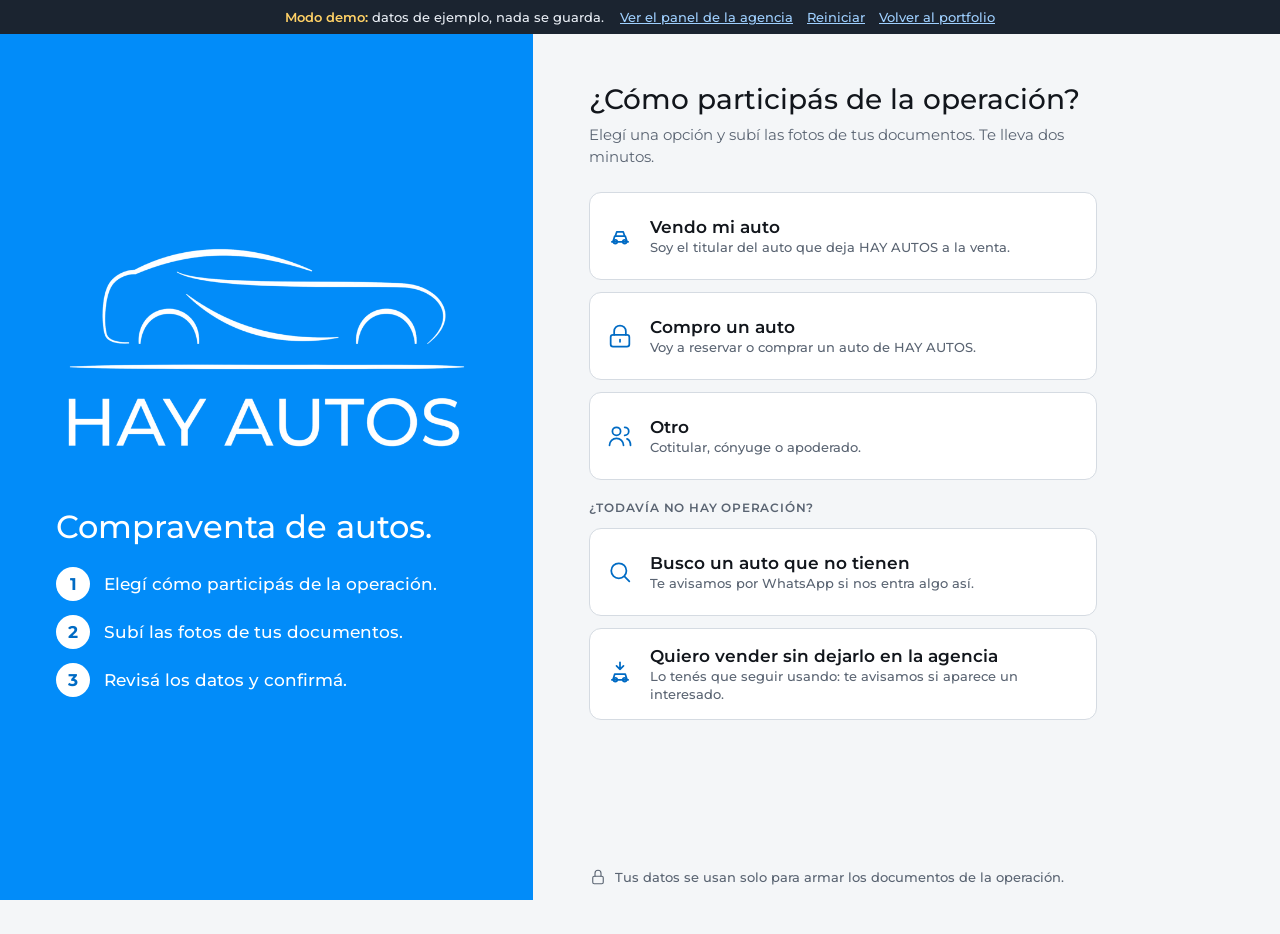
<file: demos/hayautos/index.html>
<!doctype html>
<html lang="es">
<head>
<meta charset="utf-8">
<meta name="viewport" content="width=device-width, initial-scale=1">
<title>HAY AUTOS · Cargá tus datos (demo)</title>
<meta name="robots" content="noindex">
<link rel="icon" href="img/logo-hay-autos.webp">
<link rel="preconnect" href="https://fonts.googleapis.com">
<link href="https://fonts.googleapis.com/css2?family=Montserrat:wght@400;500;600&display=swap" rel="stylesheet">
<link rel="stylesheet" href="css/hayautos.css">
<link rel="stylesheet" href="css/demo.css">
<!-- Estadísticas de visitas (GoatCounter: sin cookies, no guarda IPs) -->
<script data-goatcounter="https://jaimelopezgarrido.goatcounter.com/count" async src="https://gc.zgo.at/count.js"></script>
</head>
<body>
<div class="cliente-layout">
<aside class="cliente-marca" aria-hidden="true">
  <img src="img/logo-hay-autos-blanco.png" alt="">
  <div class="stack" style="gap: 20px;">
    <p class="marca-frase">Compraventa de autos.</p>
    <ol class="marca-pasos">
      <li><b>1</b><span>Elegí cómo participás de la operación.</span></li>
      <li><b>2</b><span>Subí las fotos de tus documentos.</span></li>
      <li><b>3</b><span>Revisá los datos y confirmá.</span></li>
    </ol>
  </div>
</aside>
<div class="cliente">

  <!-- Paso 1: rol -->
  <section id="paso-rol" style="display: contents;">
    <header class="cliente-header"><img src="img/logo-hay-autos-blanco.png" alt="HAY AUTOS"></header>
    <main>
      <div class="stack" style="gap: 8px;">
        <h1 style="font-size: 28px; line-height: 34px;">¿Cómo participás de la operación?</h1>
        <p class="muted">Elegí una opción y subí las fotos de tus documentos. Te lleva dos minutos.</p>
      </div>
      <div class="stack" style="gap: 12px;" role="group" aria-label="Rol en la operación">
        <button type="button" class="rol" data-rol="vendedor">
          <svg width="28" height="28" viewBox="0 0 24 24" fill="none" stroke="#006bc4" stroke-width="1.5" stroke-linecap="round" stroke-linejoin="round" aria-hidden="true"><path d="M5 17h14M6 17l1.5-5h9L18 17M8 12l1.2-3.5h5.6L16 12"/><circle cx="8" cy="17" r="1.6"/><circle cx="16" cy="17" r="1.6"/></svg>
          <span><b>Vendo mi auto</b><span>Soy el titular del auto que deja HAY AUTOS a la venta.</span></span>
        </button>
        <button type="button" class="rol" data-rol="comprador">
          <svg width="28" height="28" viewBox="0 0 24 24" fill="none" stroke="#006bc4" stroke-width="1.5" stroke-linecap="round" stroke-linejoin="round" aria-hidden="true"><path d="M7 11V8a5 5 0 0 1 10 0v3"/><rect x="4" y="11" width="16" height="10" rx="2"/><path d="M12 15v2"/></svg>
          <span><b>Compro un auto</b><span>Voy a reservar o comprar un auto de HAY AUTOS.</span></span>
        </button>
        <button type="button" class="rol" data-rol="otro">
          <svg width="28" height="28" viewBox="0 0 24 24" fill="none" stroke="#006bc4" stroke-width="1.5" stroke-linecap="round" stroke-linejoin="round" aria-hidden="true"><circle cx="9" cy="8" r="3.5"/><path d="M3 20c0-3.3 2.7-6 6-6s6 2.7 6 6"/><path d="M16 4.5a3.5 3.5 0 0 1 0 7M18 14.5c1.8.8 3 2.9 3 5.5"/></svg>
          <span><b>Otro</b><span>Cotitular, cónyuge o apoderado.</span></span>
        </button>
        <p class="label" style="margin: 8px 0 0;">¿Todavía no hay operación?</p>
        <button type="button" class="rol" data-ir="busqueda">
          <svg width="28" height="28" viewBox="0 0 24 24" fill="none" stroke="#006bc4" stroke-width="1.5" stroke-linecap="round" stroke-linejoin="round" aria-hidden="true"><circle cx="11" cy="11" r="6.5"/><path d="M20 20l-4-4"/></svg>
          <span><b>Busco un auto que no tienen</b><span>Te avisamos por WhatsApp si nos entra algo así.</span></span>
        </button>
        <button type="button" class="rol" data-ir="oferta">
          <svg width="28" height="28" viewBox="0 0 24 24" fill="none" stroke="#006bc4" stroke-width="1.5" stroke-linecap="round" stroke-linejoin="round" aria-hidden="true"><path d="M12 2v6M9 5l3 3 3-3"/><path d="M5 17h14M6 17l1.5-5h9L18 17"/><circle cx="8" cy="17" r="1.6"/><circle cx="16" cy="17" r="1.6"/></svg>
          <span><b>Quiero vender sin dejarlo en la agencia</b><span>Lo tenés que seguir usando: te avisamos si aparece un interesado.</span></span>
        </button>
      </div>
      <p class="caption" style="margin-top: auto; display: flex; gap: 8px;">
        <svg width="18" height="18" viewBox="0 0 24 24" fill="none" stroke="#5a6472" stroke-width="1.5" stroke-linecap="round" stroke-linejoin="round" aria-hidden="true" style="flex-shrink: 0;"><rect x="5" y="11" width="14" height="10" rx="2"/><path d="M8 11V7a4 4 0 0 1 8 0v4"/></svg>
        Tus datos se usan solo para armar los documentos de la operación.
      </p>
    </main>
  </section>

  <!-- Paso 1b: a nombre de quién / relación -->
  <section id="paso-tipo" hidden style="display: contents;">
    <header class="cliente-header"><img src="img/logo-hay-autos-blanco.png" alt="HAY AUTOS"></header>
    <main>
      <div class="row" style="justify-content: space-between;">
        <button type="button" class="btn btn-ghost" data-volver="rol" style="padding: 0; color: var(--brand-strong);">‹ Volver</button>
        <span class="label">Paso 1 de 3</span>
      </div>
      <div class="stack" style="gap: 8px;">
        <h1 id="tipo-titulo">¿A nombre de quién es la operación?</h1>
        <p class="muted" id="tipo-sub">Si es de una empresa, cargás tus datos como su representante.</p>
      </div>
      <div class="stack" style="gap: 12px;" role="group" id="tipo-opciones"></div>
    </main>
  </section>

  <!-- Paso 2: fotos -->
  <section id="paso-fotos" hidden style="display: contents;">
    <header class="cliente-header"><img src="img/logo-hay-autos-blanco.png" alt="HAY AUTOS"></header>
    <main>
      <div class="row" style="justify-content: space-between;">
        <button type="button" class="btn btn-ghost" data-volver="tipo" style="padding: 0; color: var(--brand-strong);">‹ Volver</button>
        <span class="label">Paso 2 de 3</span>
      </div>
      <div class="pasos" aria-hidden="true"><span class="hecho"></span><span class="hecho"></span><span></span></div>
      <div class="stack" style="gap: 6px;">
        <h1>Subí tus fotos</h1>
        <p class="muted" id="fotos-sub">Necesitamos tu DNI de los dos lados.</p>
      </div>
      <div class="stack" style="gap: 10px;" id="fotos-lista"></div>
      <div class="aviso-caja aviso-info">
        <svg width="18" height="18" viewBox="0 0 24 24" fill="none" stroke="#006bc4" stroke-width="1.5" stroke-linecap="round" stroke-linejoin="round" aria-hidden="true" style="flex-shrink: 0;"><circle cx="12" cy="12" r="9"/><path d="M12 11v5M12 8h.01"/></svg>
        <span>Apoyá el documento sobre una mesa, con buena luz, sin reflejos ni dedos tapando los datos.</span>
      </div>
      <!-- Sin fotos: el cliente escribe sus datos (vendedor, comprador y otro) -->
      <button type="button" class="btn btn-secondary btn-big" id="a-mano"><svg width="20" height="20" viewBox="0 0 24 24" fill="none" stroke="currentColor" stroke-width="1.6" stroke-linecap="round" stroke-linejoin="round" aria-hidden="true"><path d="M4 20h4l10.5-10.5a2.8 2.8 0 0 0-4-4L4 16v4z"/><path d="M13.5 6.5l4 4"/></svg>Cargar los datos a mano</button>
      <div id="robot"></div>
      <div class="aviso-caja aviso-error" id="fotos-error" hidden></div>
    </main>
    <div class="pie-fijo"><button type="button" class="btn btn-primary btn-big" id="leer" disabled>Leer mis datos</button></div>
  </section>

  <!-- Paso 3: revisar -->
  <section id="paso-revisar" hidden style="display: contents;">
    <header class="cliente-header"><img src="img/logo-hay-autos-blanco.png" alt="HAY AUTOS"></header>
    <main>
      <div class="row" style="justify-content: space-between;">
        <button type="button" class="btn btn-ghost" data-volver="fotos" style="padding: 0; color: var(--brand-strong);">‹ Volver</button>
        <span class="label">Paso 3 de 3</span>
      </div>
      <div class="pasos" aria-hidden="true"><span class="hecho"></span><span class="hecho"></span><span class="hecho"></span></div>
      <div class="stack" style="gap: 6px;">
        <h1>Revisá tus datos</h1>
        <p class="muted" id="revisar-sub">Los leímos de tus fotos. Si algo está mal, corregilo antes de confirmar.</p>
      </div>
      <form id="form-datos" class="stack" novalidate>
        <section class="card stack" style="gap: 14px; padding: 16px; box-shadow: none;">
          <h2 id="titulo-tus-datos">Tus datos</h2>
          <label class="campo"><span class="label">Nombre y apellido</span><input class="input" name="nombre" autocomplete="name" required></label>
          <div class="grid2">
            <label class="campo"><span class="label">DNI</span><input class="input num" name="dni" inputmode="numeric" required></label>
            <label class="campo"><span class="label">Nacimiento</span><input class="input" name="nacimiento" type="date"></label>
          </div>
          <label class="campo"><span class="label">CUIL</span><input class="input num" name="cuil" inputmode="numeric" placeholder="20-12345678-9"><span class="nota" id="nota-cuil"></span></label>
          <label class="campo"><span class="label">Domicilio real</span><input class="input" name="domicilio" autocomplete="street-address" placeholder="Donde vivís hoy: calle, número, localidad"></label>
          <button type="button" class="btn btn-ghost" style="align-self: flex-start; min-height: 32px; padding: 0 4px; color: var(--brand-strong);" data-copiar-dom="real">↓ Mismo que el legal</button>
          <label class="campo"><span class="label">Domicilio legal</span><input class="input" name="domicilio_legal" placeholder="El que figura en tu DNI"><span class="caption">El que figura en tu DNI.</span></label>
          <button type="button" class="btn btn-ghost" style="align-self: flex-start; min-height: 32px; padding: 0 4px; color: var(--brand-strong);" data-copiar-dom="legal">↑ Mismo que el real</button>
          <label class="campo"><span class="label">Celular</span><input class="input" name="telefono" type="tel" autocomplete="tel" placeholder="11 1234-5678" required><span class="caption">Para avisarte por WhatsApp cuando esté todo listo.</span></label>
          <label class="campo"><span class="label">Email</span><input class="input" name="email" type="email" autocomplete="email" placeholder="nombre@mail.com"></label>
        </section>
        <section class="card stack" style="gap: 14px; padding: 16px; box-shadow: none;" id="sec-empresa" hidden>
          <h2>La empresa</h2>
          <label class="campo"><span class="label">Razón social</span><input class="input" name="razon_social" placeholder="Ej. Logística Norte S.R.L."></label>
          <label class="campo"><span class="label">CUIT de la empresa</span><input class="input num" name="cuit" inputmode="numeric" placeholder="30-12345678-9"><span class="nota" id="nota-cuit"></span></label>
          <label class="campo"><span class="label">Tu cargo</span><select class="input" name="cargo"><option value="">Elegí…</option><option>Presidente</option><option>Socio gerente</option><option>Apoderado</option><option>Director</option><option>Otro</option></select></label>
          <label class="campo"><span class="label">Domicilio de la empresa</span><input class="input" name="domicilio_empresa"></label>
        </section>
        <section class="card stack" style="gap: 14px; padding: 16px; box-shadow: none;" id="sec-relacion" hidden>
          <h2 id="titulo-relacion">¿De quién sos cónyuge?</h2>
          <label class="campo"><span class="label">Nombre y apellido del titular</span><input class="input" name="titular_nombre"></label>
          <label class="campo"><span class="label">DNI del titular (si lo sabés)</span><input class="input num" name="titular_dni" inputmode="numeric"></label>
        </section>
        <section class="card stack" style="gap: 14px; padding: 16px; box-shadow: none;" id="sec-civil" hidden>
          <h2>Estado civil</h2>
          <label class="campo"><span class="label">Estado civil</span><select class="input" name="estado_civil"><option value="">Elegí…</option><option>Soltero/a</option><option>Casado/a</option><option>Divorciado/a</option><option>Viudo/a</option><option>Unión convivencial</option></select></label>
          <div class="stack" style="gap: 14px;" id="sec-conyuge" hidden>
            <p class="caption" id="nota-conyuge">Lo pide el formulario 08: si el auto se compró estando casado/a, el cónyuge también tiene que dar su conformidad.</p>
            <label class="campo"><span class="label">Nombre y apellido del cónyuge</span><input class="input" name="conyuge_nombre"></label>
            <label class="campo"><span class="label">DNI del cónyuge</span><input class="input num" name="conyuge_dni" inputmode="numeric"></label>
          </div>
        </section>
        <section class="card stack" style="gap: 14px; padding: 16px; box-shadow: none;" id="sec-auto" hidden>
          <h2>Tu auto</h2>
          <div class="grid2">
            <label class="campo"><span class="label">Patente</span><input class="input" name="patente" style="text-transform: uppercase;"></label>
            <label class="campo"><span class="label">Año</span><input class="input num" name="anio" inputmode="numeric"></label>
          </div>
          <label class="campo"><span class="label">Marca y modelo</span><input class="input" name="marca_modelo"></label>
        </section>
        <label class="row" style="align-items: flex-start; gap: 12px; flex-wrap: nowrap; font-size: 14px; line-height: 20px; font-weight: 500;">
          <input type="checkbox" name="acepto" style="width: 22px; height: 22px; margin: 0; accent-color: var(--brand-strong); flex-shrink: 0;">
          <span>Confirmo que los datos son correctos y autorizo a HAY AUTOS a usarlos para los documentos de esta operación.</span>
        </label>
        <div class="aviso-caja aviso-error" id="datos-error" hidden></div>
      </form>
    </main>
    <div class="pie-fijo"><button type="submit" form="form-datos" class="btn btn-primary btn-big" id="confirmar">Confirmar mis datos</button></div>
  </section>

  <!-- Busco un auto que no tienen (sin DNI) -->
  <section id="paso-busqueda" hidden style="display: contents;">
    <header class="cliente-header"><img src="img/logo-hay-autos-blanco.png" alt="HAY AUTOS"></header>
    <main>
      <div class="row" style="justify-content: space-between;"><button type="button" class="btn btn-ghost" data-volver="rol" style="padding: 0; color: var(--brand-strong);">‹ Volver</button></div>
      <div class="stack" style="gap: 6px;">
        <h1>¿Qué auto buscás?</h1>
        <p class="muted">Completá solo lo que te importa: lo que dejes vacío, nos da igual. Si nos entra algo así, te escribimos por WhatsApp.</p>
      </div>
      <form id="form-busqueda" class="stack" novalidate>
        <section class="card stack" style="gap: 14px; padding: 16px; box-shadow: none;">
          <div class="grid2">
            <label class="campo"><span class="label">Marca</span><input class="input" name="marca" placeholder="Ej. Toyota"></label>
            <label class="campo"><span class="label">Modelo</span><input class="input" name="modelo" placeholder="Ej. Hilux"></label>
          </div>
          <label class="campo"><span class="label">¿Qué tan flexible sos?</span><select class="input" name="flexibilidad"><option value="similares">Este modelo o parecidos</option><option value="exacto">Solo este modelo</option><option value="categoria">Cualquiera de este tipo</option></select></label>
          <label class="campo"><span class="label">Tipo de auto</span><select class="input" name="categoria"><option value="">Elegí si no tenés un modelo en mente</option><option value="pickup">Pickup</option><option value="suv">SUV</option><option value="sedan">Sedán</option><option value="hatchback">Hatchback / auto chico</option><option value="utilitario">Utilitario</option><option value="deportivo">Deportivo</option><option value="monovolumen">Monovolumen</option></select></label>
          <div class="grid2">
            <label class="campo"><span class="label">Año desde</span><input class="input num" name="anio_min" inputmode="numeric" placeholder="Ej. 2018"></label>
            <label class="campo"><span class="label">Presupuesto máximo</span><span class="row" style="flex-wrap: nowrap; gap: 6px;"><select class="input" name="moneda" style="width: 84px; flex-shrink: 0;"><option>USD</option><option>ARS</option></select><input class="input num" name="presupuesto" inputmode="numeric"></span></label>
          </div>
          <details class="stack"><summary class="label" style="cursor: pointer; padding: 6px 0;">Más detalles (opcional)</summary>
            <div class="stack" style="gap: 14px; margin-top: 10px;">
              <div class="grid2">
                <label class="campo"><span class="label">Año hasta</span><input class="input num" name="anio_max" inputmode="numeric"></label>
                <label class="campo"><span class="label">Km máximo</span><input class="input num" name="km_max" inputmode="numeric" placeholder="Ej. 100000"></label>
                <label class="campo"><span class="label">Transmisión</span><select class="input" name="transmision"><option value="">Me da igual</option><option value="manual">Manual</option><option value="automatica">Automática</option></select></label>
                <label class="campo"><span class="label">Combustible</span><select class="input" name="combustible"><option value="">Me da igual</option><option value="nafta">Nafta</option><option value="diesel">Diésel</option><option value="gnc">GNC</option><option value="hibrido">Híbrido</option><option value="electrico">Eléctrico</option></select></label>
                <label class="campo"><span class="label">Tracción</span><select class="input" name="traccion"><option value="">Me da igual</option><option value="4x2">4x2</option><option value="4x4">4x4</option></select></label>
                <label class="campo"><span class="label">Puertas</span><select class="input" name="puertas"><option value="">Me da igual</option><option value="3">3</option><option value="4">4</option><option value="5">5</option></select></label>
              </div>
              <label class="campo"><span class="label">Versión</span><input class="input" name="version" placeholder="Ej. GTI, SRV, 4x4"></label>
              <label class="campo"><span class="label">Color (si es uno solo o varios, separados por coma)</span><input class="input" name="colores" placeholder="Ej. gris, negro"></label>
              <label class="campo"><span class="label">Algo más</span><input class="input" name="notas" placeholder="Ej. para trabajar, que sea alemán"></label>
            </div>
          </details>
        </section>
        <section class="card stack" style="gap: 14px; padding: 16px; box-shadow: none;">
          <h2>Tus datos</h2>
          <label class="campo"><span class="label">Nombre y apellido</span><input class="input" name="nombre" autocomplete="name"></label>
          <label class="campo"><span class="label">WhatsApp</span><input class="input" name="telefono" type="tel" autocomplete="tel" placeholder="11 1234-5678"></label>
          <input name="web" tabindex="-1" autocomplete="off" aria-hidden="true" style="position: absolute; left: -9999px; width: 1px; height: 1px;">
        </section>
        <div class="aviso-caja aviso-error" id="busqueda-error" hidden></div>
      </form>
    </main>
    <div class="pie-fijo"><button type="submit" form="form-busqueda" class="btn btn-primary btn-big">Avisame si aparece</button></div>
  </section>

  <!-- Quiero vender sin dejarlo en la agencia (sin DNI) -->
  <section id="paso-oferta" hidden style="display: contents;">
    <header class="cliente-header"><img src="img/logo-hay-autos-blanco.png" alt="HAY AUTOS"></header>
    <main>
      <div class="row" style="justify-content: space-between;"><button type="button" class="btn btn-ghost" data-volver="rol" style="padding: 0; color: var(--brand-strong);">‹ Volver</button></div>
      <div class="stack" style="gap: 6px;">
        <h1>Contanos de tu auto</h1>
        <p class="muted">Si aparece alguien que busca algo así, te escribimos por WhatsApp.</p>
      </div>
      <form id="form-oferta" class="stack" novalidate>
        <section class="card stack" style="gap: 14px; padding: 16px; box-shadow: none;">
          <div class="grid2">
            <label class="campo"><span class="label">Marca</span><input class="input" name="marca" placeholder="Ej. Ford"></label>
            <label class="campo"><span class="label">Modelo</span><input class="input" name="modelo" placeholder="Ej. F100"></label>
            <label class="campo"><span class="label">Año</span><input class="input num" name="anio" inputmode="numeric"></label>
            <label class="campo"><span class="label">Km</span><input class="input num" name="km" inputmode="numeric"></label>
          </div>
          <label class="campo"><span class="label">¿Cuánto pedís?</span><span class="row" style="flex-wrap: nowrap; gap: 6px;"><select class="input" name="moneda" style="width: 84px; flex-shrink: 0;"><option>USD</option><option>ARS</option></select><input class="input num" name="precio" inputmode="numeric" placeholder="Si no sabés, dejalo vacío"></span></label>
          <label class="campo"><span class="label">¿Lo podrías dejar en la agencia más adelante?</span><select class="input" name="puede_dejarlo"><option value="charlar">A charlar</option><option value="si">Sí</option><option value="no">No, lo tengo que usar</option></select></label>
          <details class="stack"><summary class="label" style="cursor: pointer; padding: 6px 0;">Más detalles (opcional)</summary>
            <div class="stack" style="gap: 14px; margin-top: 10px;">
              <div class="grid2">
                <label class="campo"><span class="label">Versión</span><input class="input" name="version"></label>
                <label class="campo"><span class="label">Color</span><input class="input" name="color"></label>
                <label class="campo"><span class="label">Tipo de auto</span><select class="input" name="categoria"><option value="">Elegí</option><option value="pickup">Pickup</option><option value="suv">SUV</option><option value="sedan">Sedán</option><option value="hatchback">Hatchback / auto chico</option><option value="utilitario">Utilitario</option><option value="deportivo">Deportivo</option><option value="monovolumen">Monovolumen</option></select></label>
                <label class="campo"><span class="label">Transmisión</span><select class="input" name="transmision"><option value="">Elegí</option><option value="manual">Manual</option><option value="automatica">Automática</option></select></label>
                <label class="campo"><span class="label">Combustible</span><select class="input" name="combustible"><option value="">Elegí</option><option value="nafta">Nafta</option><option value="diesel">Diésel</option><option value="gnc">GNC</option><option value="hibrido">Híbrido</option><option value="electrico">Eléctrico</option></select></label>
                <label class="campo"><span class="label">Puertas</span><select class="input" name="puertas"><option value="">Elegí</option><option value="2">2</option><option value="3">3</option><option value="4">4</option><option value="5">5</option></select></label>
              </div>
              <label class="campo"><span class="label">Fotos del auto (hasta 6)</span><input type="file" accept="image/*" multiple name="fotos_auto" class="input" style="padding: 10px;"></label>
              <label class="campo"><span class="label">Algo más</span><input class="input" name="notas" placeholder="Ej. service al día, único dueño"></label>
            </div>
          </details>
        </section>
        <section class="card stack" style="gap: 14px; padding: 16px; box-shadow: none;">
          <h2>Tus datos</h2>
          <label class="campo"><span class="label">Nombre y apellido</span><input class="input" name="nombre" autocomplete="name"></label>
          <label class="campo"><span class="label">WhatsApp</span><input class="input" name="telefono" type="tel" autocomplete="tel" placeholder="11 1234-5678"></label>
          <input name="web" tabindex="-1" autocomplete="off" aria-hidden="true" style="position: absolute; left: -9999px; width: 1px; height: 1px;">
        </section>
        <div class="aviso-caja aviso-error" id="oferta-error" hidden></div>
      </form>
    </main>
    <div class="pie-fijo"><button type="submit" form="form-oferta" class="btn btn-primary btn-big">Enviar los datos de mi auto</button></div>
  </section>

  <!-- Paso 4: gracias -->
  <section id="paso-gracias" hidden style="display: contents;">
    <div class="gracias-azul">
      <img src="img/logo-hay-autos-blanco.png" alt="HAY AUTOS" style="width: 220px;">
      <div class="tilde"><svg width="36" height="36" viewBox="0 0 24 24" fill="none" stroke="#006bc4" stroke-width="2" stroke-linecap="round" stroke-linejoin="round" role="img" aria-label="Listo"><path d="M5 12l5 5 9-10"/></svg></div>
      <h1>Gracias por confiar en HAY AUTOS</h1>
    </div>
    <div class="stack" style="padding: 28px 24px 32px; text-align: center; gap: 20px; background: var(--surface-raised);">
      <p style="font-size: 17px; line-height: 26px; font-weight: 500;" id="gracias-texto">Recibimos tus datos. Alguien de nuestro equipo los revisa y te escribe por WhatsApp.</p>
      <div style="height: 1px; background: var(--line);" id="gracias-sep"></div>
      <div class="stack" style="gap: 4px; align-items: center;" id="gracias-otra">
        <span class="caption" style="font-size: 14px;">¿Hay otro titular o un cónyuge que tenga que firmar?</span>
        <button type="button" class="btn" id="otra" style="color: var(--brand-strong); font-size: 16px;">Cargar los datos de otra persona</button>
      </div>
    </div>
  </section>
</div>
</div>
<script src="js/config.js"></script>
<script src="js/demo.js"></script>
<script src="js/documentos_core.js"></script>
<script src="js/webapp_core.js"></script>
<script src="js/cliente.js"></script>
</body>
</html>
</file>
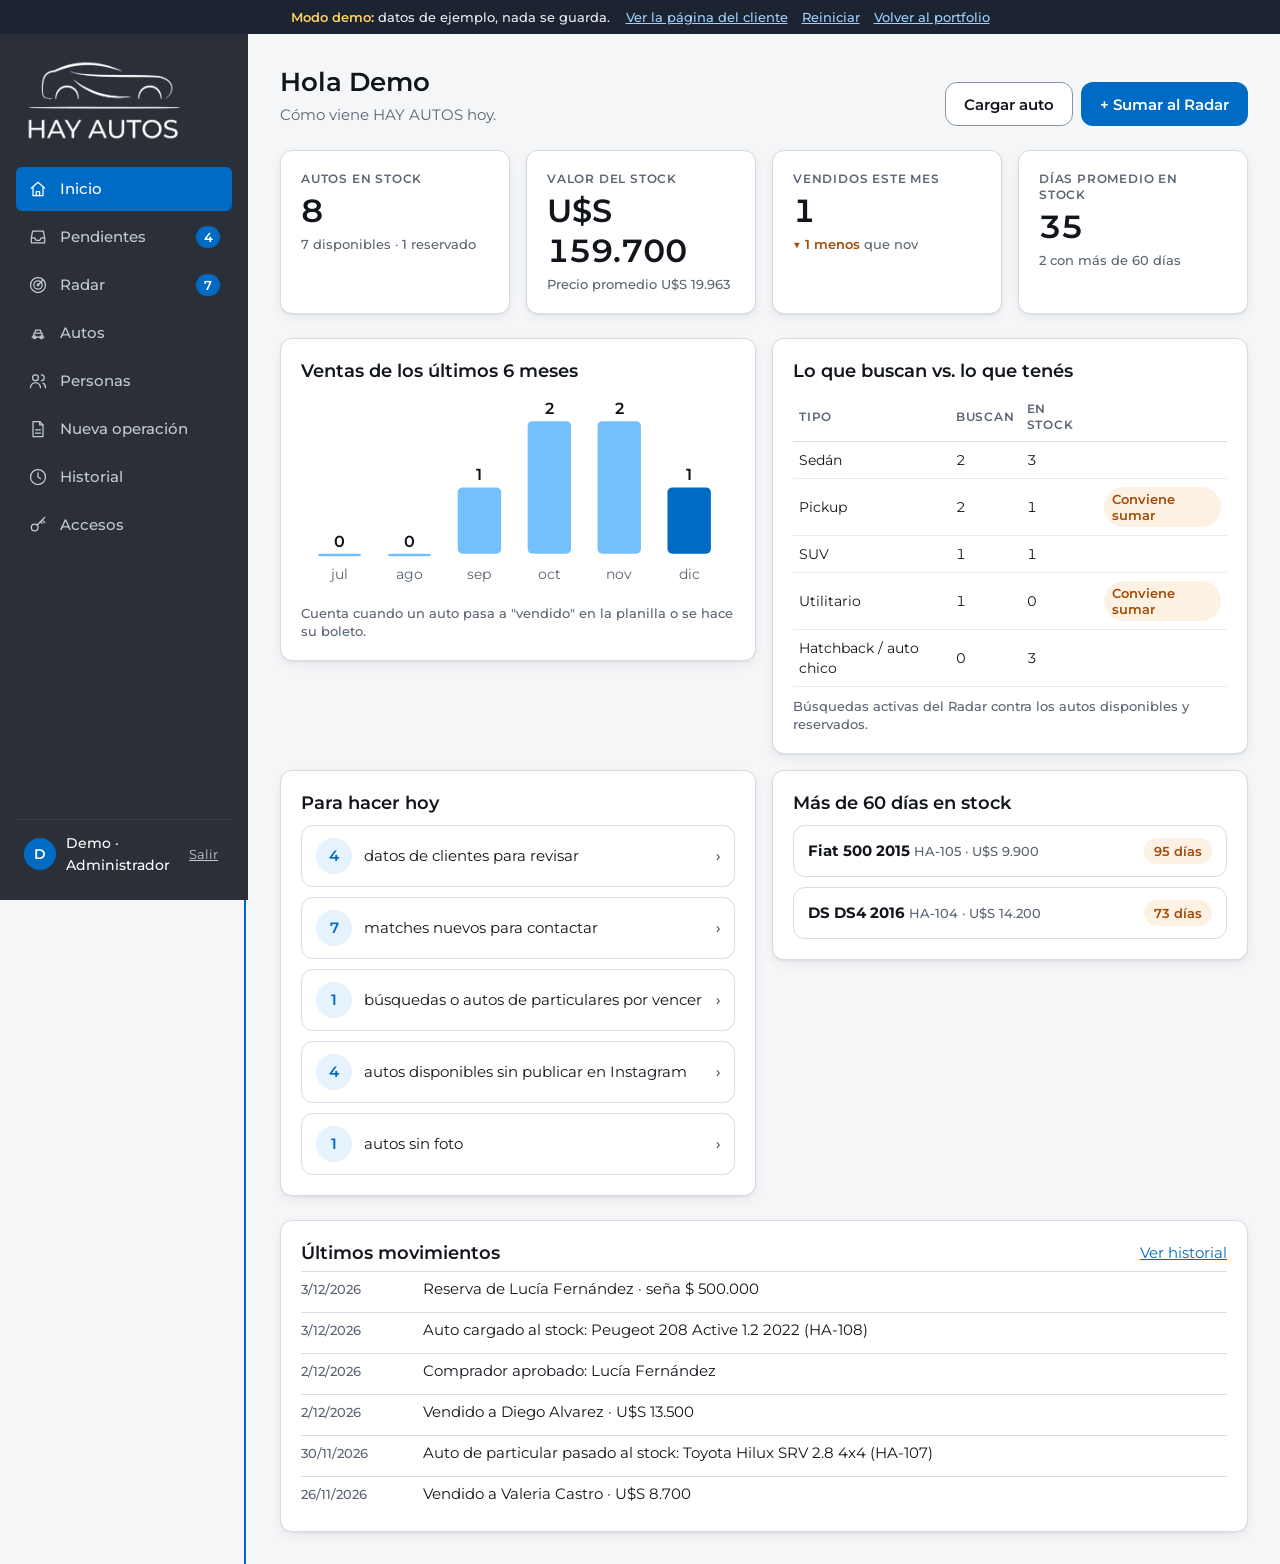
<file: demos/hayautos/panel/index.html>
<!doctype html>
<html lang="es">
<head>
<meta charset="utf-8">
<meta name="viewport" content="width=device-width, initial-scale=1">
<title>Panel · HAY AUTOS (demo)</title>
<meta name="robots" content="noindex">
<link rel="icon" href="../img/logo-hay-autos.webp">
<link rel="preconnect" href="https://fonts.googleapis.com">
<link href="https://fonts.googleapis.com/css2?family=Montserrat:wght@400;500;600&display=swap" rel="stylesheet">
<link rel="stylesheet" href="../css/hayautos.css">
<link rel="stylesheet" href="../css/demo.css">
<!-- Estadísticas de visitas (GoatCounter: sin cookies, no guarda IPs) -->
<script data-goatcounter="https://jaimelopezgarrido.goatcounter.com/count" async src="https://gc.zgo.at/count.js"></script>
</head>
<body>

<!-- Ingreso -->
<div class="login" id="vista-login" hidden>
  <section class="azul"><img src="../img/logo-hay-autos.webp" alt="HAY AUTOS"></section>
  <section class="lado">
    <div class="card">
      <div class="stack" style="gap: 8px;">
        <span class="label">Panel de HAY AUTOS</span>
        <h1 style="font-size: 32px; line-height: 38px; font-weight: 500;">Ingresar</h1>
        <p class="muted">Autos, personas, operaciones y documentos en un solo lugar.</p>
      </div>
      <button type="button" class="btn btn-secondary btn-big" id="entrar">
        <svg width="20" height="20" viewBox="0 0 24 24" aria-hidden="true"><path fill="#4285F4" d="M23.5 12.3c0-.8-.1-1.6-.2-2.3H12v4.5h6.5a5.6 5.6 0 0 1-2.4 3.6v3h3.9c2.3-2.1 3.5-5.2 3.5-8.8z"/><path fill="#34A853" d="M12 24c3.2 0 6-1.1 8-2.9l-3.9-3c-1.1.7-2.5 1.2-4.1 1.2-3.1 0-5.8-2.1-6.7-5H1.3v3.1A12 12 0 0 0 12 24z"/><path fill="#FBBC05" d="M5.3 14.3a7.2 7.2 0 0 1 0-4.6V6.6h-4a12 12 0 0 0 0 10.8l4-3.1z"/><path fill="#EA4335" d="M12 4.8c1.8 0 3.3.6 4.6 1.8l3.4-3.4A12 12 0 0 0 1.3 6.6l4 3.1c.9-2.9 3.6-4.9 6.7-4.9z"/></svg>
        Entrar con Google
      </button>
      <div class="aviso-caja aviso-error" id="login-error" hidden></div>
      <p class="caption" style="display: flex; gap: 8px;">
        <svg width="18" height="18" viewBox="0 0 24 24" fill="none" stroke="#5a6472" stroke-width="1.5" stroke-linecap="round" stroke-linejoin="round" aria-hidden="true" style="flex-shrink: 0;"><rect x="5" y="11" width="14" height="10" rx="2"/><path d="M8 11V7a4 4 0 0 1 8 0v4"/></svg>
        Solo pueden entrar las cuentas de Google autorizadas por HAY AUTOS.
      </p>
    </div>
  </section>
</div>

<!-- Panel -->
<div class="panel" id="vista-panel" hidden>
  <aside class="lateral">
    <img class="logo" src="../img/logo-hay-autos-blanco.png" alt="HAY AUTOS">
    <nav class="stack" style="gap: 4px;" aria-label="Secciones" id="menu"></nav>
    <div class="yo"><span class="avatar" id="yo-inicial">·</span><span class="grow" id="yo-nombre"></span><button type="button" data-salir>Salir</button></div>
  </aside>
  <header class="barra-celu">
    <img src="../img/logo-hay-autos-blanco.png" alt="HAY AUTOS">
    <button type="button" data-salir aria-label="Salir"><span class="avatar" id="yo-inicial-celu">·</span></button>
  </header>
  <main class="contenido" id="contenido" tabindex="-1"></main>
  <nav class="tabs" aria-label="Secciones" id="tabs"></nav>
</div>

<script src="../js/config.js"></script>
<script src="../js/demo.js"></script>
<script src="../js/documentos_core.js"></script>
<script src="../js/webapp_core.js"></script>
<script src="../js/matches_core.js"></script>
<script src="../js/tablero_core.js"></script>
<script type="module" src="../js/panel.js"></script>
</body>
</html>
</file>
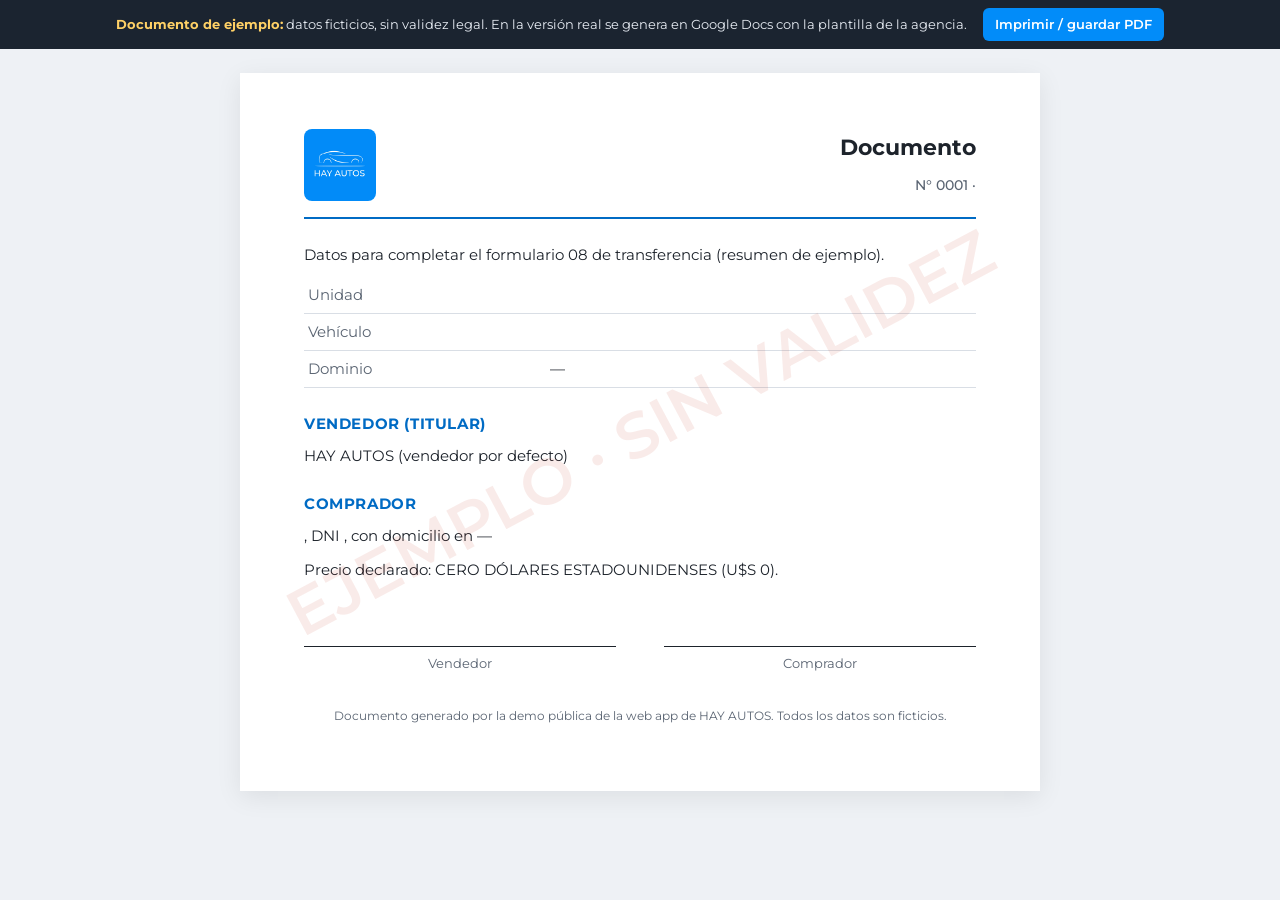
<file: demos/hayautos/documento.html>
<!doctype html>
<html lang="es">
<head>
<meta charset="utf-8">
<meta name="viewport" content="width=device-width, initial-scale=1">
<title>Documento de ejemplo · HAY AUTOS (demo)</title>
<meta name="robots" content="noindex">
<link rel="icon" href="img/logo-hay-autos.webp">
<link href="https://fonts.googleapis.com/css2?family=Montserrat:wght@400;500;600&display=swap" rel="stylesheet">
<style>
  :root { --ink: #1d232b; --muted: #5a6472; --brand: #006bc4; --line: #d9dee5; }
  * { box-sizing: border-box; }
  body { margin: 0; background: #eef1f5; color: var(--ink); font: 15px/1.6 'Montserrat', system-ui, sans-serif; }
  .barra { position: sticky; top: 0; display: flex; flex-wrap: wrap; gap: 8px 16px; justify-content: center; align-items: center; padding: 8px 16px; background: #1b2430; color: #e9eef5; font-size: 13px; }
  .barra b { color: #ffd166; }
  .barra button { background: #028cf9; color: #fff; border: none; border-radius: 6px; padding: 6px 12px; font: inherit; font-weight: 600; cursor: pointer; }
  .hoja { position: relative; max-width: 800px; margin: 24px auto; background: #fff; padding: 56px 64px; box-shadow: 0 6px 24px rgba(0,0,0,.08); overflow: hidden; }
  .marca { position: absolute; inset: 0; display: flex; align-items: center; justify-content: center; pointer-events: none; }
  .marca span { transform: rotate(-28deg); font-size: 64px; font-weight: 600; color: rgba(192, 57, 43, .10); white-space: nowrap; }
  header { display: flex; justify-content: space-between; align-items: center; gap: 16px; border-bottom: 2px solid var(--brand); padding-bottom: 16px; margin-bottom: 24px; }
  header img { height: 72px; border-radius: 8px; }
  h1 { font-size: 22px; margin: 0; text-align: right; }
  h2 { font-size: 15px; text-transform: uppercase; letter-spacing: .04em; color: var(--brand); margin: 24px 0 8px; }
  p { margin: 0 0 10px; text-align: justify; }
  table { width: 100%; border-collapse: collapse; margin: 6px 0 10px; }
  td { border-bottom: 1px solid var(--line); padding: 6px 4px; vertical-align: top; }
  td:first-child { color: var(--muted); width: 36%; }
  .firmas { display: flex; gap: 48px; margin-top: 64px; }
  .firmas div { flex: 1; border-top: 1px solid var(--ink); padding-top: 6px; text-align: center; font-size: 13px; color: var(--muted); }
  .nota { font-size: 12px; color: var(--muted); margin-top: 32px; text-align: center; }
  @media (max-width: 640px) { .hoja { padding: 32px 20px; margin: 0; } .firmas { flex-direction: column; gap: 40px; } h1 { font-size: 18px; } }
  @media print { .barra { display: none; } body { background: #fff; } .hoja { box-shadow: none; margin: 0; max-width: none; } }
</style>
</head>
<body>
<div class="barra"><span><b>Documento de ejemplo:</b> datos ficticios, sin validez legal. En la versión real se genera en Google Docs con la plantilla de la agencia.</span><button type="button" onclick="window.print()">Imprimir / guardar PDF</button></div>
<article class="hoja" id="hoja"><div class="marca"><span>EJEMPLO · SIN VALIDEZ</span></div></article>
<script src="js/documentos_core.js"></script>
<script src="js/webapp_core.js"></script>
<script>
(function () {
  const esc = (s) => String(s == null ? '' : s).replace(/&/g, '&amp;').replace(/</g, '&lt;').replace(/>/g, '&gt;');
  let d = {};
  try { const m = location.hash.match(/d=([^&]*)/); d = JSON.parse(decodeURIComponent(m ? m[1] : '%7B%7D')); } catch (_) { d = {}; }
  const a = d.auto || {}, c = d.comprador || {}, v = d.vendedor || null;
  const f = (typeof fechaPartes === 'function' && fechaPartes(d.fecha)) || null;
  const fecha = f ? `${f.dia} de ${f.mes} de ${f.anio}` : (d.fecha || '');
  const monto = (n, mon, est) => { try { return montoTexto(Number(n), mon || 'USD', est || 'reserva'); } catch (_) { return (mon || 'USD') + ' ' + n; } };
  const dni = (x) => { try { return formatoDni(x) || x; } catch (_) { return x; } };
  const pat = (x) => { try { return formatoPatente(x) || x || '—'; } catch (_) { return x || '—'; } };
  const persona = (p) => !p ? 'HAY AUTOS (vendedor por defecto)' : p.tipo === 'juridica'
    ? `${esc(p.nombre)} (CUIT ${esc(p.cuit || '')}), representada por ${esc((p.representante || {}).nombre || '')}${(p.representante || {}).cargo ? ', ' + esc(p.representante.cargo) : ''}`
    : `${esc(p.nombre)}, DNI ${esc(dni(p.dni))}${p.cuil ? ', CUIL ' + esc(p.cuil) : ''}${p.estado_civil ? ', ' + esc(p.estado_civil.toLowerCase()) : ''}, con domicilio en ${esc(p.domicilio || '—')}`;
  const autoTxt = [a.marca, a.modelo, a.version].filter(Boolean).join(' ') + (a.anio ? ', año ' + a.anio : '');
  const filasAuto = `<table><tr><td>Unidad</td><td>${esc(a.id_unidad || '')}</td></tr><tr><td>Vehículo</td><td>${esc(autoTxt)}</td></tr><tr><td>Dominio</td><td>${esc(pat(a.dominio))}</td></tr>
    ${a.km != null ? `<tr><td>Kilometraje</td><td>${esc(miles(a.km))} km</td></tr>` : ''}${a.chasis ? `<tr><td>Chasis</td><td>${esc(a.chasis)}</td></tr>` : ''}${a.motor ? `<tr><td>Motor</td><td>${esc(a.motor)}</td></tr>` : ''}</table>`;
  const titulos = { reserva: 'Reserva de compra', boleto: 'Boleto de compraventa', precarga_08: 'Precarga del formulario 08' };
  const num = 'N° ' + String(d.n || 1).padStart(4, '0');
  document.title = `${titulos[d.tipo] || 'Documento'} ${num} · ejemplo`;
  let cuerpo = '';
  if (d.tipo === 'reserva') {
    cuerpo = `<p>En la Provincia de Buenos Aires, a los ${esc(fecha)}, ${persona(c)} (en adelante, "el comprador") entrega a HAY AUTOS en concepto de reserva la suma de ${esc(monto(d.sena || 0, d.moneda_sena || 'ARS', 'reserva'))} por el siguiente vehículo:</p>${filasAuto}
      <p>El precio total convenido es de ${esc(monto(d.precio || 0, d.moneda || 'USD', 'reserva'))}. El saldo deberá abonarse dentro de los ${esc(d.plazo_dias || 10)} días corridos, en ${esc(d.forma_pago || 'la forma acordada')}. Vencido el plazo sin que se complete el pago, la reserva quedará a favor de la agencia.</p>`;
  } else if (d.tipo === 'boleto') {
    cuerpo = `<p>En la Provincia de Buenos Aires, a los ${esc(fecha)}, entre ${persona(v)} (en adelante, "el vendedor") y ${persona(c)} (en adelante, "el comprador"), se celebra el presente boleto de compraventa del siguiente automotor:</p>${filasAuto}
      <p>PRIMERA: el precio total y definitivo es de ${esc(monto(d.precio || 0, d.moneda || 'USD', 'boleto'))}, que el comprador abona en este acto ${esc(d.forma_pago ? 'en ' + d.forma_pago.toLowerCase() : 'de contado')}, sirviendo el presente de suficiente recibo.</p>
      <p>SEGUNDA: el vehículo se entrega en el estado en que se encuentra, que el comprador declara conocer y aceptar. A partir de la entrega, el comprador asume la responsabilidad civil y penal por el uso de la unidad.</p>
      <p>TERCERA: el vendedor se compromete a firmar la documentación necesaria para la transferencia (formulario 08) ante el Registro del Automotor que corresponda.</p>`;
  } else {
    cuerpo = `<p>Datos para completar el formulario 08 de transferencia (resumen de ejemplo).</p>${filasAuto}
      <h2>Vendedor (titular)</h2><p>${persona(v)}</p><h2>Comprador</h2><p>${persona(c)}</p>
      <p>Precio declarado: ${esc(monto(d.precio || 0, d.moneda || 'USD', 'reserva'))}.</p>`;
  }
  document.getElementById('hoja').insertAdjacentHTML('beforeend', `<header><img src="img/logo-hay-autos.webp" alt="HAY AUTOS"><h1>${esc(titulos[d.tipo] || 'Documento')}<br><span style="font-size: 14px; font-weight: 500; color: var(--muted);">${esc(num)} · ${esc(f ? f.corta : '')}</span></h1></header>
    ${cuerpo}
    <div class="firmas">${d.tipo === 'reserva' ? '<div>Comprador</div><div>HAY AUTOS</div>' : '<div>Vendedor</div><div>Comprador</div>'}</div>
    <p class="nota">Documento generado por la demo pública de la web app de HAY AUTOS. Todos los datos son ficticios.</p>`);
  if (/^#pdf/.test(location.hash)) setTimeout(() => window.print(), 600);
})();
</script>
</body>
</html>
</file>
<file: demos/hayautos/css/hayautos.css>
/* HAY AUTOS — estilos de la web app (copia para la demo pública) */
:root {
  --brand: #028cf9; --brand-strong: #006bc4; --brand-strong-hover: #00559c; --brand-tint: #e6f3fe; --on-brand: #ffffff;
  --ink: #12161c; --ink-muted: #5a6472; --surface: #f4f6f8; --surface-raised: #ffffff;
  --line: #d5dbe2; --line-strong: #8a94a2; --graphite: #2b3038; --graphite-2: #3a404a; --graphite-ink: #c3cad3;
  --success: #1e7d45; --success-tint: #e7f4ec; --warning: #a34a06; --warning-tint: #fdf1e4; --danger: #b23c0b; --danger-tint: #fdece4;
  --space-1: 4px; --space-2: 8px; --space-4: 16px; --space-6: 24px; --space-8: 32px;
  --radius-sm: 6px; --radius-md: 12px; --radius-pill: 999px;
  --shadow-card: 0 1px 2px rgba(18, 22, 28, 0.06), 0 4px 12px rgba(18, 22, 28, 0.06);
  --font: Montserrat, 'Helvetica Neue', Arial, sans-serif;
}
* { box-sizing: border-box; }
html, body { margin: 0; }
body { background: var(--surface); color: var(--ink); font-family: var(--font); font-size: 15px; line-height: 22px; -webkit-font-smoothing: antialiased; }
a { color: var(--brand-strong); } a:hover { color: var(--brand-strong-hover); }
h1, h2, h3 { margin: 0; font-weight: 600; }
h1 { font-size: 26px; line-height: 32px; }
h2 { font-size: 18px; line-height: 24px; }
p { margin: 0; }
img { max-width: 100%; }
[hidden] { display: none !important; }
:focus-visible { outline: 2px solid var(--brand-strong); outline-offset: 2px; }

.muted { color: var(--ink-muted); }
.caption { font-size: 13px; line-height: 18px; font-weight: 500; color: var(--ink-muted); }
.label { font-size: 12px; line-height: 16px; font-weight: 600; letter-spacing: 0.8px; text-transform: uppercase; color: var(--ink-muted); }
.num { font-variant-numeric: tabular-nums; }
.stack { display: flex; flex-direction: column; gap: var(--space-4); }
.row { display: flex; flex-wrap: wrap; align-items: center; gap: var(--space-2); }
.grow { flex-grow: 1; }

/* Botones */
.btn { display: inline-flex; align-items: center; justify-content: center; gap: 8px; min-height: 44px; padding: 0 18px; border-radius: var(--radius-md); border: 1px solid transparent;
  font-family: inherit; font-size: 15px; font-weight: 600; text-decoration: none; cursor: pointer; background: none; color: var(--ink); }
.btn-primary { background: var(--brand-strong); color: var(--on-brand); }
.btn-primary:hover { background: var(--brand-strong-hover); color: var(--on-brand); }
.btn-secondary { background: var(--surface-raised); border-color: var(--line-strong); }
.btn-secondary:hover { border-color: var(--brand-strong); color: var(--ink); }
.btn-ghost { color: var(--ink-muted); }
.btn-danger { color: var(--danger); }
.btn-big { min-height: 52px; font-size: 16px; width: 100%; }
.btn[disabled] { opacity: .55; cursor: not-allowed; }

/* Tarjetas, campos, chips */
.card { background: var(--surface-raised); border: 1px solid var(--line); border-radius: var(--radius-md); box-shadow: var(--shadow-card); padding: 20px; }
.campo { display: flex; flex-direction: column; gap: 4px; }
.input, select.input { width: 100%; min-height: 48px; padding: 0 12px; border: 1px solid var(--line-strong); border-radius: var(--radius-sm); background: var(--surface-raised);
  font-family: inherit; font-size: 15px; color: var(--ink); }
.input:focus { border-color: var(--brand-strong); }
.grid2 { display: grid; grid-template-columns: repeat(2, minmax(0, 1fr)); gap: 12px; }
.chip { display: inline-flex; align-items: center; gap: 6px; padding: 4px 10px; border-radius: var(--radius-pill); font-size: 13px; line-height: 18px; font-weight: 600; white-space: nowrap; }
.chip-info { background: var(--brand-tint); color: var(--brand-strong); }
.chip-ok { background: var(--success-tint); color: var(--success); }
.chip-aviso { background: var(--warning-tint); color: var(--warning); }
.chip-error { background: var(--danger-tint); color: var(--danger); }
.chip-gris { background: var(--surface); color: var(--ink); border: 1px solid var(--line); }
.nota { font-size: 13px; line-height: 18px; font-weight: 500; }
.nota-ok { color: var(--success); } .nota-error { color: var(--danger); } .nota-aviso { color: var(--warning); }
.aviso-caja { display: flex; gap: 10px; padding: 12px; border-radius: var(--radius-md); font-size: 13px; line-height: 18px; font-weight: 500; }
.aviso-info { background: var(--brand-tint); }
.aviso-error { background: var(--danger-tint); color: var(--danger); }
.cargando { display: inline-block; width: 18px; height: 18px; border: 2px solid currentColor; border-right-color: transparent; border-radius: 50%; animation: gira .8s linear infinite; }
@keyframes gira { to { transform: rotate(360deg); } }
@media (prefers-reduced-motion: reduce) { .cargando { animation-duration: 2.4s; } }

/* ── Página del cliente (celular primero) ───────────────────────────────────── */
.cliente { max-width: 480px; margin: 0 auto; min-height: 100vh; display: flex; flex-direction: column; background: var(--surface); }
.cliente-header { background: var(--brand); height: 72px; display: flex; align-items: center; justify-content: center; }
.cliente-header img { height: 40px; width: auto; }
.cliente main { flex-grow: 1; display: flex; flex-direction: column; gap: 20px; padding: 24px 16px; }
.cliente h1 { font-weight: 500; }
.rol { display: flex; align-items: center; gap: 16px; padding: 16px; min-height: 76px; width: 100%; background: var(--surface-raised); border: 1px solid var(--line); border-radius: var(--radius-md);
  text-align: left; font-family: inherit; color: var(--ink); cursor: pointer; }
.rol:hover, .rol:focus-visible { border-color: var(--brand-strong); background: var(--brand-tint); }
.rol svg { flex-shrink: 0; }
.rol b { display: block; font-size: 17px; line-height: 22px; font-weight: 600; }
.rol span span { font-size: 13px; line-height: 18px; font-weight: 500; color: var(--ink-muted); }
.pasos { display: flex; gap: 6px; } .pasos span { flex: 1; height: 4px; border-radius: var(--radius-pill); background: var(--line); } .pasos .hecho { background: var(--brand-strong); }
.foto { display: flex; align-items: center; gap: 12px; padding: 10px 12px; background: var(--surface-raised); border: 1px solid var(--line); border-radius: var(--radius-md); cursor: pointer; position: relative; }
.foto.vacia { flex-direction: column; justify-content: center; padding: 22px 16px; border: 2px dashed var(--line-strong); text-align: center; }
.foto img { width: 64px; height: 44px; object-fit: cover; border-radius: var(--radius-sm); }
.foto input { position: absolute; inset: 0; opacity: 0; cursor: pointer; }
.pie-fijo { position: sticky; bottom: 0; padding: 16px; background: var(--surface-raised); border-top: 1px solid var(--line); }
.gracias-azul { background: var(--brand); color: var(--on-brand); display: flex; flex-direction: column; align-items: center; justify-content: center; gap: 28px; padding: 48px 24px; text-align: center; flex-grow: 1; }
.gracias-azul h1 { font-size: 32px; line-height: 38px; font-weight: 500; }
.tilde { width: 72px; height: 72px; border-radius: 50%; background: var(--surface-raised); display: flex; align-items: center; justify-content: center; }

/* Computadora: marca a la izquierda, formulario a la derecha (en el celular la marca no se muestra) */
.cliente-marca { display: none; }
@media (min-width: 900px) {
  .cliente-layout { display: grid; grid-template-columns: minmax(360px, 5fr) 7fr; min-height: 100vh; }
  .cliente-marca { display: flex; flex-direction: column; justify-content: center; gap: 48px; padding: 64px 56px; background: var(--brand); color: var(--on-brand); position: sticky; top: 0; height: 100vh; }
  .cliente-marca img { width: min(100%, 420px); border-radius: var(--radius-md); }
  .marca-frase { font-size: 32px; line-height: 40px; font-weight: 500; }
  .marca-pasos { list-style: none; margin: 0; padding: 0; display: flex; flex-direction: column; gap: 14px; font-size: 17px; line-height: 24px; font-weight: 500; }
  .marca-pasos li { display: flex; gap: 14px; align-items: center; }
  .marca-pasos b { width: 34px; height: 34px; border-radius: 50%; background: var(--on-brand); color: var(--brand-strong); display: inline-flex; align-items: center; justify-content: center; flex-shrink: 0; }
  .cliente { max-width: 620px; width: 100%; margin: 0; padding: 48px 56px; min-height: 100vh; }
  .cliente-header { display: none; }
  .cliente main { padding: 0; gap: 24px; }
  .cliente .pie-fijo { position: static; padding: 24px 0 0; background: none; border-top: none; }
  .cliente .gracias-azul { border-radius: var(--radius-md); flex-grow: 0; padding: 56px 32px; }
  .rol { min-height: 88px; }
}

/* ── Panel ───────────────────────────────────────────────────────────────────── */
.panel { min-height: 100vh; display: flex; }
.lateral { width: 248px; flex-shrink: 0; background: var(--graphite); padding: 24px 16px; display: flex; flex-direction: column; gap: 24px; position: sticky; top: 0; height: 100vh; }
.lateral .logo { width: 160px; margin: 0 8px; }
.nav { display: flex; align-items: center; gap: 12px; min-height: 44px; padding: 0 12px; border-radius: var(--radius-sm); color: var(--graphite-ink); text-decoration: none; font-size: 15px; font-weight: 500; }
.nav:hover { background: var(--graphite-2); color: var(--on-brand); }
.nav.activo { background: var(--brand-strong); color: var(--on-brand); }
.nav .badge { margin-left: auto; min-width: 24px; padding: 0 6px; border-radius: var(--radius-pill); background: var(--brand-strong); color: var(--on-brand); font-size: 13px; font-weight: 600; text-align: center; }
.nav.activo .badge { background: var(--on-brand); color: var(--brand-strong); }
.yo { margin-top: auto; display: flex; align-items: center; gap: 10px; padding: 12px 8px 0; border-top: 1px solid var(--graphite-2); color: var(--on-brand); font-size: 14px; font-weight: 500; }
.avatar { width: 32px; height: 32px; border-radius: 50%; background: var(--brand-strong); color: var(--on-brand); display: inline-flex; align-items: center; justify-content: center; font-weight: 600; flex-shrink: 0; }
.yo button { background: none; border: none; color: var(--graphite-ink); font-family: inherit; font-size: 13px; text-decoration: underline; cursor: pointer; min-height: 44px; }
.contenido { flex-grow: 1; min-width: 0; padding: 32px; display: flex; flex-direction: column; gap: 24px; }
.encabezado { display: flex; flex-wrap: wrap; align-items: flex-end; justify-content: space-between; gap: 16px; }
.barra-celu, .tabs { display: none; }
.lista { display: flex; flex-direction: column; gap: 16px; }
.docfoto { width: 96px; height: 64px; border-radius: var(--radius-sm); background: #dfe4ea; object-fit: cover; display: flex; align-items: center; justify-content: center; font-size: 11px; font-weight: 600; color: var(--ink-muted); text-align: center; border: none; cursor: zoom-in; padding: 0; }
.dl { display: grid; grid-template-columns: repeat(auto-fill, minmax(180px, 1fr)); gap: 12px 32px; margin: 0; }
.dl dd { margin: 2px 0 0; }
.vinculo { display: flex; flex-wrap: wrap; align-items: center; gap: 14px; padding: 12px; border-radius: var(--radius-md); }
.vinculo.si { border: 1px solid var(--success); background: #f3faf6; }
.vinculo.no { border: 1px dashed var(--line-strong); background: var(--surface); }
.vinculo img { width: 88px; height: 66px; object-fit: cover; border-radius: var(--radius-sm); background: var(--graphite); }
.autos { display: grid; grid-template-columns: repeat(auto-fill, minmax(280px, 1fr)); gap: 24px; }
.auto { display: flex; flex-direction: column; background: var(--surface-raised); border: 1px solid var(--line); border-radius: var(--radius-md); overflow: hidden; box-shadow: var(--shadow-card); }
.auto .foto-auto { position: relative; background: var(--graphite); aspect-ratio: 5 / 4; }
.auto .foto-auto img { width: 100%; height: 100%; object-fit: cover; display: block; }
.auto .foto-auto .chip { position: absolute; top: 12px; left: 12px; }
.auto .cuerpo { display: flex; flex-direction: column; gap: 10px; padding: 16px; }
.patente { font-size: 13px; font-weight: 600; letter-spacing: 0.8px; padding: 2px 8px; border: 1px solid var(--line-strong); border-radius: var(--radius-sm); white-space: nowrap; }
.tabla-caja { background: var(--surface-raised); border: 1px solid var(--line); border-radius: var(--radius-md); overflow-x: auto; box-shadow: var(--shadow-card); }
table { width: 100%; border-collapse: collapse; }
th { font-size: 12px; line-height: 16px; font-weight: 600; letter-spacing: 0.8px; text-transform: uppercase; color: var(--ink-muted); text-align: left; padding: 12px 16px; border-bottom: 1px solid var(--line); white-space: nowrap; }
td { font-size: 14px; line-height: 20px; padding: 14px 16px; border-bottom: 1px solid #e8ecf0; white-space: nowrap; }
.filtros { display: flex; flex-wrap: wrap; gap: 8px; }
.filtro { min-height: 40px; padding: 0 16px; border-radius: var(--radius-pill); border: 1px solid var(--line-strong); background: var(--surface-raised); font-family: inherit; font-size: 14px; font-weight: 500; color: var(--ink); cursor: pointer; }
.filtro.activo { background: var(--brand-tint); border-color: var(--brand-strong); color: var(--brand-strong); font-weight: 600; }
.paso { width: 28px; height: 28px; border-radius: 50%; background: var(--brand-strong); color: var(--on-brand); display: inline-flex; align-items: center; justify-content: center; font-size: 14px; font-weight: 600; flex-shrink: 0; }
.opcion { display: flex; align-items: center; gap: 12px; padding: 12px 14px; border: 1px solid var(--line); border-radius: var(--radius-md); background: var(--surface-raised); cursor: pointer; width: 100%; text-align: left; font-family: inherit; color: var(--ink); }
.opcion.elegida { border: 2px solid var(--brand-strong); background: var(--brand-tint); padding: 11px 13px; }
.docu { display: flex; gap: 14px; align-items: flex-start; padding: 14px; border: 1px solid var(--line); border-radius: var(--radius-md); cursor: pointer; }
.docu.on { border: 2px solid var(--brand-strong); background: var(--brand-tint); padding: 13px; }
.docu input { width: 20px; height: 20px; margin: 2px 0 0; accent-color: var(--brand-strong); }
.vacio { padding: 40px 20px; text-align: center; color: var(--ink-muted); }
.toast { position: fixed; left: 50%; bottom: 24px; transform: translateX(-50%); background: var(--graphite); color: var(--on-brand); padding: 12px 18px; border-radius: var(--radius-md); font-weight: 500; z-index: 10; box-shadow: var(--shadow-card); }
.modal { position: fixed; inset: 0; background: rgba(18, 22, 28, .7); display: flex; align-items: center; justify-content: center; padding: 16px; z-index: 20; }
.modal img { max-height: 90vh; border-radius: var(--radius-md); }
.login { min-height: 100vh; display: flex; flex-wrap: wrap; }
.login .azul { flex: 1 1 420px; min-height: 280px; background: var(--brand); display: flex; align-items: center; justify-content: center; }
.login .azul img { width: min(80%, 480px); }
.login .lado { flex: 1 1 420px; display: flex; align-items: center; justify-content: center; padding: 48px 24px; }
.login .card { width: 100%; max-width: 400px; padding: 40px 32px; display: flex; flex-direction: column; gap: 24px; }

/* Panel en el celular: barra arriba + pestañas abajo */
/* Radar (D-079): tres partes con su número */
.radar-tabs { display: grid; grid-template-columns: repeat(3, minmax(0, 1fr)); gap: 12px; }
.radar-tab { display: flex; flex-direction: column; gap: 2px; padding: 14px 18px; border: 1px solid var(--line); border-radius: var(--radius-md); background: var(--surface-raised); color: var(--ink); text-decoration: none; box-shadow: var(--shadow-card); }
.radar-tab:hover { border-color: var(--brand-strong); }
.radar-tab.activo { border: 2px solid var(--brand-strong); background: var(--brand-tint); padding: 13px 17px; }
.radar-num { font-size: 28px; line-height: 34px; font-weight: 600; }
.radar-tab.activo .radar-num, .radar-tab.activo .radar-nom { color: var(--brand-strong); }
.radar-nom { font-weight: 600; }
/* Tablero de Inicio (D-079) */
.tablero-kpis { display: grid; grid-template-columns: repeat(auto-fit, minmax(200px, 1fr)); gap: 16px; }
.tablero-kpi { gap: 4px; text-decoration: none; color: var(--ink); }
.tablero-kpi:hover { border-color: var(--brand-strong); }
.tablero-num { font-size: 32px; line-height: 40px; font-weight: 600; font-variant-numeric: tabular-nums; }
.tablero-grilla { display: grid; grid-template-columns: repeat(auto-fit, minmax(380px, 1fr)); gap: 16px; align-items: start; }
.tablero-tabla td, .tablero-tabla th { padding: 8px 6px; white-space: normal; }
.tablero-tabla .chip { white-space: normal; line-height: 16px; padding: 4px 8px; }
.tablero-tarea { min-width: 36px; height: 36px; border-radius: var(--radius-pill); background: var(--brand-tint); color: var(--brand-strong); font-weight: 600; display: inline-flex; align-items: center; justify-content: center; padding: 0 8px; }
/* Personas: etiquetas */
.etiquetas { display: flex; gap: 4px; flex-wrap: wrap; margin-top: 4px; }
@media (max-width: 760px) {
  .lateral { display: none; }
  .barra-celu { display: flex; position: sticky; top: 0; z-index: 5; height: 60px; align-items: center; justify-content: space-between; padding: 0 16px; background: var(--graphite); }
  .barra-celu img { height: 30px; }
  .barra-celu button { background: none; border: none; min-height: 44px; }
  .panel { flex-direction: column; }
  .contenido { padding: 16px 16px 88px; gap: 16px; }
  .tabs { display: flex; position: fixed; left: 0; right: 0; bottom: 0; z-index: 5; background: var(--surface-raised); border-top: 1px solid var(--line); }
  .tab { flex: 1; display: flex; flex-direction: column; align-items: center; justify-content: center; gap: 2px; min-height: 60px; font-size: 11px; font-weight: 600; color: var(--ink-muted); text-decoration: none; position: relative; }
  .tab.activo { color: var(--brand-strong); }
  .tab .badge { position: absolute; top: 6px; right: calc(50% - 22px); min-width: 18px; padding: 0 4px; border-radius: var(--radius-pill); background: var(--brand-strong); color: var(--on-brand); font-size: 11px; line-height: 18px; text-align: center; }
  h1 { font-size: 22px; line-height: 28px; }
  .card { padding: 14px; }
  .dl { grid-template-columns: repeat(2, minmax(0, 1fr)); gap: 10px 16px; }
  .docfoto { width: 72px; height: 50px; }
  .radar-tabs { gap: 8px; }
  .radar-tab { padding: 10px; }
  .radar-tab.activo { padding: 9px; }
  .radar-num { font-size: 22px; line-height: 28px; }
  .radar-nom { font-size: 13px; line-height: 17px; }
  .tablero-kpis { grid-template-columns: repeat(2, minmax(0, 1fr)); gap: 10px; }
  .tablero-num { font-size: 22px; line-height: 28px; }
  .tablero-grilla { grid-template-columns: minmax(0, 1fr); }
}
</file>
<file: demos/hayautos/css/demo.css>
/* DEMO pública: cartel "Modo demo" arriba y avisos de acciones simuladas */
.demo-cartel { position: sticky; top: 0; z-index: 40; display: flex; flex-wrap: wrap; align-items: center; justify-content: center; gap: 4px 16px;
  min-height: 34px; padding: 6px 16px; background: #1b2430; color: #e9eef5; font: 500 13px/18px var(--font, 'Montserrat', system-ui, sans-serif); text-align: center; }
.demo-cartel b { color: #ffd166; font-weight: 600; }
.demo-cartel .demo-links { display: inline-flex; gap: 14px; flex-wrap: wrap; justify-content: center; }
.demo-cartel a, .demo-cartel button { color: #9fd0ff; text-decoration: underline; background: none; border: none; padding: 0; font: inherit; cursor: pointer; }
.demo-cartel a:hover, .demo-cartel button:hover { color: #fff; }
body.con-demo .lateral, body.con-demo .cliente-marca { top: 34px; height: calc(100vh - 34px); }
body.con-demo .barra-celu { top: 34px; }
.demo-aviso { position: fixed; left: 50%; bottom: 84px; transform: translateX(-50%); z-index: 50; max-width: min(560px, calc(100vw - 32px));
  background: #1b2430; color: #fff; padding: 12px 18px; border-radius: 10px; font: 500 14px/20px var(--font, 'Montserrat', system-ui, sans-serif); box-shadow: 0 8px 24px rgba(0,0,0,.25); }
@media (max-width: 600px) { .demo-cartel { font-size: 12px; min-height: 52px; } body.con-demo .barra-celu { top: 52px; } }
</file>
